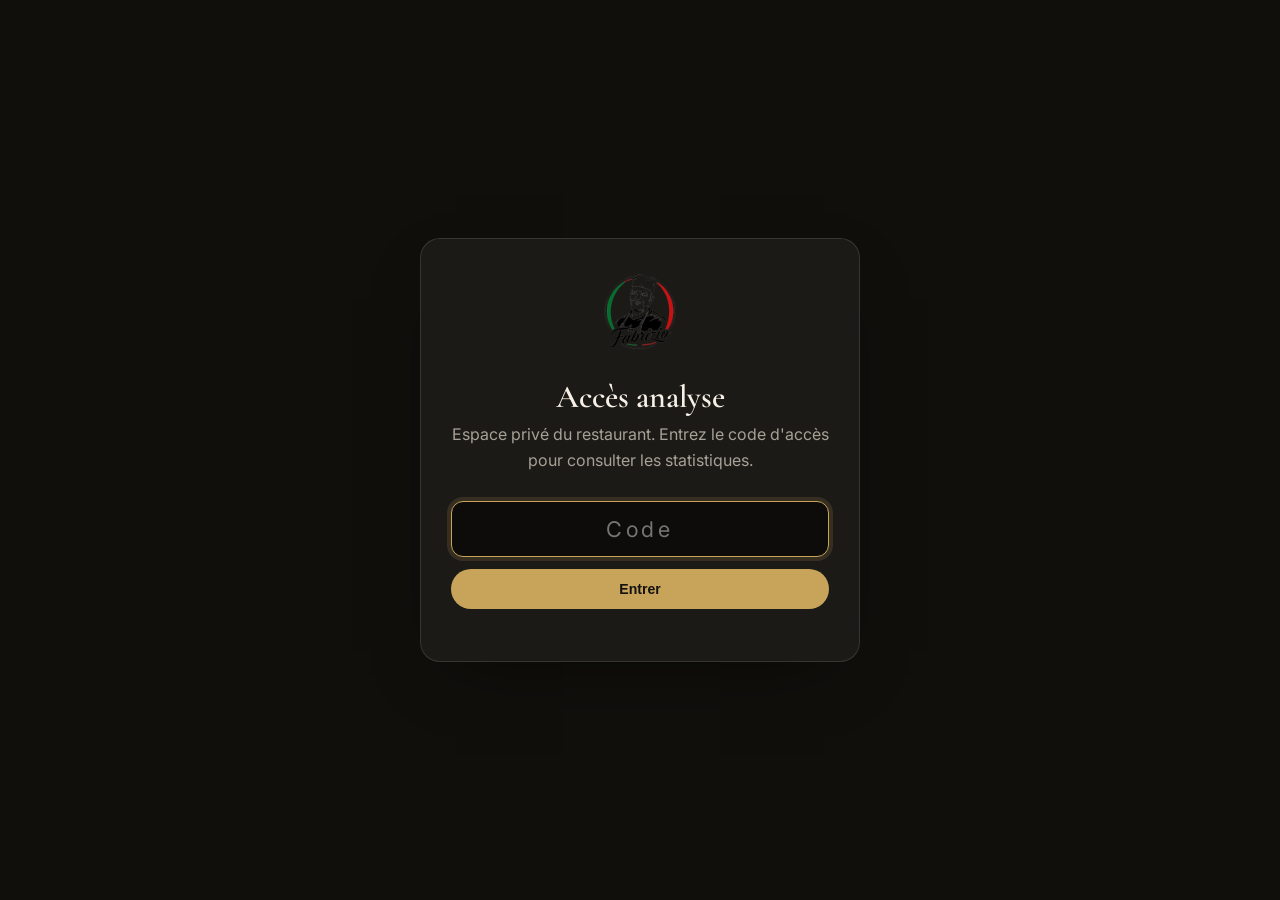
<file: analyse.html>
<!doctype html>
<html lang="fr">
<head>
<meta charset="utf-8" />
<meta name="viewport" content="width=device-width,initial-scale=1,viewport-fit=cover" />
<title>Analyse — Made in Italy Lourdes</title>
<meta name="robots" content="noindex,nofollow" />
<meta name="theme-color" content="#11100d" />
<link rel="icon" type="image/png" sizes="64x64" href="assets/favicon-64.png" />
<link rel="apple-touch-icon" href="assets/apple-touch-icon.png" />
<link rel="preconnect" href="https://fonts.googleapis.com" />
<link rel="preconnect" href="https://fonts.gstatic.com" crossorigin />
<link href="https://fonts.googleapis.com/css2?family=Cormorant+Garamond:wght@500;600;700&family=Inter:wght@400;500;600;700&display=swap" rel="stylesheet" />
<style>
:root {
  --bg:#11100d;
  --panel:#1c1a16;
  --panel-soft:#24211c;
  --paper:#f7f0e6;
  --muted:#a7a097;
  --line:rgba(247,240,230,.12);
  --line-strong:rgba(247,240,230,.2);
  --gold:#c8a45a;
  --red:#bf513a;
  --green:#2d8a58;
  --amber:#d99343;
  --cream:#f7f0e6;
  --shadow:0 24px 70px -36px rgba(0,0,0,.72);
}
* { box-sizing:border-box; }
html, body { margin:0; padding:0; background:var(--bg); color:var(--paper); font-family:Inter, system-ui, sans-serif; -webkit-font-smoothing:antialiased; }
body {
  background:
    radial-gradient(1100px 600px at 80% -200px, rgba(200,164,90,.10), transparent 60%),
    radial-gradient(900px 500px at -100px 30%, rgba(191,81,58,.08), transparent 60%),
    var(--bg);
  min-height:100vh;
}
a { color:inherit; text-decoration:none; }
.panel {
  background:var(--panel);
  border:1px solid var(--line);
  border-radius:20px;
  box-shadow:var(--shadow);
}
.serif { font-family:"Cormorant Garamond", Georgia, serif; font-weight:600; }
.muted { color:var(--muted); }
.kicker { font-size:.7rem; letter-spacing:.32em; text-transform:uppercase; color:var(--muted); }
.field {
  background:#0d0c0a; color:var(--paper); border:1px solid var(--line-strong);
  border-radius:12px; padding:.85rem 1rem; font-family:inherit; font-size:1rem;
}
.field:focus { outline:none; border-color:var(--gold); box-shadow:0 0 0 4px rgba(200,164,90,.15); }
.btn {
  display:inline-flex; align-items:center; gap:.5rem;
  padding:.7rem 1.2rem; border-radius:9999px; font-weight:600; font-size:.88rem;
  border:1px solid var(--line-strong); color:var(--paper); background:transparent;
  cursor:pointer; transition:all .25s ease;
}
.btn:hover { background:rgba(247,240,230,.06); border-color:var(--gold); }
.btn-primary { background:var(--gold); color:#14110e; border-color:transparent; }
.btn-primary:hover { background:#d6b56b; }

/* PIN lock */
.pin-lock {
  position:fixed; inset:0; z-index:100; display:none;
  align-items:center; justify-content:center; padding:24px;
  background:rgba(17,16,13,.92); backdrop-filter:blur(14px);
}
.pin-lock.active { display:flex; }
.pin-box { width:min(440px,100%); padding:30px; text-align:center; }
.pin-box img { width:86px; height:86px; object-fit:contain; margin-bottom:18px; }
.pin-box h2 { font-size:2rem; margin:0 0 6px; }
.pin-box p { color:var(--muted); line-height:1.6; margin:0 0 16px; }
.pin-box input { width:100%; text-align:center; font-size:1.35rem; letter-spacing:.18em; margin:12px 0; }
.pin-error { min-height:22px; color:#f1aa9e; font-size:.9rem; }

/* Layout */
.app { max-width:1400px; margin:0 auto; padding:24px 28px 80px; }
.topbar {
  display:flex; align-items:center; gap:18px; flex-wrap:wrap;
  padding:14px 0 22px;
  border-bottom:1px solid var(--line);
  margin-bottom:26px;
}
.logo { display:flex; align-items:center; gap:12px; font-family:"Cormorant Garamond", serif; font-size:1.4rem; }
.logo img { width:36px; height:36px; }
.top-nav { display:flex; gap:18px; margin-left:18px; }
.top-nav a { color:var(--muted); font-size:.92rem; padding:.45rem .85rem; border-radius:9999px; transition:all .25s ease; }
.top-nav a:hover { color:var(--paper); background:rgba(247,240,230,.05); }
.top-nav a.active { color:#14110e; background:var(--gold); }
.spacer { flex:1; }
.sync-pill { font-size:.78rem; color:var(--muted); padding:.35rem .8rem; border:1px solid var(--line); border-radius:9999px; }

/* Hero */
.hero {
  display:grid; grid-template-columns:minmax(0,1fr) auto; gap:24px;
  align-items:end; margin-bottom:26px;
}
.hero h1 { font-family:"Cormorant Garamond", serif; font-size:2.6rem; font-weight:600; margin:8px 0 4px; line-height:1.05; }
.hero h1 .accent { color:var(--gold); font-style:italic; }
.hero .lede { color:var(--muted); font-size:1rem; max-width:520px; }
.period-tabs { display:flex; gap:6px; padding:5px; background:var(--panel-soft); border:1px solid var(--line); border-radius:9999px; }
.period-tabs button {
  border:none; background:transparent; color:var(--muted); padding:.55rem 1.1rem;
  border-radius:9999px; cursor:pointer; font-family:inherit; font-size:.9rem; font-weight:500;
  transition:all .25s ease;
}
.period-tabs button.active { background:var(--gold); color:#14110e; }
.period-tabs button:not(.active):hover { color:var(--paper); }

/* KPI grid */
.kpis { display:grid; grid-template-columns:repeat(6, minmax(0,1fr)); gap:14px; margin-bottom:24px; }
.kpi { padding:18px 18px 16px; }
.kpi .kicker { display:block; margin-bottom:10px; }
.kpi .value { font-family:"Cormorant Garamond", serif; font-size:2.4rem; font-weight:600; line-height:1; letter-spacing:-.01em; }
.kpi .sub { display:flex; align-items:center; gap:8px; margin-top:8px; font-size:.8rem; }
.delta { display:inline-flex; align-items:center; gap:3px; padding:2px 8px; border-radius:9999px; font-weight:600; font-size:.74rem; }
.delta.up { background:rgba(45,138,88,.18); color:#7cd3a0; }
.delta.down { background:rgba(191,81,58,.18); color:#f1aa9e; }
.delta.flat { background:rgba(247,240,230,.08); color:var(--muted); }

/* Charts grid */
.grid-2 { display:grid; grid-template-columns:repeat(2, minmax(0,1fr)); gap:18px; margin-bottom:18px; }
.grid-3 { display:grid; grid-template-columns:repeat(3, minmax(0,1fr)); gap:18px; margin-bottom:18px; }
.chart-card { padding:22px 22px 18px; }
.chart-card h3 { font-family:"Cormorant Garamond", serif; font-size:1.4rem; font-weight:600; margin:0 0 4px; }
.chart-card .sub-title { color:var(--muted); font-size:.85rem; margin-bottom:18px; }
.chart-card svg { width:100%; height:auto; display:block; overflow:visible; }
.chart-legend { display:flex; flex-wrap:wrap; gap:14px; margin-top:14px; font-size:.82rem; color:var(--muted); }
.chart-legend .dot { display:inline-block; width:10px; height:10px; border-radius:50%; margin-right:6px; vertical-align:middle; }

/* Insights */
.insights { padding:24px; }
.insight {
  display:flex; gap:14px; align-items:flex-start; padding:14px 0;
  border-bottom:1px solid var(--line);
}
.insight:last-child { border-bottom:none; }
.insight .icon {
  flex-shrink:0; width:36px; height:36px; border-radius:10px;
  display:flex; align-items:center; justify-content:center; font-size:1rem;
}
.insight.warn .icon { background:rgba(191,81,58,.18); color:#f1aa9e; }
.insight.good .icon { background:rgba(45,138,88,.18); color:#7cd3a0; }
.insight.info .icon { background:rgba(200,164,90,.18); color:var(--gold); }
.insight .body { flex:1; }
.insight .body strong { display:block; font-weight:600; margin-bottom:3px; }
.insight .body span { color:var(--muted); font-size:.88rem; line-height:1.5; }

/* Misc */
.bar-row { display:flex; align-items:center; gap:12px; padding:9px 0; font-size:.9rem; }
.bar-row .label { flex:0 0 110px; color:var(--muted); }
.bar-row .bar { flex:1; height:10px; background:var(--panel-soft); border-radius:9999px; overflow:hidden; }
.bar-row .bar > span { display:block; height:100%; background:linear-gradient(90deg, var(--gold), #e0b96d); border-radius:9999px; transition:width .6s cubic-bezier(.2,.7,.2,1); }
.bar-row .v { flex:0 0 60px; text-align:right; font-weight:600; }

.data-status { font-size:.8rem; color:var(--muted); padding:14px 0; }

/* Responsive */
@media (max-width: 1100px) {
  .kpis { grid-template-columns:repeat(3, minmax(0,1fr)); }
  .grid-3 { grid-template-columns:1fr; }
}
@media (max-width: 720px) {
  .app { padding:16px 14px 100px; }
  .hero { grid-template-columns:1fr; align-items:start; }
  .kpis { grid-template-columns:repeat(2, minmax(0,1fr)); }
  .grid-2 { grid-template-columns:1fr; }
  .hero h1 { font-size:2rem; }
  .topbar { gap:10px; }
  .top-nav { margin-left:0; gap:8px; flex-wrap:wrap; }
  .top-nav a { padding:.4rem .7rem; font-size:.84rem; }
  .period-tabs button { padding:.45rem .8rem; font-size:.82rem; }
}
</style>
</head>
<body>

<!-- PIN LOCK -->
<div class="pin-lock active" id="pinLock">
  <form class="pin-box panel" id="pinForm">
    <img src="assets/logo-couleur-italie-web.png" alt="Made in Italy" onerror="this.style.display='none'">
    <h2 class="serif">Accès analyse</h2>
    <p>Espace privé du restaurant. Entrez le code d'accès pour consulter les statistiques.</p>
    <input class="field" id="pinInput" inputmode="numeric" autocomplete="one-time-code" placeholder="Code" maxlength="8" />
    <button class="btn btn-primary" type="submit" style="width:100%; justify-content:center;">Entrer</button>
    <div class="pin-error" id="pinError"></div>
  </form>
</div>

<main class="app" id="app" style="display:none;">

  <!-- TOPBAR -->
  <header class="topbar">
    <a class="logo" href="dashboard.html">
      <img src="assets/logo-couleur-italie-web.png" alt="" onerror="this.style.display='none'">
      <span>Made in Italy</span>
    </a>
    <nav class="top-nav" aria-label="Navigation">
      <a href="dashboard.html">Réservations</a>
      <a href="equipe.html">Équipe</a>
      <a class="active" href="analyse.html">Analyse</a>
    </nav>
    <div class="spacer"></div>
    <span class="sync-pill" id="lastSync">Chargement…</span>
    <button class="btn" id="refreshBtn" type="button">Actualiser</button>
  </header>

  <!-- HERO -->
  <section class="hero">
    <div>
      <span class="kicker">Pilotage</span>
      <h1>Analyse <span class="accent">stratégique</span></h1>
      <p class="lede" id="periodLabel">Vue d'ensemble des réservations, conversions et tendances.</p>
    </div>
    <div class="period-tabs" id="periodTabs" role="tablist" aria-label="Période d'analyse">
      <button data-period="week" type="button">Semaine</button>
      <button data-period="month" type="button" class="active">Mois</button>
      <button data-period="quarter" type="button">Trimestre</button>
      <button data-period="year" type="button">Année</button>
    </div>
  </section>

  <!-- KPIs -->
  <section class="kpis" id="kpis">
    <!-- 6 KPI cards injected by JS -->
  </section>

  <!-- CHART : volume over time (full width) -->
  <section class="chart-card panel" style="margin-bottom:18px;">
    <h3>Volume de réservations</h3>
    <p class="sub-title" id="volumeSubtitle">Évolution jour par jour sur la période.</p>
    <svg id="chartVolume" viewBox="0 0 1000 280" preserveAspectRatio="none"></svg>
    <div class="chart-legend">
      <span><span class="dot" style="background:var(--gold);"></span>Réservations</span>
      <span><span class="dot" style="background:#7cd3a0;"></span>Couverts confirmés</span>
      <span><span class="dot" style="background:#f1aa9e;"></span>Annulations</span>
    </div>
  </section>

  <!-- CHARTS : status donut + jour de semaine -->
  <section class="grid-2">
    <div class="chart-card panel">
      <h3>Répartition par statut</h3>
      <p class="sub-title">Distribution des réservations selon leur état final.</p>
      <div style="display:flex; align-items:center; gap:24px; flex-wrap:wrap;">
        <svg id="chartStatus" viewBox="0 0 200 200" style="width:200px; height:200px; flex-shrink:0;"></svg>
        <div id="statusLegend" style="flex:1; min-width:180px;"></div>
      </div>
    </div>

    <div class="chart-card panel">
      <h3>Par jour de semaine</h3>
      <p class="sub-title">Quels jours concentrent le plus de réservations.</p>
      <svg id="chartDow" viewBox="0 0 600 280" preserveAspectRatio="none"></svg>
    </div>
  </section>

  <!-- CHARTS : créneaux horaires + emplacement -->
  <section class="grid-2">
    <div class="chart-card panel">
      <h3>Par créneau horaire</h3>
      <p class="sub-title">Service du midi vs service du soir, par tranche d'heure.</p>
      <svg id="chartHour" viewBox="0 0 600 280" preserveAspectRatio="none"></svg>
    </div>

    <div class="chart-card panel">
      <h3>Salle vs Terrasse</h3>
      <p class="sub-title">Répartition entre les espaces, et part annulée.</p>
      <div id="areaSplit"></div>
    </div>
  </section>

  <!-- CHARTS : taille des groupes + meilleurs jours -->
  <section class="grid-2">
    <div class="chart-card panel">
      <h3>Taille des tables</h3>
      <p class="sub-title">Profil des groupes accueillis sur la période.</p>
      <div id="partySize"></div>
    </div>

    <div class="chart-card panel">
      <h3>Meilleurs jours</h3>
      <p class="sub-title">Top 5 des journées en nombre de couverts.</p>
      <div id="topDays"></div>
    </div>
  </section>

  <!-- INSIGHTS -->
  <section class="chart-card panel insights">
    <h3>Observations & pistes d'action</h3>
    <p class="sub-title">Recommandations générées automatiquement à partir de tes données.</p>
    <div id="insights"></div>
  </section>

  <p class="data-status" id="dataStatus">Initialisation…</p>
</main>

<script>
/* =========================================================
   CONFIG — mêmes valeurs que dashboard.html
   ========================================================= */
const DASHBOARD_PIN = '1130';
const DASHBOARD_FEED_URL = 'https://docs.google.com/spreadsheets/d/e/2PACX-1vQOuHuyjj9W-gBZ6vN7S7VDqPNRHbNbFLBCsO7gUnPSyibAXbfj5cneQ1Smixf0ztrUjW1Ixv5ss2CZ/pub?gid=1472754258&single=true&output=csv';
const SESSION_UNLOCK_KEY = 'madeItalyDashboardUnlocked';

/* =========================================================
   PIN LOCK
   ========================================================= */
function showApp() {
  document.getElementById('pinLock').classList.remove('active');
  document.getElementById('app').style.display = 'block';
  bootstrap();
}
function tryUnlock() {
  if (sessionStorage.getItem(SESSION_UNLOCK_KEY) === '1') {
    showApp();
    return true;
  }
  return false;
}
document.getElementById('pinForm').addEventListener('submit', (e) => {
  e.preventDefault();
  const input = document.getElementById('pinInput').value.trim();
  const err = document.getElementById('pinError');
  if (input === DASHBOARD_PIN) {
    sessionStorage.setItem(SESSION_UNLOCK_KEY, '1');
    err.textContent = '';
    showApp();
  } else {
    err.textContent = 'Code incorrect. Réessayez.';
    document.getElementById('pinInput').value = '';
    document.getElementById('pinInput').focus();
  }
});
if (!tryUnlock()) document.getElementById('pinInput').focus();

/* =========================================================
   STATE
   ========================================================= */
const state = {
  reservations: [],
  period: 'month',
  lastSync: null,
};

/* =========================================================
   HELPERS
   ========================================================= */
function clamp(v, a, b) { return Math.max(a, Math.min(b, v)); }
function todayOffset(days) {
  const d = new Date();
  d.setDate(d.getDate() + days);
  return d.toISOString().slice(0, 10);
}
function pad(n) { return String(n).padStart(2, '0'); }
function isoDate(d) { return `${d.getFullYear()}-${pad(d.getMonth()+1)}-${pad(d.getDate())}`; }
function frDate(s) {
  if (!s) return '';
  const [y, m, d] = s.split('-').map(Number);
  if (!y) return s;
  return `${pad(d)}/${pad(m)}/${y}`;
}
function periodDays() {
  return state.period === 'week' ? 7 : state.period === 'month' ? 30 : state.period === 'quarter' ? 90 : 365;
}
function periodLabel() {
  return state.period === 'week' ? '7 derniers jours' : state.period === 'month' ? '30 derniers jours' : state.period === 'quarter' ? '90 derniers jours' : '365 derniers jours';
}
function escapeHtml(s) {
  return String(s ?? '').replace(/[&<>"]/g, c => ({'&':'&amp;','<':'&lt;','>':'&gt;','"':'&quot;'}[c]));
}

/* =========================================================
   CSV PARSING (mêmes regex que dashboard, tolérant date/heure)
   ========================================================= */
function parseCsvLine(line) {
  const out = []; let cur = ''; let inQ = false;
  for (let i = 0; i < line.length; i++) {
    const ch = line[i];
    if (inQ) {
      if (ch === '"' && line[i+1] === '"') { cur += '"'; i++; }
      else if (ch === '"') inQ = false;
      else cur += ch;
    } else {
      if (ch === '"') inQ = true;
      else if (ch === ',') { out.push(cur); cur = ''; }
      else cur += ch;
    }
  }
  out.push(cur);
  return out;
}
function parseCsv(text) {
  const lines = text.split(/\r?\n/).filter(Boolean);
  if (lines.length < 2) return [];
  const headers = parseCsvLine(lines[0]).map(h => h.trim());
  return lines.slice(1).map(line => {
    const vals = parseCsvLine(line);
    return headers.reduce((row, h, i) => { row[h] = (vals[i] || '').trim(); return row; }, {});
  });
}
function toIsoDate(v) {
  if (!v) return '';
  const s = String(v).trim();
  let m = s.match(/^(\d{4})-(\d{2})-(\d{2})/);
  if (m) return `${m[1]}-${m[2]}-${m[3]}`;
  m = s.match(/^(\d{1,2})[\/\-\.](\d{1,2})[\/\-\.](\d{2,4})/);
  if (m) {
    const y = m[3].length === 2 ? '20' + m[3] : m[3];
    return `${y}-${m[2].padStart(2,'0')}-${m[1].padStart(2,'0')}`;
  }
  const d = new Date(s);
  return isNaN(d) ? '' : d.toISOString().slice(0, 10);
}
function toHhMm(v) {
  if (!v) return '';
  const s = String(v).trim();
  let m = s.match(/^(\d{1,2})[h:](\d{2})/i);
  if (m) return `${m[1].padStart(2,'0')}:${m[2]}`;
  m = s.match(/^(\d{1,2})\s*h$/i);
  if (m) return `${m[1].padStart(2,'0')}:00`;
  return s.slice(0, 5);
}
function normalize(item) {
  const summary = item.summary || item.title || item.name || '';
  const start = item.start?.dateTime || item.start || item.google_start || '';
  const dateFromStart = typeof start === 'string' ? start.slice(0, 10) : '';
  const timeFromStart = typeof start === 'string' && start.includes('T') ? start.slice(11, 16) : '';
  const rawStatus = String(item.status || '').trim().toLowerCase().replace(/[\s-]+/g, '_');
  return {
    name: item.name || summary || 'Client',
    date: toIsoDate(item.date) || toIsoDate(dateFromStart) || '',
    time: toHhMm(item.time) || toHhMm(timeFromStart) || '',
    people: Number(String(item.people || item.covers || item.personnes || 1).match(/\d+/)?.[0] || 1),
    area: item.area || item.space || item.emplacement || '',
    status: rawStatus || 'pending',
    message: item.message || item.description || '',
  };
}

/* =========================================================
   LOAD
   ========================================================= */
async function loadReservations() {
  const status = document.getElementById('dataStatus');
  const isLocalFile = location.protocol === 'file:';
  if (isLocalFile) {
    status.innerHTML = '⚠ Prévisualisation locale (<code>file://</code>) — le navigateur bloque la connexion à Google Sheets. <strong>Upload sur Vercel</strong> pour voir les vraies données, ou lance un mini-serveur local : <code>python3 -m http.server 8000</code>.';
    state.reservations = [];
    render();
    return;
  }
  status.textContent = 'Actualisation en cours…';
  try {
    const url = `${DASHBOARD_FEED_URL}${DASHBOARD_FEED_URL.includes('?') ? '&' : '?'}_=${Date.now()}`;
    const resp = await fetch(url, { cache: 'no-store' });
    if (!resp.ok) throw new Error('Flux indisponible (HTTP ' + resp.status + ')');
    const raw = await resp.text();
    const list = parseCsv(raw).map(normalize).filter(r => r.date);
    state.reservations = list;
    state.lastSync = new Date();
    status.textContent = `Données synchronisées avec Google Sheets · ${list.length} réservations chargées sur l'historique disponible.`;
    document.getElementById('lastSync').textContent = `Dernière synchro : ${state.lastSync.toLocaleTimeString('fr-FR', {hour:'2-digit', minute:'2-digit'})}`;
    render();
  } catch (e) {
    status.textContent = `Flux indisponible (${e.message}). Vérifie la publication du Sheet : Fichier → Partager → Publier sur le Web.`;
    state.reservations = [];
    render();
  }
}

/* =========================================================
   METRIC COMPUTATION
   ========================================================= */
function withinPeriod(list, daysBack, offset = 0) {
  const end = new Date(); end.setDate(end.getDate() - offset);
  const start = new Date(end); start.setDate(start.getDate() - daysBack);
  const startStr = isoDate(start), endStr = isoDate(end);
  return list.filter(r => r.date >= startStr && r.date <= endStr);
}
function summary(list) {
  const total = list.length;
  const confirmed = list.filter(r => r.status === 'confirmed' || r.status === 'arrived').length;
  const arrived = list.filter(r => r.status === 'arrived').length;
  const pending = list.filter(r => r.status === 'pending').length;
  const cancelled = list.filter(r => r.status === 'cancelled').length;
  const noShow = list.filter(r => r.status === 'no_show').length;
  const coversAll = list.reduce((a, r) => a + r.people, 0);
  const coversConfirmed = list.filter(r => r.status === 'confirmed' || r.status === 'arrived').reduce((a, r) => a + r.people, 0);
  const avg = total ? coversAll / total : 0;
  const cancelRate = total ? (cancelled / total) * 100 : 0;
  const noShowRate = total ? (noShow / total) * 100 : 0;
  return { total, confirmed, arrived, pending, cancelled, noShow, coversAll, coversConfirmed, avg, cancelRate, noShowRate };
}
function deltaText(curr, prev, suffix = '', precision = 0) {
  if (!prev) return curr > 0 ? { v: '+∞', cls: 'up' } : { v: '—', cls: 'flat' };
  const d = ((curr - prev) / prev) * 100;
  const sign = d > 0 ? '+' : '';
  const cls = Math.abs(d) < 1 ? 'flat' : d > 0 ? 'up' : 'down';
  return { v: `${sign}${d.toFixed(precision)}%${suffix}`, cls };
}

/* =========================================================
   CHART RENDERERS (SVG inline, dépendance zéro)
   ========================================================= */
function renderVolumeChart(daily) {
  const svg = document.getElementById('chartVolume');
  const W = 1000, H = 280, padL = 40, padR = 20, padT = 20, padB = 36;
  const innerW = W - padL - padR, innerH = H - padT - padB;
  const n = daily.length;
  if (!n) { svg.innerHTML = '<text x="500" y="140" text-anchor="middle" fill="#a7a097" font-size="14">Pas de données sur cette période.</text>'; return; }
  const maxY = Math.max(1, ...daily.map(d => Math.max(d.total, d.coversConfirmed)));
  const stepX = innerW / Math.max(n - 1, 1);
  const xy = (i, v) => [padL + i * stepX, padT + innerH - (v / maxY) * innerH];

  // Y grid
  const gridLines = [0, 0.25, 0.5, 0.75, 1].map(p => {
    const y = padT + innerH * (1 - p);
    const val = Math.round(maxY * p);
    return `<line x1="${padL}" y1="${y}" x2="${W-padR}" y2="${y}" stroke="rgba(247,240,230,.06)" />
            <text x="${padL-8}" y="${y+4}" fill="#a7a097" font-size="11" text-anchor="end">${val}</text>`;
  }).join('');

  // X labels (every ~6 days)
  const labelStep = Math.max(1, Math.floor(n / 8));
  const xLabels = daily.map((d, i) => {
    if (i % labelStep !== 0 && i !== n - 1) return '';
    const [x] = xy(i, 0);
    return `<text x="${x}" y="${H-12}" fill="#a7a097" font-size="10" text-anchor="middle">${frDate(d.date).slice(0,5)}</text>`;
  }).join('');

  // Lines
  function path(series, color, smooth = true) {
    return daily.map((d, i) => {
      const [x, y] = xy(i, d[series]);
      return `${i === 0 ? 'M' : 'L'}${x.toFixed(1)} ${y.toFixed(1)}`;
    }).join(' ');
  }
  function dots(series, color) {
    return daily.map((d, i) => {
      const [x, y] = xy(i, d[series]);
      return `<circle cx="${x.toFixed(1)}" cy="${y.toFixed(1)}" r="2.5" fill="${color}" />`;
    }).join('');
  }

  svg.innerHTML = `
    ${gridLines}
    ${xLabels}
    <path d="${path('total')}" fill="none" stroke="#c8a45a" stroke-width="2.5" stroke-linecap="round" stroke-linejoin="round"/>
    <path d="${path('coversConfirmed')}" fill="none" stroke="#7cd3a0" stroke-width="2" stroke-linecap="round" stroke-linejoin="round" stroke-dasharray="0"/>
    <path d="${path('cancelled')}" fill="none" stroke="#f1aa9e" stroke-width="1.5" stroke-linecap="round" stroke-linejoin="round" stroke-dasharray="4 4"/>
    ${dots('total', '#c8a45a')}
  `;
}

function renderStatusDonut(s) {
  const svg = document.getElementById('chartStatus');
  const legend = document.getElementById('statusLegend');
  const segments = [
    { label: 'Confirmées', value: s.confirmed - s.arrived, color: '#c8a45a' },
    { label: 'Arrivées', value: s.arrived, color: '#7cd3a0' },
    { label: 'À confirmer', value: s.pending, color: '#d99343' },
    { label: 'Annulées', value: s.cancelled, color: '#f1aa9e' },
    { label: 'No-show', value: s.noShow, color: '#a47326' },
  ].filter(seg => seg.value > 0);
  const total = segments.reduce((a, b) => a + b.value, 0);
  if (!total) {
    svg.innerHTML = '<circle cx="100" cy="100" r="75" fill="none" stroke="rgba(247,240,230,.08)" stroke-width="22"/><text x="100" y="106" text-anchor="middle" fill="#a7a097" font-size="14">Pas de données</text>';
    legend.innerHTML = '';
    return;
  }
  const cx = 100, cy = 100, r = 75, sw = 22;
  let cumul = 0;
  const arcs = segments.map(seg => {
    const frac = seg.value / total;
    const startAngle = cumul * 2 * Math.PI - Math.PI / 2;
    cumul += frac;
    const endAngle = cumul * 2 * Math.PI - Math.PI / 2;
    const x1 = cx + r * Math.cos(startAngle), y1 = cy + r * Math.sin(startAngle);
    const x2 = cx + r * Math.cos(endAngle), y2 = cy + r * Math.sin(endAngle);
    const large = frac > 0.5 ? 1 : 0;
    return `<path d="M ${x1} ${y1} A ${r} ${r} 0 ${large} 1 ${x2} ${y2}" fill="none" stroke="${seg.color}" stroke-width="${sw}" stroke-linecap="butt"/>`;
  }).join('');
  svg.innerHTML = `
    <circle cx="${cx}" cy="${cy}" r="${r}" fill="none" stroke="rgba(247,240,230,.06)" stroke-width="${sw}"/>
    ${arcs}
    <text x="${cx}" y="${cy-4}" text-anchor="middle" fill="#f7f0e6" font-family="Cormorant Garamond" font-size="34" font-weight="600">${total}</text>
    <text x="${cx}" y="${cy+18}" text-anchor="middle" fill="#a7a097" font-size="11">réservations</text>
  `;
  legend.innerHTML = segments.map(seg => `
    <div style="display:flex; align-items:center; justify-content:space-between; padding:7px 0; border-bottom:1px solid rgba(247,240,230,.06); font-size:.88rem;">
      <span><span class="dot" style="background:${seg.color};"></span>${seg.label}</span>
      <span><strong>${seg.value}</strong> <span class="muted">(${Math.round(seg.value/total*100)}%)</span></span>
    </div>
  `).join('');
}

function renderDowChart(list) {
  const svg = document.getElementById('chartDow');
  const days = ['Lun', 'Mar', 'Mer', 'Jeu', 'Ven', 'Sam', 'Dim'];
  const buckets = [0,0,0,0,0,0,0];
  const covers = [0,0,0,0,0,0,0];
  list.forEach(r => {
    if (!r.date) return;
    const d = new Date(r.date + 'T12:00:00');
    const idx = (d.getDay() + 6) % 7; // Lun = 0
    buckets[idx]++;
    if (r.status === 'confirmed' || r.status === 'arrived') covers[idx] += r.people;
  });
  const W = 600, H = 280, padL = 30, padR = 14, padT = 14, padB = 34;
  const innerW = W - padL - padR, innerH = H - padT - padB;
  const maxY = Math.max(1, ...covers, ...buckets);
  const groupW = innerW / 7;
  const barW = groupW * 0.32;
  const bars = days.map((d, i) => {
    const xCenter = padL + i * groupW + groupW / 2;
    const hRes = (buckets[i] / maxY) * innerH;
    const hCov = (covers[i] / maxY) * innerH;
    return `
      <rect x="${xCenter - barW - 2}" y="${padT + innerH - hRes}" width="${barW}" height="${hRes}" fill="#c8a45a" rx="3"/>
      <rect x="${xCenter + 2}" y="${padT + innerH - hCov}" width="${barW}" height="${hCov}" fill="#7cd3a0" opacity=".75" rx="3"/>
      <text x="${xCenter}" y="${H-10}" fill="#a7a097" font-size="11" text-anchor="middle">${d}</text>
      <text x="${xCenter}" y="${padT + innerH - hRes - 4}" fill="#c8a45a" font-size="10" text-anchor="middle" font-weight="600">${buckets[i] || ''}</text>
    `;
  }).join('');
  svg.innerHTML = `
    <line x1="${padL}" y1="${padT+innerH}" x2="${W-padR}" y2="${padT+innerH}" stroke="rgba(247,240,230,.1)"/>
    ${bars}
    <text x="${padL}" y="${padT-2}" fill="#a7a097" font-size="10">Réservations · Couverts confirmés</text>
  `;
}

function renderHourChart(list) {
  const svg = document.getElementById('chartHour');
  // Build buckets 11h -> 23h
  const hours = []; for (let h = 11; h <= 23; h++) hours.push(h);
  const counts = hours.map(h => list.filter(r => {
    const t = r.time || '00:00';
    return parseInt(t.slice(0, 2)) === h;
  }).reduce((a, r) => a + r.people, 0));
  const W = 600, H = 280, padL = 30, padR = 14, padT = 14, padB = 34;
  const innerW = W - padL - padR, innerH = H - padT - padB;
  const maxY = Math.max(1, ...counts);
  const groupW = innerW / hours.length;
  const barW = groupW * 0.7;
  const bars = hours.map((h, i) => {
    const xCenter = padL + i * groupW + groupW / 2;
    const hBar = (counts[i] / maxY) * innerH;
    const isLunch = h >= 11 && h < 15;
    const color = isLunch ? '#d99343' : '#c8a45a';
    return `
      <rect x="${xCenter - barW/2}" y="${padT + innerH - hBar}" width="${barW}" height="${hBar}" fill="${color}" rx="3"/>
      <text x="${xCenter}" y="${H-10}" fill="#a7a097" font-size="10" text-anchor="middle">${h}h</text>
      ${counts[i] > 0 ? `<text x="${xCenter}" y="${padT + innerH - hBar - 4}" fill="${color}" font-size="10" text-anchor="middle" font-weight="600">${counts[i]}</text>` : ''}
    `;
  }).join('');
  svg.innerHTML = `
    <line x1="${padL}" y1="${padT+innerH}" x2="${W-padR}" y2="${padT+innerH}" stroke="rgba(247,240,230,.1)"/>
    ${bars}
    <text x="${padL}" y="${padT-2}" fill="#a7a097" font-size="10"><tspan fill="#d99343">●</tspan> Déjeuner   <tspan fill="#c8a45a">●</tspan> Dîner   · Couverts totaux</text>
  `;
}

function renderAreaSplit(list) {
  const cont = document.getElementById('areaSplit');
  const buckets = {};
  list.forEach(r => {
    const a = r.area || 'Non précisé';
    if (!buckets[a]) buckets[a] = { total: 0, covers: 0, cancelled: 0 };
    buckets[a].total++;
    buckets[a].covers += r.people;
    if (r.status === 'cancelled') buckets[a].cancelled++;
  });
  const entries = Object.entries(buckets).sort((a, b) => b[1].total - a[1].total).slice(0, 6);
  const max = Math.max(1, ...entries.map(e => e[1].total));
  if (!entries.length) { cont.innerHTML = '<p class="muted" style="font-size:.9rem;">Pas de données sur cette période.</p>'; return; }
  cont.innerHTML = entries.map(([label, v]) => `
    <div class="bar-row">
      <span class="label">${escapeHtml(label)}</span>
      <span class="bar"><span style="width:${(v.total/max*100).toFixed(1)}%"></span></span>
      <span class="v">${v.total} <span class="muted" style="font-weight:400; font-size:.78rem;">(${v.covers} cv)</span></span>
    </div>
  `).join('');
}

function renderPartySize(list) {
  const cont = document.getElementById('partySize');
  const buckets = { 'Solo (1)': 0, 'Couple (2)': 0, 'Petits (3-4)': 0, 'Moyens (5-6)': 0, 'Groupes (7+)': 0 };
  list.forEach(r => {
    const p = r.people;
    if (p === 1) buckets['Solo (1)']++;
    else if (p === 2) buckets['Couple (2)']++;
    else if (p <= 4) buckets['Petits (3-4)']++;
    else if (p <= 6) buckets['Moyens (5-6)']++;
    else buckets['Groupes (7+)']++;
  });
  const max = Math.max(1, ...Object.values(buckets));
  cont.innerHTML = Object.entries(buckets).map(([label, v]) => `
    <div class="bar-row">
      <span class="label">${escapeHtml(label)}</span>
      <span class="bar"><span style="width:${(v/max*100).toFixed(1)}%"></span></span>
      <span class="v">${v}</span>
    </div>
  `).join('');
}

function renderTopDays(list) {
  const cont = document.getElementById('topDays');
  const byDay = {};
  list.forEach(r => {
    if (r.status === 'cancelled') return;
    if (!byDay[r.date]) byDay[r.date] = { reservations: 0, covers: 0 };
    byDay[r.date].reservations++;
    byDay[r.date].covers += r.people;
  });
  const top = Object.entries(byDay).sort((a, b) => b[1].covers - a[1].covers).slice(0, 5);
  const max = Math.max(1, ...top.map(t => t[1].covers));
  if (!top.length) { cont.innerHTML = '<p class="muted" style="font-size:.9rem;">Pas de données.</p>'; return; }
  cont.innerHTML = top.map(([date, v]) => {
    const dow = ['Dim','Lun','Mar','Mer','Jeu','Ven','Sam'][new Date(date+'T12:00:00').getDay()];
    return `
      <div class="bar-row">
        <span class="label"><strong style="color:var(--paper);">${dow}</strong> ${frDate(date).slice(0,5)}</span>
        <span class="bar"><span style="width:${(v.covers/max*100).toFixed(1)}%"></span></span>
        <span class="v">${v.covers} cv</span>
      </div>
    `;
  }).join('');
}

/* =========================================================
   INSIGHTS
   ========================================================= */
function renderInsights(s, sPrev, list) {
  const cont = document.getElementById('insights');
  const items = [];

  // Cancellation rate alert
  if (s.cancelRate >= 15) {
    items.push({ type: 'warn', icon: '⚠', title: `Taux d'annulation élevé : ${s.cancelRate.toFixed(1)}%`, body: 'Au-dessus de 15%, envisage une politique de garantie (acompte, carte bancaire en garantie, ou rappel SMS J-1).' });
  } else if (s.cancelRate < 5 && s.total > 5) {
    items.push({ type: 'good', icon: '✓', title: `Taux d'annulation maîtrisé (${s.cancelRate.toFixed(1)}%)`, body: 'Continue sur cette voie. Le client respecte ses engagements.' });
  }

  // No-show
  if (s.noShowRate >= 5) {
    items.push({ type: 'warn', icon: '!', title: `${s.noShow} no-show sur la période (${s.noShowRate.toFixed(1)}%)`, body: 'Les no-show représentent du CA perdu sans préavis. Considère un SMS de confirmation J-1 avec demande de réponse.' });
  }

  // Pending pile
  if (s.pending > Math.max(3, s.total * 0.2)) {
    items.push({ type: 'warn', icon: '⏱', title: `${s.pending} réservations en attente de confirmation`, body: 'Traite ces demandes avant qu\'elles ne deviennent annulations.' });
  }

  // Evolution
  const dRes = sPrev.total ? ((s.total - sPrev.total) / sPrev.total) * 100 : 0;
  if (sPrev.total > 0) {
    if (dRes >= 10) items.push({ type: 'good', icon: '↑', title: `+${dRes.toFixed(0)}% de réservations vs période précédente`, body: `Passé de ${sPrev.total} à ${s.total}. Bonne dynamique.` });
    else if (dRes <= -10) items.push({ type: 'warn', icon: '↓', title: `${dRes.toFixed(0)}% de réservations vs période précédente`, body: `Passé de ${sPrev.total} à ${s.total}. Vérifie ta visibilité (Google Business Profile, réseaux, fiches partenaires).` });
  }

  // Best day of week
  const dow = ['Dim','Lun','Mar','Mer','Jeu','Ven','Sam'];
  const dowCount = [0,0,0,0,0,0,0];
  list.forEach(r => { if (r.date) dowCount[new Date(r.date+'T12:00:00').getDay()]++; });
  const bestIdx = dowCount.indexOf(Math.max(...dowCount));
  const worstIdx = dowCount.indexOf(Math.min(...dowCount.filter(c => c > 0).length ? dowCount : [0]));
  if (dowCount[bestIdx] > 0) {
    items.push({ type: 'info', icon: '★', title: `Meilleur jour : ${dow[bestIdx]} (${dowCount[bestIdx]} résa)`, body: `Concentre tes efforts marketing pour amplifier ce pic, ou pour combler les jours creux.` });
  }

  // Average party size
  if (s.avg >= 4) {
    items.push({ type: 'info', icon: '👥', title: `Tables familiales : moyenne de ${s.avg.toFixed(1)} couverts`, body: 'Tu accueilles surtout des groupes. Pense à mettre en avant ton offre groupes/menus séminaire.' });
  } else if (s.avg < 2.5 && s.total > 10) {
    items.push({ type: 'info', icon: '💑', title: `Clientèle couples (${s.avg.toFixed(1)} couverts en moyenne)`, body: 'Adresse intime. Soigne les offres Saint-Valentin, anniversaires, dîners romantiques.' });
  }

  // Conversion rate
  const arrivedRate = s.total ? (s.arrived / s.total) * 100 : 0;
  if (s.arrived > 0 && arrivedRate >= 70) {
    items.push({ type: 'good', icon: '✓', title: `Taux d'arrivée effectif : ${arrivedRate.toFixed(0)}%`, body: 'Les clients qui réservent viennent vraiment. Pipeline sain.' });
  }

  if (!items.length) {
    items.push({ type: 'info', icon: '⊙', title: 'Pas encore assez de données pour des observations fines', body: 'Reviens dans quelques jours pour des recommandations contextualisées.' });
  }

  cont.innerHTML = items.map(it => `
    <div class="insight ${it.type}">
      <div class="icon">${it.icon}</div>
      <div class="body">
        <strong>${escapeHtml(it.title)}</strong>
        <span>${escapeHtml(it.body)}</span>
      </div>
    </div>
  `).join('');
}

/* =========================================================
   ORCHESTRATION
   ========================================================= */
function buildDaily(list, daysBack) {
  const end = new Date(); const start = new Date(); start.setDate(start.getDate() - daysBack);
  const out = [];
  for (let d = new Date(start); d <= end; d.setDate(d.getDate() + 1)) {
    const ds = isoDate(d);
    const dayList = list.filter(r => r.date === ds);
    out.push({
      date: ds,
      total: dayList.length,
      coversConfirmed: dayList.filter(r => r.status === 'confirmed' || r.status === 'arrived').reduce((a, r) => a + r.people, 0),
      cancelled: dayList.filter(r => r.status === 'cancelled').length,
    });
  }
  return out;
}

function render() {
  const d = periodDays();
  const list = withinPeriod(state.reservations, d, 0);
  const listPrev = withinPeriod(state.reservations, d, d);
  const s = summary(list);
  const sPrev = summary(listPrev);

  // Period label
  const startDate = new Date(); startDate.setDate(startDate.getDate() - d);
  document.getElementById('periodLabel').textContent = `Période analysée : ${frDate(isoDate(startDate))} → ${frDate(todayOffset(0))} (${periodLabel()})`;
  document.getElementById('volumeSubtitle').textContent = `Évolution jour par jour sur les ${d} derniers jours.`;

  // KPIs
  const dRes = deltaText(s.total, sPrev.total);
  const dCov = deltaText(s.coversConfirmed, sPrev.coversConfirmed);
  const dCanc = deltaText(s.cancelRate, sPrev.cancelRate, 'pt');
  const dNs = deltaText(s.noShowRate, sPrev.noShowRate, 'pt');
  // Invert color logic for cancel/no-show: up is bad
  if (dCanc.cls === 'up') dCanc.cls = 'down'; else if (dCanc.cls === 'down') dCanc.cls = 'up';
  if (dNs.cls === 'up') dNs.cls = 'down'; else if (dNs.cls === 'down') dNs.cls = 'up';
  const dAvg = deltaText(s.avg, sPrev.avg, '', 1);

  document.getElementById('kpis').innerHTML = `
    <div class="kpi panel">
      <span class="kicker">Réservations</span>
      <div class="value">${s.total}</div>
      <div class="sub"><span class="delta ${dRes.cls}">${dRes.v}</span> <span class="muted">vs période préc.</span></div>
    </div>
    <div class="kpi panel">
      <span class="kicker">Couverts confirmés</span>
      <div class="value">${s.coversConfirmed}</div>
      <div class="sub"><span class="delta ${dCov.cls}">${dCov.v}</span> <span class="muted">vs période préc.</span></div>
    </div>
    <div class="kpi panel">
      <span class="kicker">Taux d'annulation</span>
      <div class="value">${s.cancelRate.toFixed(1)}<span style="font-size:1rem; color:var(--muted);">%</span></div>
      <div class="sub"><span class="delta ${dCanc.cls}">${dCanc.v}</span> <span class="muted">vs préc.</span></div>
    </div>
    <div class="kpi panel">
      <span class="kicker">Taux de no-show</span>
      <div class="value">${s.noShowRate.toFixed(1)}<span style="font-size:1rem; color:var(--muted);">%</span></div>
      <div class="sub"><span class="delta ${dNs.cls}">${dNs.v}</span> <span class="muted">vs préc.</span></div>
    </div>
    <div class="kpi panel">
      <span class="kicker">Taille moyenne</span>
      <div class="value">${s.avg.toFixed(1)}</div>
      <div class="sub"><span class="delta ${dAvg.cls}">${dAvg.v}</span> <span class="muted">couverts / résa</span></div>
    </div>
    <div class="kpi panel">
      <span class="kicker">En attente</span>
      <div class="value">${s.pending}</div>
      <div class="sub muted">à confirmer</div>
    </div>
  `;

  // Charts
  const daily = buildDaily(state.reservations, d);
  renderVolumeChart(daily);
  renderStatusDonut(s);
  renderDowChart(list);
  renderHourChart(list);
  renderAreaSplit(list);
  renderPartySize(list);
  renderTopDays(list);
  renderInsights(s, sPrev, list);
}

/* =========================================================
   EVENTS
   ========================================================= */
function bindEvents() {
  document.getElementById('refreshBtn').addEventListener('click', loadReservations);
  document.querySelectorAll('#periodTabs button').forEach(btn => {
    btn.addEventListener('click', () => {
      document.querySelectorAll('#periodTabs button').forEach(b => b.classList.remove('active'));
      btn.classList.add('active');
      state.period = btn.dataset.period;
      render();
    });
  });
}

function bootstrap() {
  bindEvents();
  loadReservations();
}
</script>
</body>
</html>
</file>
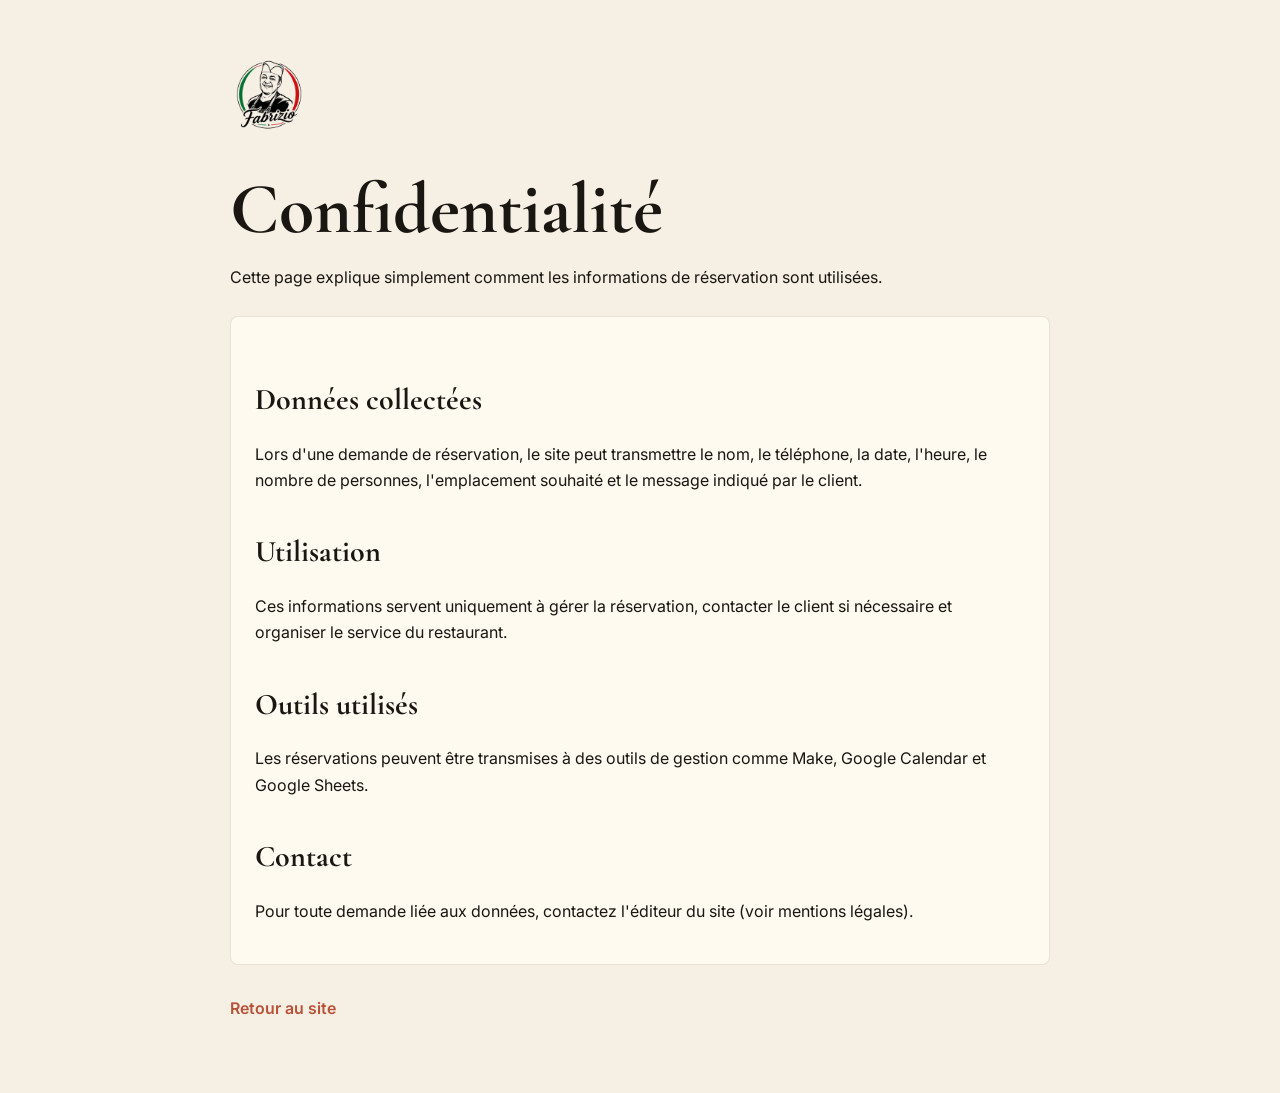
<file: confidentialite.html>
<!doctype html>
<html lang="fr">
<head>
<meta charset="utf-8">
<meta name="viewport" content="width=device-width,initial-scale=1">
<title>Confidentialité — Made in Italy Lourdes</title>
<meta name="robots" content="noindex">
<link rel="icon" type="image/png" sizes="64x64" href="assets/favicon-64.png">
<link rel="apple-touch-icon" href="assets/apple-touch-icon.png">
<link rel="preconnect" href="https://fonts.googleapis.com">
<link rel="preconnect" href="https://fonts.gstatic.com" crossorigin>
<link href="https://fonts.googleapis.com/css2?family=Cormorant+Garamond:wght@500;600&family=Inter:wght@400;500;600&display=swap" rel="stylesheet">
<style>
  body{margin:0;background:#f5efe4;color:#1a1612;font-family:Inter,system-ui,sans-serif;line-height:1.65}
  main{max-width:820px;margin:auto;padding:56px 22px 72px}
  img{height:78px;width:auto}
  h1{font-family:"Cormorant Garamond",Georgia,serif;font-size:clamp(42px,7vw,72px);line-height:.95;margin:34px 0 20px}
  h2{font-family:"Cormorant Garamond",Georgia,serif;font-size:30px;margin:34px 0 8px}
  a{color:#b8533a}
  .card{background:#fffaf0;border:1px solid rgba(26,22,18,.1);border-radius:8px;padding:24px;margin-top:26px}
  .back{display:inline-flex;margin-top:30px;text-decoration:none;font-weight:600}
</style>
</head>
<body>
<main>
  <a href="index.html#accueil"><img src="assets/logo-couleur-italie-web.png" alt="Made in Italy Lourdes"></a>
  <h1>Confidentialité</h1>
  <p>Cette page explique simplement comment les informations de réservation sont utilisées.</p>
  <div class="card">
    <h2>Données collectées</h2>
    <p>Lors d'une demande de réservation, le site peut transmettre le nom, le téléphone, la date, l'heure, le nombre de personnes, l'emplacement souhaité et le message indiqué par le client.</p>
    <h2>Utilisation</h2>
    <p>Ces informations servent uniquement à gérer la réservation, contacter le client si nécessaire et organiser le service du restaurant.</p>
    <h2>Outils utilisés</h2>
    <p>Les réservations peuvent être transmises à des outils de gestion comme Make, Google Calendar et Google Sheets.</p>
    <h2>Contact</h2>
    <p>Pour toute demande liée aux données, contactez l'éditeur du site (voir mentions légales).</p>
  </div>
  <a class="back" href="index.html#accueil">Retour au site</a>
</main>
</body>
</html>
</file>
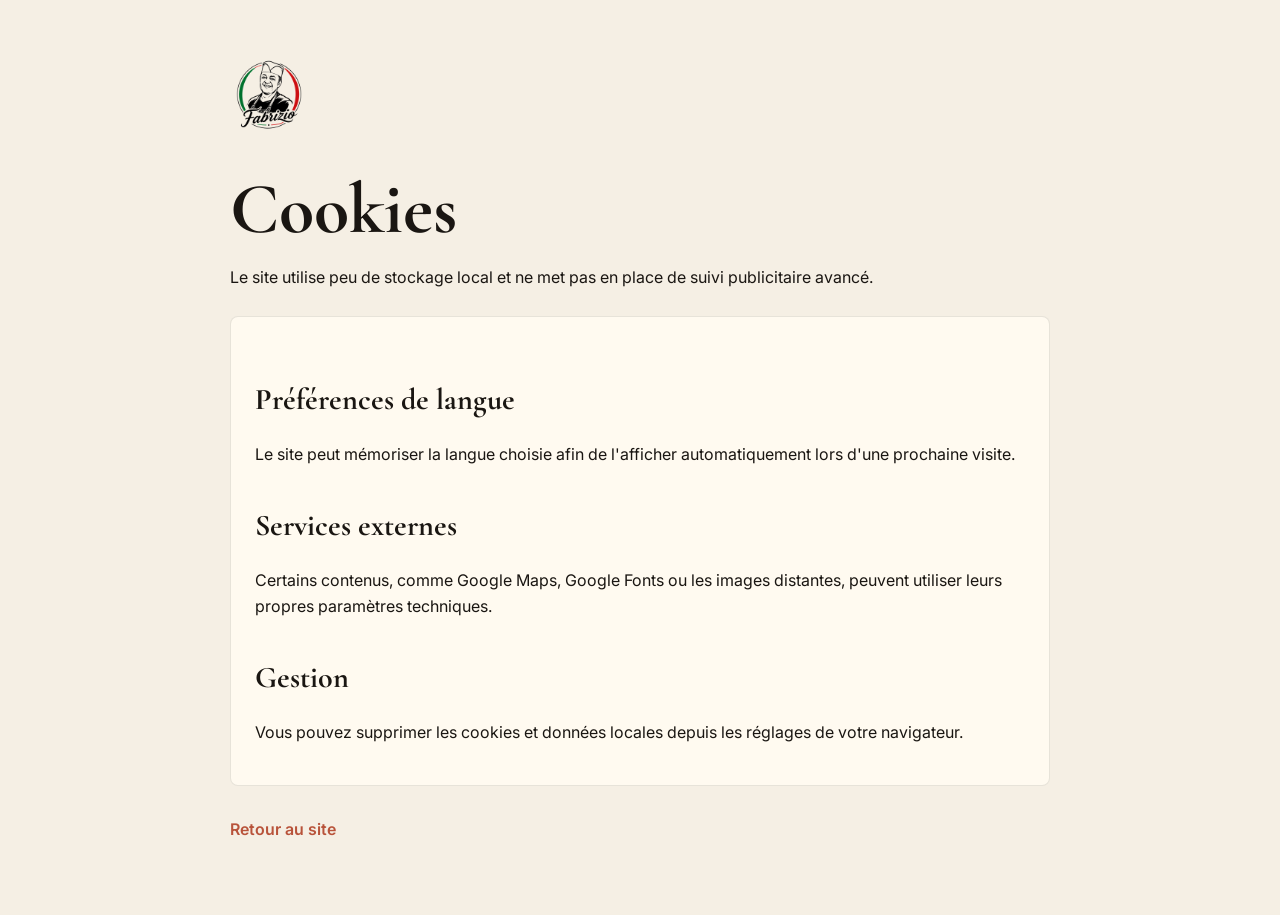
<file: cookies.html>
<!doctype html>
<html lang="fr">
<head>
<meta charset="utf-8">
<meta name="viewport" content="width=device-width,initial-scale=1">
<title>Cookies — Made in Italy Lourdes</title>
<meta name="robots" content="noindex">
<link rel="icon" type="image/png" sizes="64x64" href="assets/favicon-64.png">
<link rel="apple-touch-icon" href="assets/apple-touch-icon.png">
<link rel="preconnect" href="https://fonts.googleapis.com">
<link rel="preconnect" href="https://fonts.gstatic.com" crossorigin>
<link href="https://fonts.googleapis.com/css2?family=Cormorant+Garamond:wght@500;600&family=Inter:wght@400;500;600&display=swap" rel="stylesheet">
<style>
  body{margin:0;background:#f5efe4;color:#1a1612;font-family:Inter,system-ui,sans-serif;line-height:1.65}
  main{max-width:820px;margin:auto;padding:56px 22px 72px}
  img{height:78px;width:auto}
  h1{font-family:"Cormorant Garamond",Georgia,serif;font-size:clamp(42px,7vw,72px);line-height:.95;margin:34px 0 20px}
  h2{font-family:"Cormorant Garamond",Georgia,serif;font-size:30px;margin:34px 0 8px}
  a{color:#b8533a}
  .card{background:#fffaf0;border:1px solid rgba(26,22,18,.1);border-radius:8px;padding:24px;margin-top:26px}
  .back{display:inline-flex;margin-top:30px;text-decoration:none;font-weight:600}
</style>
</head>
<body>
<main>
  <a href="index.html#accueil"><img src="assets/logo-couleur-italie-web.png" alt="Made in Italy Lourdes"></a>
  <h1>Cookies</h1>
  <p>Le site utilise peu de stockage local et ne met pas en place de suivi publicitaire avancé.</p>
  <div class="card">
    <h2>Préférences de langue</h2>
    <p>Le site peut mémoriser la langue choisie afin de l'afficher automatiquement lors d'une prochaine visite.</p>
    <h2>Services externes</h2>
    <p>Certains contenus, comme Google Maps, Google Fonts ou les images distantes, peuvent utiliser leurs propres paramètres techniques.</p>
    <h2>Gestion</h2>
    <p>Vous pouvez supprimer les cookies et données locales depuis les réglages de votre navigateur.</p>
  </div>
  <a class="back" href="index.html#accueil">Retour au site</a>
</main>
</body>
</html>
</file>
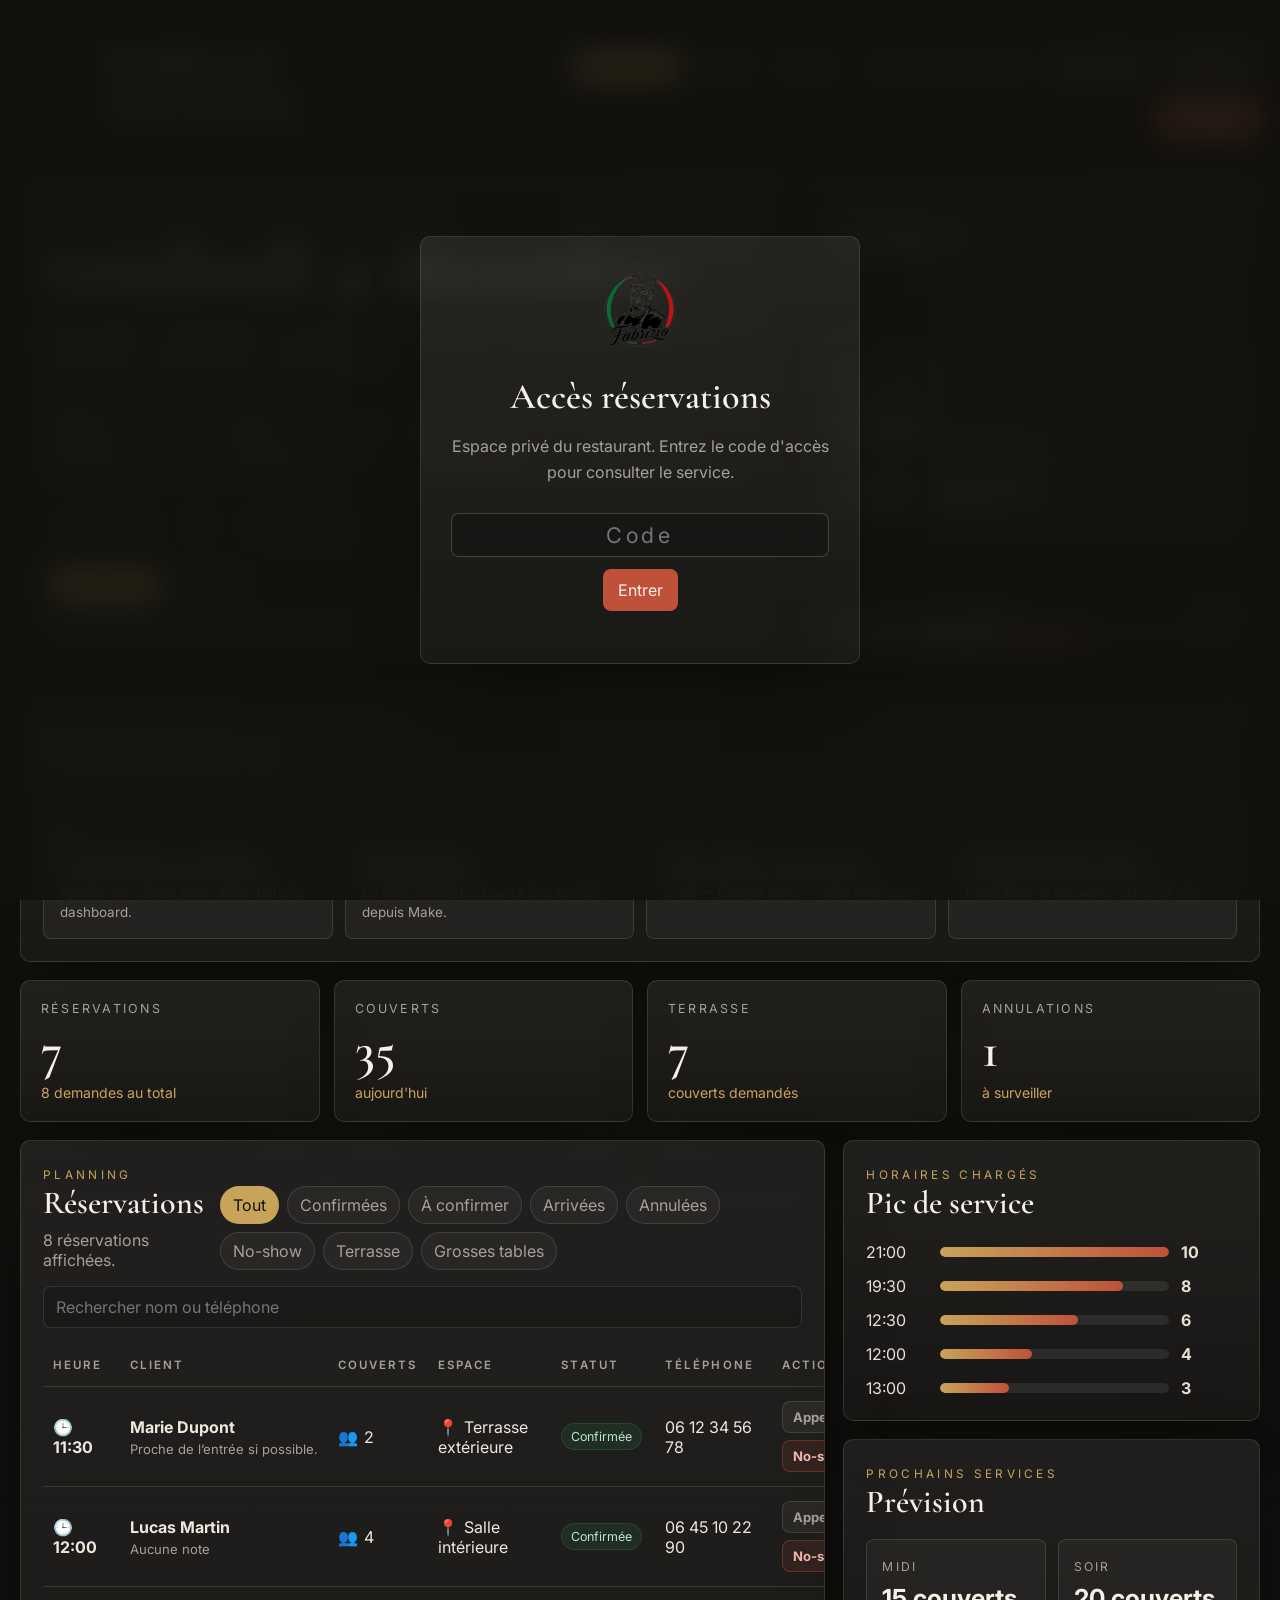
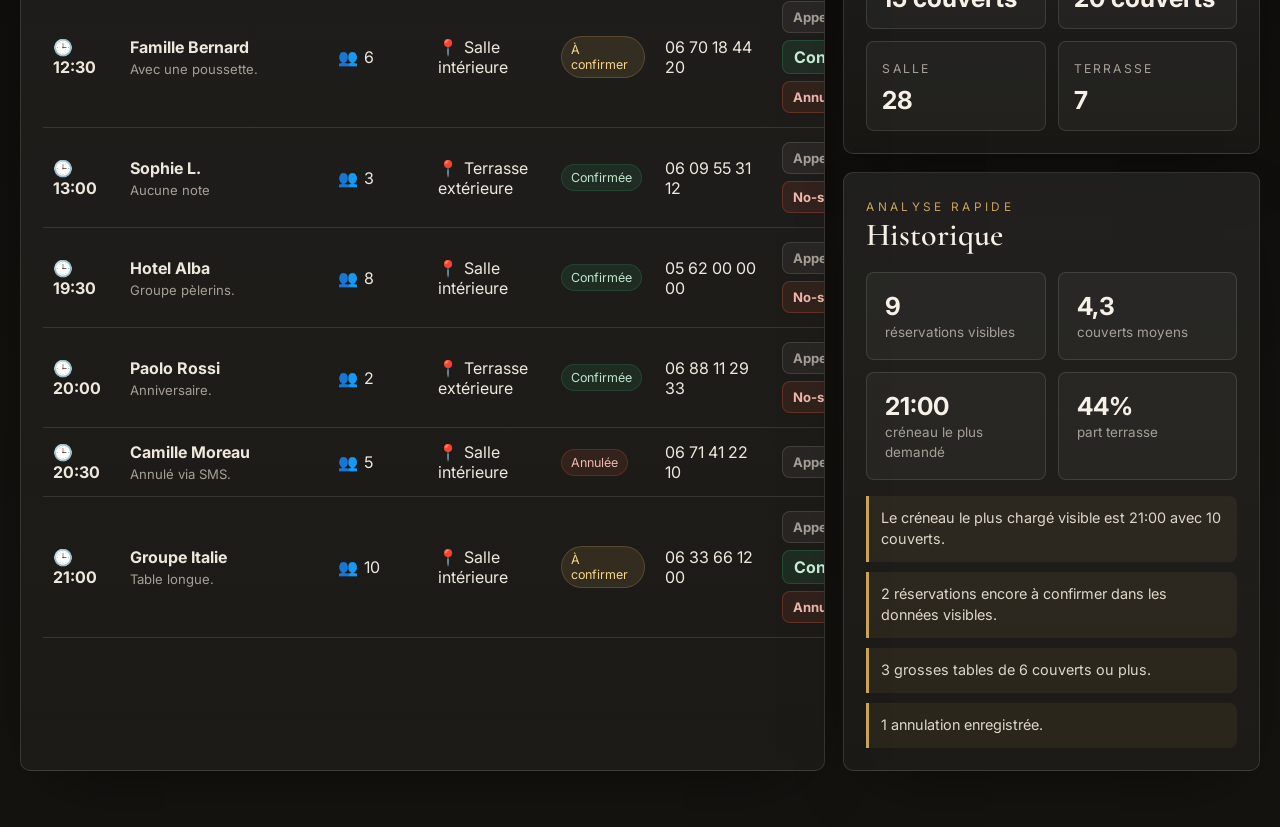
<file: dashboard.html>
<!doctype html>
<html lang="fr">
<head>
<meta charset="utf-8" />
<meta name="viewport" content="width=device-width,initial-scale=1,viewport-fit=cover" />
<title>Dashboard réservations — Made in Italy Lourdes</title>
<meta name="robots" content="noindex,nofollow" />
<meta name="theme-color" content="#11100d" />
<link rel="icon" type="image/png" sizes="64x64" href="assets/favicon-64.png" />
<link rel="apple-touch-icon" href="assets/apple-touch-icon.png" />
<link rel="preconnect" href="https://fonts.googleapis.com" />
<link rel="preconnect" href="https://fonts.gstatic.com" crossorigin />
<link href="https://fonts.googleapis.com/css2?family=Cormorant+Garamond:wght@500;600;700&family=Inter:wght@400;500;600;700&display=swap" rel="stylesheet" />
<style>
  :root {
    --bg:#11100d;
    --panel:#1c1a16;
    --panel-soft:#24211c;
    --paper:#f7f0e6;
    --muted:#a7a097;
    --line:rgba(247,240,230,.12);
    --line-strong:rgba(247,240,230,.2);
    --gold:#c8a45a;
    --red:#bf513a;
    --green:#2d8a58;
    --cream:#f7f0e6;
    --shadow:0 24px 70px -36px rgba(0,0,0,.72);
  }
  * { box-sizing:border-box; }
  html { min-height:100%; background:var(--bg); }
  body {
    margin:0;
    min-height:100%;
    color:var(--cream);
    font-family:Inter, system-ui, sans-serif;
    background:
      radial-gradient(1000px 460px at 10% -10%, rgba(200,164,90,.18), transparent 62%),
      radial-gradient(760px 380px at 100% 0%, rgba(191,81,58,.13), transparent 60%),
      linear-gradient(180deg, #15130f, #0f0e0c 62%, #15130f);
  }
  body::before {
    content:"";
    position:fixed;
    inset:0;
    pointer-events:none;
    opacity:.18;
    background-image:url("data:image/svg+xml,%3Csvg xmlns='http://www.w3.org/2000/svg' width='220' height='220'%3E%3Cfilter id='n'%3E%3CfeTurbulence type='fractalNoise' baseFrequency='.8' numOctaves='3' stitchTiles='stitch'/%3E%3C/filter%3E%3Crect width='100%25' height='100%25' filter='url(%23n)' opacity='.55'/%3E%3C/svg%3E");
    mix-blend-mode:soft-light;
  }
  button, input, select { font:inherit; }
  a { color:inherit; text-decoration:none; }
  .app { width:min(1240px, calc(100% - 32px)); margin:0 auto; padding:28px 0 56px; }
  .topbar {
    display:flex;
    align-items:center;
    justify-content:space-between;
    gap:20px;
    padding:16px 0 28px;
  }
  .brand { display:flex; align-items:center; gap:14px; min-width:0; }
  .brand img {
    width:72px;
    height:72px;
    object-fit:contain;
    filter:drop-shadow(0 10px 24px rgba(0,0,0,.45));
  }
  .brand-title { min-width:0; }
  .brand-title strong {
    display:block;
    font-family:"Cormorant Garamond", serif;
    font-size:clamp(1.65rem, 3vw, 2.45rem);
    line-height:1;
    letter-spacing:.01em;
  }
  .brand-title span {
    display:block;
    margin-top:6px;
    color:var(--muted);
    font-size:.82rem;
    letter-spacing:.28em;
    text-transform:uppercase;
  }
  .actions { display:flex; align-items:center; gap:10px; flex-wrap:wrap; justify-content:flex-end; }
  .top-nav {
    display:flex;
    align-items:center;
    gap:8px;
    flex-wrap:wrap;
  }
  .top-nav a {
    min-height:36px;
    display:inline-flex;
    align-items:center;
    padding:0 12px;
    border:1px solid var(--line);
    border-radius:999px;
    color:var(--muted);
    background:rgba(255,255,255,.04);
    font-size:.82rem;
    font-weight:700;
  }
  .top-nav a.active {
    color:#14110e;
    border-color:transparent;
    background:var(--gold);
  }
  .sync-pill {
    display:inline-flex;
    align-items:center;
    min-height:36px;
    padding:0 12px;
    border:1px solid var(--line);
    border-radius:999px;
    color:var(--muted);
    background:rgba(255,255,255,.04);
    font-size:.82rem;
  }
  .btn {
    display:inline-flex;
    align-items:center;
    justify-content:center;
    gap:8px;
    min-height:42px;
    padding:0 14px;
    border:1px solid var(--line-strong);
    border-radius:8px;
    color:var(--cream);
    background:rgba(255,255,255,.05);
    cursor:pointer;
    transition:.2s ease;
  }
  .btn:hover { border-color:rgba(247,240,230,.38); background:rgba(255,255,255,.08); }
  .btn-primary { border-color:transparent; background:var(--red); box-shadow:0 18px 34px -24px rgba(191,81,58,.9); }
  .btn-primary:hover { background:#ce5a42; }
  .btn[disabled] { opacity:.55; cursor:not-allowed; }
  .panel {
    background:linear-gradient(180deg, rgba(255,255,255,.075), rgba(255,255,255,.035));
    border:1px solid var(--line);
    border-radius:10px;
    box-shadow:var(--shadow);
  }
  .hero {
    display:grid;
    grid-template-columns:minmax(0, 1.25fr) minmax(280px, .75fr);
    gap:18px;
    align-items:stretch;
    margin-bottom:18px;
  }
  .hero-main { padding:28px; min-height:260px; position:relative; overflow:hidden; }
  .hero-main::after {
    content:"";
    position:absolute;
    right:-110px;
    top:-110px;
    width:320px;
    height:320px;
    border:1px solid rgba(200,164,90,.2);
    border-radius:999px;
    background:radial-gradient(circle, rgba(200,164,90,.1), transparent 64%);
  }
  .kicker { color:var(--gold); font-size:.74rem; letter-spacing:.28em; text-transform:uppercase; }
  h1, h2, h3 { margin:0; font-family:"Cormorant Garamond", serif; font-weight:600; }
  h1 { margin-top:12px; font-size:clamp(2.5rem, 6vw, 5rem); line-height:.9; max-width:780px; }
  .hero-copy { margin:18px 0 0; max-width:680px; color:#d5cec3; font-size:1.02rem; line-height:1.7; }
  .date-row { display:flex; gap:10px; flex-wrap:wrap; margin-top:26px; position:relative; z-index:1; }
  .field {
    min-height:44px;
    border:1px solid var(--line-strong);
    border-radius:8px;
    color:var(--cream);
    background:rgba(0,0,0,.18);
    padding:0 12px;
    color-scheme:dark;
  }
  .status {
    display:inline-flex;
    align-items:center;
    gap:8px;
    margin-top:18px;
    color:var(--muted);
    font-size:.86rem;
  }
  .status::before {
    content:"";
    width:8px;
    height:8px;
    border-radius:999px;
    background:var(--green);
    box-shadow:0 0 0 6px rgba(45,138,88,.16);
  }
  .quick-tabs {
    display:flex;
    gap:8px;
    flex-wrap:wrap;
    margin-top:18px;
    position:relative;
    z-index:1;
  }
  .quick-tab {
    min-height:36px;
    padding:0 12px;
    border:1px solid var(--line);
    border-radius:999px;
    color:var(--muted);
    background:rgba(255,255,255,.04);
    cursor:pointer;
  }
  .quick-tab.active { color:#14110e; background:var(--gold); border-color:transparent; }
  .ops-strip {
    display:grid;
    grid-template-columns:repeat(4, minmax(0,1fr));
    gap:10px;
    margin-top:24px;
    position:relative;
    z-index:1;
  }
  .ops-card {
    padding:13px 14px;
    border:1px solid var(--line);
    border-radius:8px;
    background:rgba(255,255,255,.045);
  }
  .ops-card strong {
    display:block;
    font-family:"Cormorant Garamond", serif;
    font-size:2rem;
    line-height:1;
  }
  .ops-card span {
    display:block;
    margin-top:6px;
    color:var(--muted);
    font-size:.75rem;
    letter-spacing:.12em;
    text-transform:uppercase;
  }
  .next-card { padding:24px; display:flex; flex-direction:column; justify-content:space-between; }
  .next-card h2 { font-size:2rem; }
  .next-reservation { margin-top:26px; padding:18px; border-radius:8px; background:rgba(255,255,255,.06); border:1px solid var(--line); }
  .next-reservation .time { color:var(--gold); font-family:"Cormorant Garamond", serif; font-size:2.8rem; line-height:1; }
  .next-reservation .name { margin-top:10px; font-weight:700; }
  .next-reservation .meta { margin-top:7px; color:var(--muted); font-size:.92rem; }
  .next-actions { display:flex; flex-wrap:wrap; gap:8px; margin-top:14px; }
  .mini-action {
    display:inline-flex;
    align-items:center;
    justify-content:center;
    min-height:32px;
    padding:0 10px;
    border:1px solid var(--line);
    border-radius:8px;
    color:var(--cream);
    background:rgba(255,255,255,.05);
    font-size:.82rem;
    font-weight:700;
    cursor:pointer;
  }
  .mini-action.ok { border-color:rgba(45,138,88,.34); background:rgba(45,138,88,.15); color:#c8efd5; }
  .mini-action.warn { border-color:rgba(200,164,90,.34); background:rgba(200,164,90,.13); color:#f5d58e; }
  .mini-action.danger { border-color:rgba(191,81,58,.34); background:rgba(191,81,58,.13); color:#efb9ad; }
  .mini-action.ghost { color:var(--muted); }
  .charge-box { margin-top:18px; }
  .charge-head { display:flex; justify-content:space-between; gap:12px; color:var(--muted); font-size:.86rem; }
  .load-meter { height:10px; margin-top:9px; border-radius:999px; background:rgba(255,255,255,.08); overflow:hidden; }
  .load-fill { height:100%; width:0%; border-radius:999px; background:linear-gradient(90deg, var(--green), var(--gold), var(--red)); transition:.25s ease; }
  .todo-panel { margin-bottom:18px; padding:22px; }
  .todo-panel .section-head { padding:0; }
  .todo-list { display:grid; grid-template-columns:repeat(4, minmax(0,1fr)); gap:12px; margin-top:18px; }
  .todo-item {
    padding:16px;
    border:1px solid var(--line);
    border-radius:8px;
    background:rgba(255,255,255,.045);
    min-height:104px;
  }
  .todo-item strong { display:block; margin-top:8px; font-size:1rem; }
  .todo-item span { display:block; margin-top:6px; color:var(--muted); font-size:.84rem; line-height:1.45; }
  .priority-dot {
    display:inline-flex;
    width:10px;
    height:10px;
    border-radius:999px;
    background:var(--green);
    box-shadow:0 0 0 5px rgba(45,138,88,.15);
  }
  .priority-dot.warn { background:var(--gold); box-shadow:0 0 0 5px rgba(200,164,90,.15); }
  .priority-dot.danger { background:var(--red); box-shadow:0 0 0 5px rgba(191,81,58,.15); }
  .grid-kpi { display:grid; grid-template-columns:repeat(4, minmax(0, 1fr)); gap:14px; margin-bottom:18px; }
  .kpi { padding:20px; min-height:142px; display:flex; flex-direction:column; justify-content:space-between; }
  .kpi span { color:var(--muted); font-size:.78rem; letter-spacing:.18em; text-transform:uppercase; }
  .kpi strong { display:block; font-family:"Cormorant Garamond", serif; font-size:3.15rem; line-height:.95; font-weight:600; }
  .kpi em { color:var(--gold); font-style:normal; font-size:.88rem; }
  .main-grid { display:grid; grid-template-columns:minmax(0, 1.45fr) minmax(300px, .75fr); gap:18px; }
  .section-head { display:flex; align-items:flex-end; justify-content:space-between; gap:16px; padding:22px 22px 0; }
  .section-head h2 { font-size:2rem; }
  .section-head p { margin:8px 0 0; color:var(--muted); }
  .filters { display:flex; gap:8px; flex-wrap:wrap; }
  .filter {
    border:1px solid var(--line);
    background:rgba(255,255,255,.04);
    color:var(--muted);
    border-radius:999px;
    padding:8px 12px;
    cursor:pointer;
  }
  .filter.active { color:#14110e; background:var(--gold); border-color:transparent; }
  .table-tools {
    display:flex;
    gap:10px;
    align-items:center;
    flex-wrap:wrap;
    padding:16px 22px 0;
  }
  .search-field {
    flex:1 1 240px;
    min-height:42px;
    border:1px solid var(--line);
    border-radius:8px;
    color:var(--cream);
    background:rgba(0,0,0,.16);
    padding:0 12px;
  }
  .table-wrap { overflow:auto; padding:16px 22px 22px; }
  table { width:100%; border-collapse:collapse; min-width:900px; }
  th, td { padding:14px 10px; border-bottom:1px solid var(--line); text-align:left; vertical-align:middle; }
  th { color:var(--muted); font-size:.72rem; letter-spacing:.18em; text-transform:uppercase; font-weight:600; }
  td { color:#eee8dc; }
  .reservation-name { font-weight:700; }
  .reservation-note { display:block; margin-top:4px; color:var(--muted); font-size:.82rem; max-width:260px; white-space:nowrap; overflow:hidden; text-overflow:ellipsis; }
  .badge { display:inline-flex; align-items:center; gap:6px; border-radius:999px; padding:5px 9px; font-size:.78rem; border:1px solid var(--line); color:var(--muted); }
  .badge.confirmed { color:#bfe5cc; background:rgba(45,138,88,.15); border-color:rgba(45,138,88,.25); }
  .badge.pending { color:#f5d58e; background:rgba(200,164,90,.13); border-color:rgba(200,164,90,.25); }
  .badge.cancelled { color:#efb9ad; background:rgba(191,81,58,.14); border-color:rgba(191,81,58,.26); }
  .badge.arrived { color:#c8efd5; background:rgba(45,138,88,.2); border-color:rgba(45,138,88,.34); }
  .badge.no_show { color:#efb9ad; background:rgba(191,81,58,.18); border-color:rgba(191,81,58,.34); }
  .badge.syncing { box-shadow:0 0 0 1px rgba(200,164,90,.22) inset; }
  .action-btn {
    min-height:34px;
    border:1px solid rgba(45,138,88,.34);
    background:rgba(45,138,88,.16);
    color:#c8efd5;
    border-radius:8px;
    padding:0 11px;
    cursor:pointer;
    font-weight:700;
    transition:.2s ease;
  }
  .action-btn:hover { background:rgba(45,138,88,.26); border-color:rgba(45,138,88,.55); }
  .action-btn[disabled] { opacity:.5; cursor:not-allowed; }
  .mini-action[disabled] { opacity:.55; cursor:wait; }
  .action-muted { color:var(--muted); font-size:.85rem; }
  .row-actions { display:flex; gap:7px; flex-wrap:wrap; }
  .icon-hint { color:var(--gold); margin-right:6px; }
  .aside { display:grid; gap:18px; align-content:start; }
  .side-card { padding:22px; }
  .side-card h2 { font-size:2rem; }
  .bars { margin-top:20px; display:grid; gap:14px; }
  .bar-row { display:grid; grid-template-columns:62px minmax(0,1fr) 56px; align-items:center; gap:12px; color:#e8e0d4; }
  .bar-track { height:10px; border-radius:999px; background:rgba(255,255,255,.08); overflow:hidden; }
  .bar { height:100%; border-radius:999px; background:linear-gradient(90deg, var(--gold), var(--red)); min-width:4px; }
  .service-grid { display:grid; grid-template-columns:repeat(2, minmax(0, 1fr)); gap:12px; margin-top:18px; }
  .service { padding:15px; border:1px solid var(--line); border-radius:8px; background:rgba(255,255,255,.04); }
  .service span { color:var(--muted); font-size:.76rem; letter-spacing:.18em; text-transform:uppercase; }
  .service strong { display:block; margin-top:8px; font-size:1.55rem; }
  .analysis-card { padding:18px; border:1px solid var(--line); border-radius:8px; background:rgba(255,255,255,.04); }
  .analysis-card strong { display:block; font-size:1.55rem; }
  .analysis-card span { color:var(--muted); font-size:.84rem; }
  .insights { display:grid; gap:10px; margin-top:16px; color:#ded6ca; }
  .insight { padding:12px; border-left:3px solid var(--gold); background:rgba(200,164,90,.08); border-radius:0 8px 8px 0; font-size:.9rem; line-height:1.45; }
  .empty { padding:28px 22px; color:var(--muted); }
  .pin-lock {
    position:fixed;
    inset:0;
    z-index:20;
    display:none;
    align-items:center;
    justify-content:center;
    padding:24px;
    background:rgba(17,16,13,.88);
    backdrop-filter:blur(14px);
  }
  .pin-lock.active { display:flex; }
  .pin-box { width:min(440px, 100%); padding:30px; text-align:center; }
  .pin-box img { width:86px; height:86px; object-fit:contain; margin-bottom:18px; }
  .pin-box h2 { font-size:2.25rem; }
  .pin-box p { color:var(--muted); line-height:1.6; }
  .pin-box input { width:100%; text-align:center; font-size:1.35rem; letter-spacing:.18em; margin:12px 0; }
  .pin-error { min-height:22px; color:#f1aa9e; font-size:.9rem; }
  @media (max-width: 960px) {
    .hero, .main-grid { grid-template-columns:1fr; }
    .grid-kpi { grid-template-columns:repeat(2, minmax(0,1fr)); }
    .ops-strip, .todo-list { grid-template-columns:repeat(2, minmax(0,1fr)); }
  }
  @media (max-width: 640px) {
    .app { width:min(100% - 24px, 1240px); padding-top:14px; }
    .topbar { align-items:flex-start; }
    .brand img { width:58px; height:58px; }
    .actions { width:100%; justify-content:flex-start; }
    .hero-main, .next-card, .side-card { padding:20px; }
    .grid-kpi { grid-template-columns:1fr; }
    .section-head { display:block; padding:20px 18px 0; }
    .filters { margin-top:14px; }
    .table-wrap { padding:12px 18px 18px; }
    .service-grid { grid-template-columns:1fr; }
    .ops-strip, .todo-list { grid-template-columns:1fr; }
    table { min-width:0; }
    thead { display:none; }
    tbody, tr, td { display:block; width:100%; }
    tr {
      margin-bottom:12px;
      padding:14px;
      border:1px solid var(--line);
      border-radius:10px;
      background:rgba(255,255,255,.04);
    }
    td {
      display:flex;
      justify-content:space-between;
      gap:14px;
      padding:7px 0;
      border:0;
    }
    td::before {
      content:attr(data-label);
      color:var(--muted);
      font-size:.72rem;
      letter-spacing:.14em;
      text-transform:uppercase;
      flex:0 0 92px;
    }
    td[data-label="Client"] {
      display:block;
      padding-top:0;
    }
    td[data-label="Client"]::before { display:none; }
    .reservation-note { max-width:none; white-space:normal; }
    .row-actions { justify-content:flex-end; }
  }
</style>
</head>
<body>
<div class="pin-lock active" id="pinLock">
  <form class="pin-box panel" id="pinForm">
    <img src="assets/logo-couleur-italie-web.png" alt="Fabrizio">
    <h2>Accès réservations</h2>
    <p>Espace privé du restaurant. Entrez le code d'accès pour consulter le service.</p>
    <input class="field" id="pinInput" inputmode="numeric" autocomplete="one-time-code" placeholder="Code" maxlength="8" />
    <button class="btn btn-primary" type="submit">Entrer</button>
    <div class="pin-error" id="pinError"></div>
  </form>
</div>

<main class="app" id="dashboardApp" aria-live="polite">
  <header class="topbar">
    <a class="brand" href="index.html#accueil">
      <img src="assets/logo-couleur-italie-web.png" alt="Fabrizio">
      <div class="brand-title">
        <strong>Dashboard réservations</strong>
        <span>Made in Italy Lourdes</span>
      </div>
    </a>
    <div class="actions">
      <nav class="top-nav" aria-label="Navigation dashboard">
        <a class="active" href="dashboard.html">Réservations</a>
        <a href="equipe.html">Équipe</a>
        <a href="analyse.html">Analyse</a>
      </nav>
      <span class="sync-pill" id="lastSync">Dernière synchro : jamais</span>
      <button class="btn" id="lockBtn" type="button">Verrouiller</button>
      <button class="btn" id="printBtn" type="button">Imprimer</button>
      <button class="btn btn-primary" id="refreshBtn" type="button">Actualiser</button>
    </div>
  </header>

  <section class="hero">
    <div class="hero-main panel">
      <span class="kicker">Service du jour</span>
      <h1 id="serviceTitle">Aujourd'hui</h1>
      <p class="hero-copy" id="serviceSummary">Lecture rapide du service, des confirmations et des tables à préparer.</p>
      <div class="ops-strip" aria-label="Synthèse opérationnelle">
        <div class="ops-card">
          <strong id="summaryCovers">0</strong>
          <span>Couverts</span>
        </div>
        <div class="ops-card">
          <strong id="summaryBookings">0</strong>
          <span>Réservations</span>
        </div>
        <div class="ops-card">
          <strong id="summaryPending">0</strong>
          <span>À confirmer</span>
        </div>
        <div class="ops-card">
          <strong id="summaryCancelled">0</strong>
          <span>Annulations</span>
        </div>
      </div>
      <div class="date-row">
        <input class="field" type="date" id="datePicker" />
        <select class="field" id="serviceSelect" aria-label="Service">
          <option value="all">Toute la journée</option>
          <option value="lunch">Midi</option>
          <option value="dinner">Soir</option>
        </select>
      </div>
      <div class="quick-tabs" aria-label="Accès rapide">
        <button class="quick-tab active" type="button" data-date-mode="today">Aujourd'hui</button>
        <button class="quick-tab" type="button" data-date-mode="tomorrow">Demain</button>
      </div>
      <div class="status" id="dataStatus">Mode démonstration prêt</div>
    </div>
    <aside class="next-card panel">
      <div>
        <span class="kicker">Prochaine table</span>
        <h2>À préparer</h2>
      </div>
      <div class="next-reservation" id="nextReservation"></div>
      <div class="charge-box">
        <div class="charge-head">
          <span id="chargeLabel">Charge du service : calme</span>
          <strong id="chargePercent">0%</strong>
        </div>
        <div class="load-meter"><div class="load-fill" id="chargeFill"></div></div>
      </div>
    </aside>
  </section>

  <section class="todo-panel panel" aria-label="À traiter maintenant">
    <div class="section-head">
      <div>
        <span class="kicker">À faire maintenant</span>
        <h2>Priorités du service</h2>
        <p>Les points qui demandent une action rapide avant ou pendant le service.</p>
      </div>
    </div>
    <div class="todo-list" id="todoList"></div>
  </section>

  <section class="grid-kpi" aria-label="Indicateurs clés">
    <article class="kpi panel">
      <span>Réservations</span>
      <strong id="kpiBookings">0</strong>
      <em id="kpiBookingsMeta">confirmées et en attente</em>
    </article>
    <article class="kpi panel">
      <span>Couverts</span>
      <strong id="kpiCovers">0</strong>
      <em id="kpiCoversMeta">sur la journée</em>
    </article>
    <article class="kpi panel">
      <span>Terrasse</span>
      <strong id="kpiTerrace">0</strong>
      <em>couverts demandés</em>
    </article>
    <article class="kpi panel">
      <span>Annulations</span>
      <strong id="kpiCancelled">0</strong>
      <em>à surveiller</em>
    </article>
  </section>

  <section class="main-grid">
    <div class="panel">
      <div class="section-head">
        <div>
          <span class="kicker">Planning</span>
          <h2>Réservations</h2>
          <p id="tableSubtitle">Toutes les réservations du jour sélectionné.</p>
        </div>
        <div class="filters" role="tablist" aria-label="Filtrer les réservations">
          <button class="filter active" type="button" data-filter="all">Tout</button>
          <button class="filter" type="button" data-filter="confirmed">Confirmées</button>
          <button class="filter" type="button" data-filter="pending">À confirmer</button>
          <button class="filter" type="button" data-filter="arrived">Arrivées</button>
          <button class="filter" type="button" data-filter="cancelled">Annulées</button>
          <button class="filter" type="button" data-filter="no_show">No-show</button>
          <button class="filter" type="button" data-filter="terrace">Terrasse</button>
          <button class="filter" type="button" data-filter="large">Grosses tables</button>
        </div>
      </div>
      <div class="table-tools">
        <input class="search-field" id="searchInput" type="search" placeholder="Rechercher nom ou téléphone" autocomplete="off" />
      </div>
      <div class="table-wrap">
        <table>
          <thead>
            <tr>
              <th>Heure</th>
              <th>Client</th>
              <th>Couverts</th>
              <th>Espace</th>
              <th>Statut</th>
              <th>Téléphone</th>
              <th>Action</th>
            </tr>
          </thead>
          <tbody id="reservationsBody"></tbody>
        </table>
        <div class="empty" id="emptyState" hidden>Aucune réservation pour cette sélection.</div>
      </div>
    </div>

    <aside class="aside">
      <section class="side-card panel">
        <span class="kicker">Horaires chargés</span>
        <h2>Pic de service</h2>
        <div class="bars" id="busyBars"></div>
      </section>
      <section class="side-card panel">
        <span class="kicker">Prochains services</span>
        <h2>Prévision</h2>
        <div class="service-grid">
          <div class="service">
            <span>Midi</span>
            <strong id="lunchCovers">0 couverts</strong>
          </div>
          <div class="service">
            <span>Soir</span>
            <strong id="dinnerCovers">0 couverts</strong>
          </div>
          <div class="service">
            <span>Salle</span>
            <strong id="insideCovers">0</strong>
          </div>
          <div class="service">
            <span>Terrasse</span>
            <strong id="outsideCovers">0</strong>
          </div>
        </div>
      </section>
      <section class="side-card panel">
        <span class="kicker">Analyse rapide</span>
        <h2>Historique</h2>
        <div class="service-grid">
          <div class="analysis-card">
            <strong id="analysisBookings">0</strong>
            <span>réservations visibles</span>
          </div>
          <div class="analysis-card">
            <strong id="analysisAvg">0</strong>
            <span>couverts moyens</span>
          </div>
          <div class="analysis-card">
            <strong id="analysisPeak">--:--</strong>
            <span>créneau le plus demandé</span>
          </div>
          <div class="analysis-card">
            <strong id="analysisTerrace">0%</strong>
            <span>part terrasse</span>
          </div>
        </div>
        <div class="insights" id="insightsList"></div>
      </section>
    </aside>
  </section>
</main>

<script>
const DASHBOARD_PIN = '1130';
const DASHBOARD_FEED_URL = 'https://docs.google.com/spreadsheets/d/e/2PACX-1vQOuHuyjj9W-gBZ6vN7S7VDqPNRHbNbFLBCsO7gUnPSyibAXbfj5cneQ1Smixf0ztrUjW1Ixv5ss2CZ/pub?gid=1472754258&single=true&output=csv';
const DASHBOARD_CONFIRM_WEBHOOK_URL = 'https://hook.eu1.make.com/kkrqvegxv274wfdduhsqbvqvafa3h40o';
const DASHBOARD_STATUS_WEBHOOK_URL = DASHBOARD_CONFIRM_WEBHOOK_URL;
const STATUS_OVERRIDE_STORAGE_KEY = 'madeItalyDashboardStatusOverrides';
const STATUS_OVERRIDE_TTL_MS = 2 * 60 * 1000;

const sampleReservations = [
  { id:'r1', name:'Marie Dupont', phone:'06 12 34 56 78', date:todayOffset(0), time:'11:30', people:2, area:'Terrasse extérieure', status:'confirmed', message:'Proche de l’entrée si possible.' },
  { id:'r2', name:'Lucas Martin', phone:'06 45 10 22 90', date:todayOffset(0), time:'12:00', people:4, area:'Salle intérieure', status:'confirmed', message:'' },
  { id:'r3', name:'Famille Bernard', phone:'06 70 18 44 20', date:todayOffset(0), time:'12:30', people:6, area:'Salle intérieure', status:'pending', message:'Avec une poussette.' },
  { id:'r4', name:'Sophie L.', phone:'06 09 55 31 12', date:todayOffset(0), time:'13:00', people:3, area:'Terrasse extérieure', status:'confirmed', message:'' },
  { id:'r5', name:'Hotel Alba', phone:'05 62 00 00 00', date:todayOffset(0), time:'19:30', people:8, area:'Salle intérieure', status:'confirmed', message:'Groupe pèlerins.' },
  { id:'r6', name:'Paolo Rossi', phone:'06 88 11 29 33', date:todayOffset(0), time:'20:00', people:2, area:'Terrasse extérieure', status:'confirmed', message:'Anniversaire.' },
  { id:'r7', name:'Camille Moreau', phone:'06 71 41 22 10', date:todayOffset(0), time:'20:30', people:5, area:'Salle intérieure', status:'cancelled', message:'Annulé via SMS.' },
  { id:'r8', name:'Groupe Italie', phone:'06 33 66 12 00', date:todayOffset(0), time:'21:00', people:10, area:'Salle intérieure', status:'pending', message:'Table longue.' },
  { id:'r9', name:'Nadia Karim', phone:'06 49 88 73 22', date:todayOffset(1), time:'12:00', people:2, area:'Terrasse extérieure', status:'confirmed', message:'' },
  { id:'r10', name:'Thomas & Clara', phone:'06 29 85 78 11', date:todayOffset(1), time:'20:00', people:2, area:'Salle intérieure', status:'confirmed', message:'' }
];

const state = {
  reservations: [],
  filter: 'all',
  service: 'all',
  date: todayOffset(0),
  search: '',
  lastSync: null,
  statusOverrides: loadStatusOverrides()
};

function todayOffset(days) {
  const date = new Date();
  date.setDate(date.getDate() + days);
  return date.toISOString().slice(0, 10);
}

function byId(id) {
  return document.getElementById(id);
}

function loadStatusOverrides() {
  try {
    const stored = JSON.parse(sessionStorage.getItem(STATUS_OVERRIDE_STORAGE_KEY) || '{}');
    const now = Date.now();
    return Object.fromEntries(
      Object.entries(stored).filter(([, value]) => value?.expiresAt > now)
    );
  } catch (error) {
    return {};
  }
}

function saveStatusOverrides() {
  try {
    sessionStorage.setItem(STATUS_OVERRIDE_STORAGE_KEY, JSON.stringify(state.statusOverrides));
  } catch (error) {
    // Session storage can be unavailable in some private browser contexts.
  }
}

function reservationKey(item) {
  return String(item.eventId || item.id || '').trim();
}

function setStatusOverride(reservation, status) {
  const key = reservationKey(reservation);
  if (!key) return;
  state.statusOverrides[key] = {
    status,
    expiresAt: Date.now() + STATUS_OVERRIDE_TTL_MS
  };
  saveStatusOverrides();
}

function applyStatusOverrides(reservations) {
  const now = Date.now();
  let changed = false;
  const merged = reservations.map(item => {
    const key = reservationKey(item);
    const override = key ? state.statusOverrides[key] : null;
    if (!override) return item;
    if (override.expiresAt <= now || item.status === override.status) {
      delete state.statusOverrides[key];
      changed = true;
      return item;
    }
    return { ...item, status: override.status, syncing: true };
  });
  if (changed) saveStatusOverrides();
  return merged;
}

function normalizeReservation(item) {
  const summary = item.summary || item.title || item.name || '';
  const start = item.start?.dateTime || item.start || item.google_start || '';

  function toIsoDate(v) {
    if (!v) return '';
    const s = String(v).trim();
    let m = s.match(/^(\d{4})-(\d{2})-(\d{2})/);
    if (m) return `${m[1]}-${m[2]}-${m[3]}`;
    m = s.match(/^(\d{1,2})[\/\-\.](\d{1,2})[\/\-\.](\d{2,4})/);
    if (m) {
      const y = m[3].length === 2 ? '20' + m[3] : m[3];
      return `${y}-${m[2].padStart(2,'0')}-${m[1].padStart(2,'0')}`;
    }
    const d = new Date(s);
    return isNaN(d) ? '' : d.toISOString().slice(0, 10);
  }
  function toHhMm(v) {
    if (!v) return '';
    const s = String(v).trim();
    let m = s.match(/^(\d{1,2})[h:](\d{2})/i);
    if (m) return `${m[1].padStart(2,'0')}:${m[2]}`;
    m = s.match(/^(\d{1,2})\s*h$/i);
    if (m) return `${m[1].padStart(2,'0')}:00`;
    return s.slice(0, 5);
  }

  const dateFromStart = typeof start === 'string' ? start.slice(0, 10) : '';
  const timeFromStart = typeof start === 'string' && start.includes('T') ? start.slice(11, 16) : '';
  const rawStatus = String(item.status || '').trim().toLowerCase().replace(/[\s-]+/g, '_');

  return {
    id: item.id || item.eventId || crypto.randomUUID?.() || `${summary}-${Math.random()}`,
    eventId: item.eventId || item.id || '',
    name: item.name || summary.replace(/^Réservation\s*-\s*/i, '').split(' - ')[0] || 'Client',
    phone: item.phone || item.telephone || '',
    date: toIsoDate(item.date) || toIsoDate(dateFromStart) || todayOffset(0),
    time: toHhMm(item.time) || toHhMm(timeFromStart) || '12:00',
    people: Number(String(item.people || item.covers || item.personnes || 1).match(/\d+/)?.[0] || 1),
    area: item.area || item.space || item.emplacement || 'Salle intérieure',
    status: rawStatus || (summary.toLowerCase().includes('annul') ? 'cancelled' : 'pending'),
    message: item.message || item.description || '',
    smsConfirmation: String(item.sms_confirmation_envoye || item.smsConfirmation || '').toLowerCase(),
    smsReminder: String(item.sms_rappel_envoye || item.smsReminder || '').toLowerCase()
  };
}

function parseCsvLine(line) {
  const cells = [];
  let current = '';
  let quoted = false;
  for (let i = 0; i < line.length; i += 1) {
    const char = line[i];
    const next = line[i + 1];
    if (char === '"' && quoted && next === '"') {
      current += '"';
      i += 1;
    } else if (char === '"') {
      quoted = !quoted;
    } else if (char === ',' && !quoted) {
      cells.push(current);
      current = '';
    } else {
      current += char;
    }
  }
  cells.push(current);
  return cells;
}

function parseCsv(text) {
  const lines = text.trim().split(/\r?\n/).filter(Boolean);
  if (lines.length < 2) return [];
  const headers = parseCsvLine(lines[0]).map(header => header.trim());
  return lines.slice(1).map(line => {
    const values = parseCsvLine(line);
    return headers.reduce((row, header, index) => {
      row[header] = values[index] || '';
      return row;
    }, {});
  });
}

function feedUrlWithCacheBust() {
  if (!DASHBOARD_FEED_URL) return '';
  const separator = DASHBOARD_FEED_URL.includes('?') ? '&' : '?';
  return `${DASHBOARD_FEED_URL}${separator}_=${Date.now()}`;
}

async function loadReservations() {
  const status = byId('dataStatus');
  if (!DASHBOARD_FEED_URL) {
    state.reservations = sampleReservations;
    state.lastSync = new Date();
    status.textContent = 'Mode démonstration. Prêt à connecter à Make.';
    render();
    return;
  }
  status.textContent = 'Actualisation en cours...';
  try {
    const response = await fetch(feedUrlWithCacheBust(), { cache:'no-store' });
    if (!response.ok) throw new Error('Flux indisponible');
    const raw = await response.text();
    const isCsv = DASHBOARD_FEED_URL.includes('output=csv') || DASHBOARD_FEED_URL.includes('/pub?') || raw.trim().startsWith('id,') || raw.trim().startsWith('eventId,');
    const payload = isCsv ? parseCsv(raw) : JSON.parse(raw);
    const list = Array.isArray(payload) ? payload : payload.reservations || payload.events || [];
    state.reservations = applyStatusOverrides(list.map(normalizeReservation));
    state.lastSync = new Date();
    status.textContent = isCsv ? 'Données synchronisées avec Google Sheets.' : 'Données synchronisées avec Make.';
  } catch (error) {
    state.reservations = sampleReservations;
    state.lastSync = new Date();
    status.textContent = 'Flux Make indisponible. Affichage du mode démonstration.';
  }
  render();
}

function scheduleSheetRefresh() {
  byId('dataStatus').textContent = 'Confirmation envoyée. Actualisation Google Sheets en cours...';
  [1200, 3500, 7000, 12000].forEach(delay => {
    window.setTimeout(loadReservations, delay);
  });
}

function filteredReservations() {
  return state.reservations
    .filter(item => item.date === state.date)
    .filter(item => matchesService(item))
    .filter(item => matchesSearch(item))
    .filter(item => {
      if (state.filter === 'all') return true;
      if (state.filter === 'terrace') return item.area.toLowerCase().includes('terrasse');
      if (state.filter === 'large') return Number(item.people || 0) >= 6;
      return item.status === state.filter;
    })
    .sort((a, b) => a.time.localeCompare(b.time));
}

function activeReservations() {
  return state.reservations
    .filter(item => item.date === state.date)
    .filter(item => matchesService(item))
    .filter(item => isActiveStatus(item.status));
}

function isActiveStatus(status) {
  return !['cancelled', 'no_show'].includes(status);
}

function matchesService(item) {
  if (state.service === 'lunch') return item.time >= '11:00' && item.time < '15:00';
  if (state.service === 'dinner') return item.time >= '18:00' || item.time <= '00:30';
  return true;
}

function matchesSearch(item) {
  if (!state.search) return true;
  const haystack = `${item.name} ${item.phone} ${item.message}`.toLowerCase();
  return haystack.includes(state.search.toLowerCase());
}

function countPeople(list) {
  return list.reduce((sum, item) => sum + Number(item.people || 0), 0);
}

function statusLabel(status) {
  if (status === 'cancelled') return 'Annulée';
  if (status === 'pending') return 'À confirmer';
  if (status === 'arrived') return 'Arrivée';
  if (status === 'no_show') return 'No-show';
  return 'Confirmée';
}

function formatDisplayDate(dateString) {
  const date = new Date(`${dateString}T12:00:00`);
  return date.toLocaleDateString('fr-FR', { weekday:'long', day:'numeric', month:'long' });
}

function renderKpis() {
  const today = state.reservations.filter(item => item.date === state.date).filter(item => matchesService(item));
  const active = today.filter(item => isActiveStatus(item.status));
  const terrace = active.filter(item => item.area.toLowerCase().includes('terrasse'));
  const cancelled = today.filter(item => item.status === 'cancelled');
  byId('kpiBookings').textContent = active.length;
  byId('kpiCovers').textContent = countPeople(active);
  byId('kpiTerrace').textContent = countPeople(terrace);
  byId('kpiCancelled').textContent = cancelled.length;
  byId('kpiBookingsMeta').textContent = `${today.length} demandes au total`;
  byId('kpiCoversMeta').textContent = state.date === todayOffset(0) ? "aujourd'hui" : state.date;
}

function renderServiceSummary() {
  const all = state.reservations.filter(item => item.date === state.date).filter(item => matchesService(item));
  const active = all.filter(item => isActiveStatus(item.status));
  const pending = all.filter(item => item.status === 'pending');
  const cancelled = all.filter(item => item.status === 'cancelled');
  byId('serviceTitle').textContent = `${formatDisplayDate(state.date)}`;
  byId('summaryCovers').textContent = countPeople(active);
  byId('summaryBookings').textContent = active.length;
  byId('summaryPending').textContent = pending.length;
  byId('summaryCancelled').textContent = cancelled.length;
  const next = nextUpcomingReservation();
  const nextText = next ? `Prochaine table : ${next.time} — ${next.name} — ${next.people} personne${next.people > 1 ? 's' : ''} — ${next.area}` : 'Aucune table à venir sur cette sélection.';
  byId('serviceSummary').textContent = `${countPeople(active)} couverts · ${active.length} réservations · ${pending.length} à confirmer · ${cancelled.length} annulation${cancelled.length > 1 ? 's' : ''}. ${nextText}`;
}

function renderLastSync() {
  const text = state.lastSync
    ? state.lastSync.toLocaleTimeString('fr-FR', { hour:'2-digit', minute:'2-digit' })
    : 'jamais';
  byId('lastSync').textContent = `Dernière synchro : ${text}`;
}

function minutesUntilReservation(item) {
  if (!item || item.date !== todayOffset(0)) return null;
  const target = new Date(`${item.date}T${item.time}:00`);
  return Math.round((target - new Date()) / 60000);
}

function nextUpcomingReservation() {
  const now = new Date();
  const currentTime = `${String(now.getHours()).padStart(2, '0')}:${String(now.getMinutes()).padStart(2, '0')}`;
  return activeReservations()
    .filter(item => state.date !== todayOffset(0) || item.time >= currentTime)
    .sort((a, b) => a.time.localeCompare(b.time))[0];
}

function renderTodos() {
  const active = activeReservations();
  const pending = active.filter(item => item.status === 'pending');
  const large = active.filter(item => Number(item.people || 0) >= 6).sort((a, b) => b.people - a.people)[0];
  const next = nextUpcomingReservation();
  const nextMinutes = minutesUntilReservation(next);
  const smsMissing = active.filter(item => item.smsConfirmation && !['true', 'oui', 'yes', '1'].includes(item.smsConfirmation)).length;
  const todos = [
    {
      level: pending.length ? 'warn' : '',
      title: `${pending.length} réservation${pending.length > 1 ? 's' : ''} à confirmer`,
      text: pending.length ? 'Appeler les clients puis valider dans le dashboard.' : 'Toutes les réservations visibles sont traitées.'
    },
    {
      level: smsMissing ? 'warn' : '',
      title: smsMissing ? `${smsMissing} SMS/RCS à vérifier` : 'Rappels prêts',
      text: smsMissing ? 'Certaines confirmations ne sont pas marquées comme envoyées.' : 'Le suivi SMS/RCS pourra être enrichi depuis Make.'
    },
    {
      level: large ? 'danger' : '',
      title: large ? `Grosse table : ${large.people} couverts` : 'Aucune grosse table',
      text: large ? `${large.time} — ${large.name} — ${large.area}` : 'Pas de préparation spéciale détectée.'
    },
    {
      level: nextMinutes !== null && nextMinutes <= 30 ? 'danger' : '',
      title: next ? `Prochaine table à ${next.time}` : 'Service calme',
      text: next ? `${next.name} · ${next.people} couvert${next.people > 1 ? 's' : ''}${nextMinutes !== null ? ` · dans ${Math.max(0, nextMinutes)} min` : ''}` : 'Aucune arrivée prochaine.'
    }
  ];
  byId('todoList').innerHTML = todos.map(item => `
    <article class="todo-item">
      <i class="priority-dot ${item.level}" aria-hidden="true"></i>
      <strong>${escapeHtml(item.title)}</strong>
      <span>${escapeHtml(item.text)}</span>
    </article>
  `).join('');
}

function renderTable() {
  const list = filteredReservations();
  const body = byId('reservationsBody');
  const empty = byId('emptyState');
  body.innerHTML = list.map(item => `
    <tr>
      <td data-label="Heure"><strong><span class="icon-hint">🕒</span>${item.time}</strong></td>
      <td data-label="Client">
        <span class="reservation-name">${escapeHtml(item.name)}</span>
        <span class="reservation-note">${escapeHtml(item.message || 'Aucune note')}</span>
      </td>
      <td data-label="Couverts"><span class="icon-hint">👥</span>${item.people}</td>
      <td data-label="Espace"><span class="icon-hint">📍</span>${escapeHtml(item.area)}</td>
      <td data-label="Statut"><span class="badge ${item.status}${item.syncing ? ' syncing' : ''}">${statusLabel(item.status)}</span></td>
      <td data-label="Téléphone">${item.phone ? `<a href="tel:${escapeHtml(item.phone.replace(/\s/g, ''))}">${escapeHtml(item.phone)}</a>` : '-'}</td>
      <td data-label="Action">${renderReservationAction(item)}</td>
    </tr>
  `).join('');
  empty.hidden = list.length > 0;
  byId('tableSubtitle').textContent = `${list.length} réservation${list.length > 1 ? 's' : ''} affichée${list.length > 1 ? 's' : ''}.`;
}

function renderReservationAction(item) {
  const id = escapeHtml(item.eventId || item.id);
  const phone = item.phone ? `<a class="mini-action ghost" href="tel:${escapeHtml(item.phone.replace(/\s/g, ''))}">Appeler</a>` : '';
  if (item.status === 'pending') {
    return `<div class="row-actions">${phone}<button class="action-btn" type="button" data-confirm="${id}">Confirmer</button><button class="mini-action danger" type="button" data-status-id="${id}" data-next-status="cancelled">Annuler</button></div>`;
  }
  if (item.status === 'confirmed') {
    return `<div class="row-actions">${phone}<button class="mini-action ok" type="button" data-status-id="${id}" data-next-status="arrived">Arrivé</button><button class="mini-action danger" type="button" data-status-id="${id}" data-next-status="no_show">No-show</button></div>`;
  }
  if (item.status === 'arrived') return `<div class="row-actions">${phone}<span class="action-muted">Arrivée</span></div>`;
  if (item.status === 'no_show') return `<div class="row-actions">${phone}<span class="action-muted">No-show</span></div>`;
  return `<div class="row-actions">${phone}<span class="action-muted">Annulée</span></div>`;
}

function buildStatusPayload(reservation, status) {
  const formData = new FormData();
  formData.append('eventId', reservation.eventId || reservation.id);
  formData.append('status', status);
  formData.append('updated_at', new Date().toISOString());
  return formData;
}

async function sendStatusUpdate(reservation, status) {
  if (!DASHBOARD_STATUS_WEBHOOK_URL) {
    alert("Le webhook Make de mise à jour n'est pas encore branché.");
    return false;
  }
  await fetch(DASHBOARD_STATUS_WEBHOOK_URL, {
    method: 'POST',
    mode: 'no-cors',
    body: buildStatusPayload(reservation, status)
  });
  return true;
}

async function confirmReservation(eventId) {
  if (!eventId) return;
  if (!DASHBOARD_CONFIRM_WEBHOOK_URL) {
    alert("Le webhook de confirmation Make n'est pas encore branché.");
    return;
  }
  const reservation = state.reservations.find(item => item.eventId === eventId || item.id === eventId);
  if (!reservation) return;
  try {
    await sendStatusUpdate(reservation, 'confirmed');
    setStatusOverride(reservation, 'confirmed');
    reservation.status = 'confirmed';
    reservation.syncing = true;
    render();
    scheduleSheetRefresh();
  } catch (error) {
    alert("La confirmation n'a pas pu être envoyée à Make.");
  }
}

function renderNext() {
  const upcoming = nextUpcomingReservation();
  const el = byId('nextReservation');
  if (!upcoming) {
    el.innerHTML = '<div class="time">--:--</div><div class="name">Aucune table à venir</div><div class="meta">Le service sélectionné est calme.</div>';
    return;
  }
  el.innerHTML = `
    <div class="time">${upcoming.time}</div>
    <div class="name">${escapeHtml(upcoming.name)}</div>
    <div class="meta">${upcoming.people} couvert${upcoming.people > 1 ? 's' : ''} · ${escapeHtml(upcoming.area)}</div>
    <div class="next-actions">
      ${upcoming.phone ? `<a class="mini-action ghost" href="tel:${escapeHtml(upcoming.phone.replace(/\s/g, ''))}">Appeler</a>` : ''}
      ${upcoming.status === 'pending' ? `<button class="mini-action warn" type="button" data-confirm="${escapeHtml(upcoming.eventId || upcoming.id)}">Confirmer</button>` : ''}
      ${upcoming.status === 'confirmed' ? `<button class="mini-action ok" type="button" data-status-id="${escapeHtml(upcoming.eventId || upcoming.id)}" data-next-status="arrived">Marquer arrivé</button>` : ''}
    </div>
  `;
}

function renderCharge() {
  const active = activeReservations();
  const covers = countPeople(active);
  const percent = Math.min(100, Math.round((covers / 55) * 100));
  let label = 'calme';
  if (percent >= 75) label = 'élevée';
  else if (percent >= 45) label = 'normale';
  byId('chargeLabel').textContent = `Charge du service : ${label}`;
  byId('chargePercent').textContent = `${percent}%`;
  byId('chargeFill').style.width = `${percent}%`;
}

function renderBusyBars() {
  const slots = new Map();
  activeReservations().forEach(item => {
    slots.set(item.time, (slots.get(item.time) || 0) + Number(item.people || 0));
  });
  const rows = [...slots.entries()].sort((a, b) => b[1] - a[1]).slice(0, 5);
  const max = Math.max(...rows.map(row => row[1]), 1);
  byId('busyBars').innerHTML = rows.length ? rows.map(([time, covers]) => `
    <div class="bar-row">
      <span>${time}</span>
      <div class="bar-track"><div class="bar" style="width:${Math.max(8, (covers / max) * 100)}%"></div></div>
      <strong>${covers}</strong>
    </div>
  `).join('') : '<p style="color:var(--muted);margin:0;">Aucun pic détecté.</p>';
}

function renderServices() {
  const active = activeReservations();
  const lunch = active.filter(item => item.time >= '11:00' && item.time < '15:00');
  const dinner = active.filter(item => item.time >= '18:00' || item.time <= '00:30');
  const inside = active.filter(item => !item.area.toLowerCase().includes('terrasse'));
  const outside = active.filter(item => item.area.toLowerCase().includes('terrasse'));
  byId('lunchCovers').textContent = `${countPeople(lunch)} couverts`;
  byId('dinnerCovers').textContent = `${countPeople(dinner)} couverts`;
  byId('insideCovers').textContent = countPeople(inside);
  byId('outsideCovers').textContent = countPeople(outside);
}

function renderAnalysis() {
  const list = state.reservations.filter(item => isActiveStatus(item.status));
  const total = list.length;
  const covers = countPeople(list);
  const terrace = list.filter(item => item.area.toLowerCase().includes('terrasse'));
  const slots = new Map();
  list.forEach(item => slots.set(item.time, (slots.get(item.time) || 0) + Number(item.people || 0)));
  const peak = [...slots.entries()].sort((a, b) => b[1] - a[1])[0];
  byId('analysisBookings').textContent = total;
  byId('analysisAvg').textContent = total ? (covers / total).toFixed(1).replace('.', ',') : '0';
  byId('analysisPeak').textContent = peak ? peak[0] : '--:--';
  byId('analysisTerrace').textContent = total ? `${Math.round((terrace.length / total) * 100)}%` : '0%';
  const pending = state.reservations.filter(item => item.status === 'pending').length;
  const cancelled = state.reservations.filter(item => item.status === 'cancelled').length;
  const large = list.filter(item => Number(item.people || 0) >= 6).length;
  byId('insightsList').innerHTML = [
    peak ? `Le créneau le plus chargé visible est ${peak[0]} avec ${peak[1]} couverts.` : 'Pas encore assez de données pour détecter un pic horaire.',
    `${pending} réservation${pending > 1 ? 's' : ''} encore à confirmer dans les données visibles.`,
    `${large} grosse${large > 1 ? 's' : ''} table${large > 1 ? 's' : ''} de 6 couverts ou plus.`,
    `${cancelled} annulation${cancelled > 1 ? 's' : ''} enregistrée${cancelled > 1 ? 's' : ''}.`
  ].map(text => `<div class="insight">${escapeHtml(text)}</div>`).join('');
}

function render() {
  renderLastSync();
  updateQuickTabs();
  renderServiceSummary();
  renderKpis();
  renderTodos();
  renderTable();
  renderNext();
  renderCharge();
  renderBusyBars();
  renderServices();
  renderAnalysis();
}

function updateQuickTabs() {
  document.querySelectorAll('[data-date-mode]').forEach(button => {
    const expected = button.dataset.dateMode === 'tomorrow' ? todayOffset(1) : todayOffset(0);
    button.classList.toggle('active', state.date === expected);
  });
}

async function updateLocalStatus(id, status) {
  const reservation = state.reservations.find(item => item.eventId === id || item.id === id);
  if (!reservation) return;
  try {
    await sendStatusUpdate(reservation, status);
  } catch (error) {
    alert("La mise à jour n'a pas pu être envoyée à Make.");
    return;
  }
  setStatusOverride(reservation, status);
  reservation.status = status;
  reservation.syncing = true;
  render();
  scheduleSheetRefresh();
}

function escapeHtml(value) {
  return String(value).replace(/[&<>"']/g, char => ({
    '&':'&amp;', '<':'&lt;', '>':'&gt;', '"':'&quot;', "'":'&#039;'
  }[char]));
}

function unlock() {
  sessionStorage.setItem('madeItalyDashboardUnlocked', 'true');
  byId('pinLock').classList.remove('active');
}

function cleanPin(value) {
  return String(value || '').replace(/\D/g, '');
}

function checkPin() {
  const pin = cleanPin(byId('pinInput').value);
  byId('pinInput').value = pin;
  byId('pinError').textContent = '';
  if (pin === DASHBOARD_PIN) {
    unlock();
    return true;
  }
  return false;
}

byId('datePicker').value = state.date;
byId('datePicker').addEventListener('change', event => {
  state.date = event.target.value || todayOffset(0);
  render();
});
byId('serviceSelect').addEventListener('change', event => {
  state.service = event.target.value;
  render();
});
byId('searchInput').addEventListener('input', event => {
  state.search = event.target.value.trim();
  render();
});
document.querySelectorAll('[data-date-mode]').forEach(button => {
  button.addEventListener('click', () => {
    state.date = button.dataset.dateMode === 'tomorrow' ? todayOffset(1) : todayOffset(0);
    byId('datePicker').value = state.date;
    render();
  });
});
document.querySelectorAll('.filter').forEach(button => {
  button.addEventListener('click', () => {
    state.filter = button.dataset.filter;
    document.querySelectorAll('.filter').forEach(item => item.classList.toggle('active', item === button));
    render();
  });
});
byId('reservationsBody').addEventListener('click', event => {
  const confirmButton = event.target.closest('[data-confirm]');
  if (confirmButton) {
    confirmButton.disabled = true;
    confirmButton.textContent = 'Confirmation...';
    confirmReservation(confirmButton.dataset.confirm);
    return;
  }
  const statusButton = event.target.closest('[data-status-id]');
  if (statusButton) {
    statusButton.disabled = true;
    statusButton.textContent = 'Mise à jour...';
    updateLocalStatus(statusButton.dataset.statusId, statusButton.dataset.nextStatus);
  }
});
byId('nextReservation').addEventListener('click', event => {
  const confirmButton = event.target.closest('[data-confirm]');
  if (confirmButton) {
    confirmButton.disabled = true;
    confirmButton.textContent = 'Confirmation...';
    confirmReservation(confirmButton.dataset.confirm);
    return;
  }
  const statusButton = event.target.closest('[data-status-id]');
  if (statusButton) {
    statusButton.disabled = true;
    statusButton.textContent = 'Mise à jour...';
    updateLocalStatus(statusButton.dataset.statusId, statusButton.dataset.nextStatus);
  }
});
byId('refreshBtn').addEventListener('click', loadReservations);
byId('printBtn').addEventListener('click', () => window.print());
byId('lockBtn').addEventListener('click', () => {
  sessionStorage.removeItem('madeItalyDashboardUnlocked');
  byId('pinInput').value = '';
  byId('pinLock').classList.add('active');
});
byId('pinForm').addEventListener('submit', event => {
  event.preventDefault();
  if (checkPin()) return;
  byId('pinError').textContent = 'Code incorrect.';
});
byId('pinInput').addEventListener('input', () => {
  const pin = cleanPin(byId('pinInput').value);
  byId('pinInput').value = pin;
  byId('pinError').textContent = '';
  if (pin.length >= DASHBOARD_PIN.length) checkPin();
});
if (sessionStorage.getItem('madeItalyDashboardUnlocked') === 'true') unlock();
loadReservations();
</script>
</body>
</html>
</file>
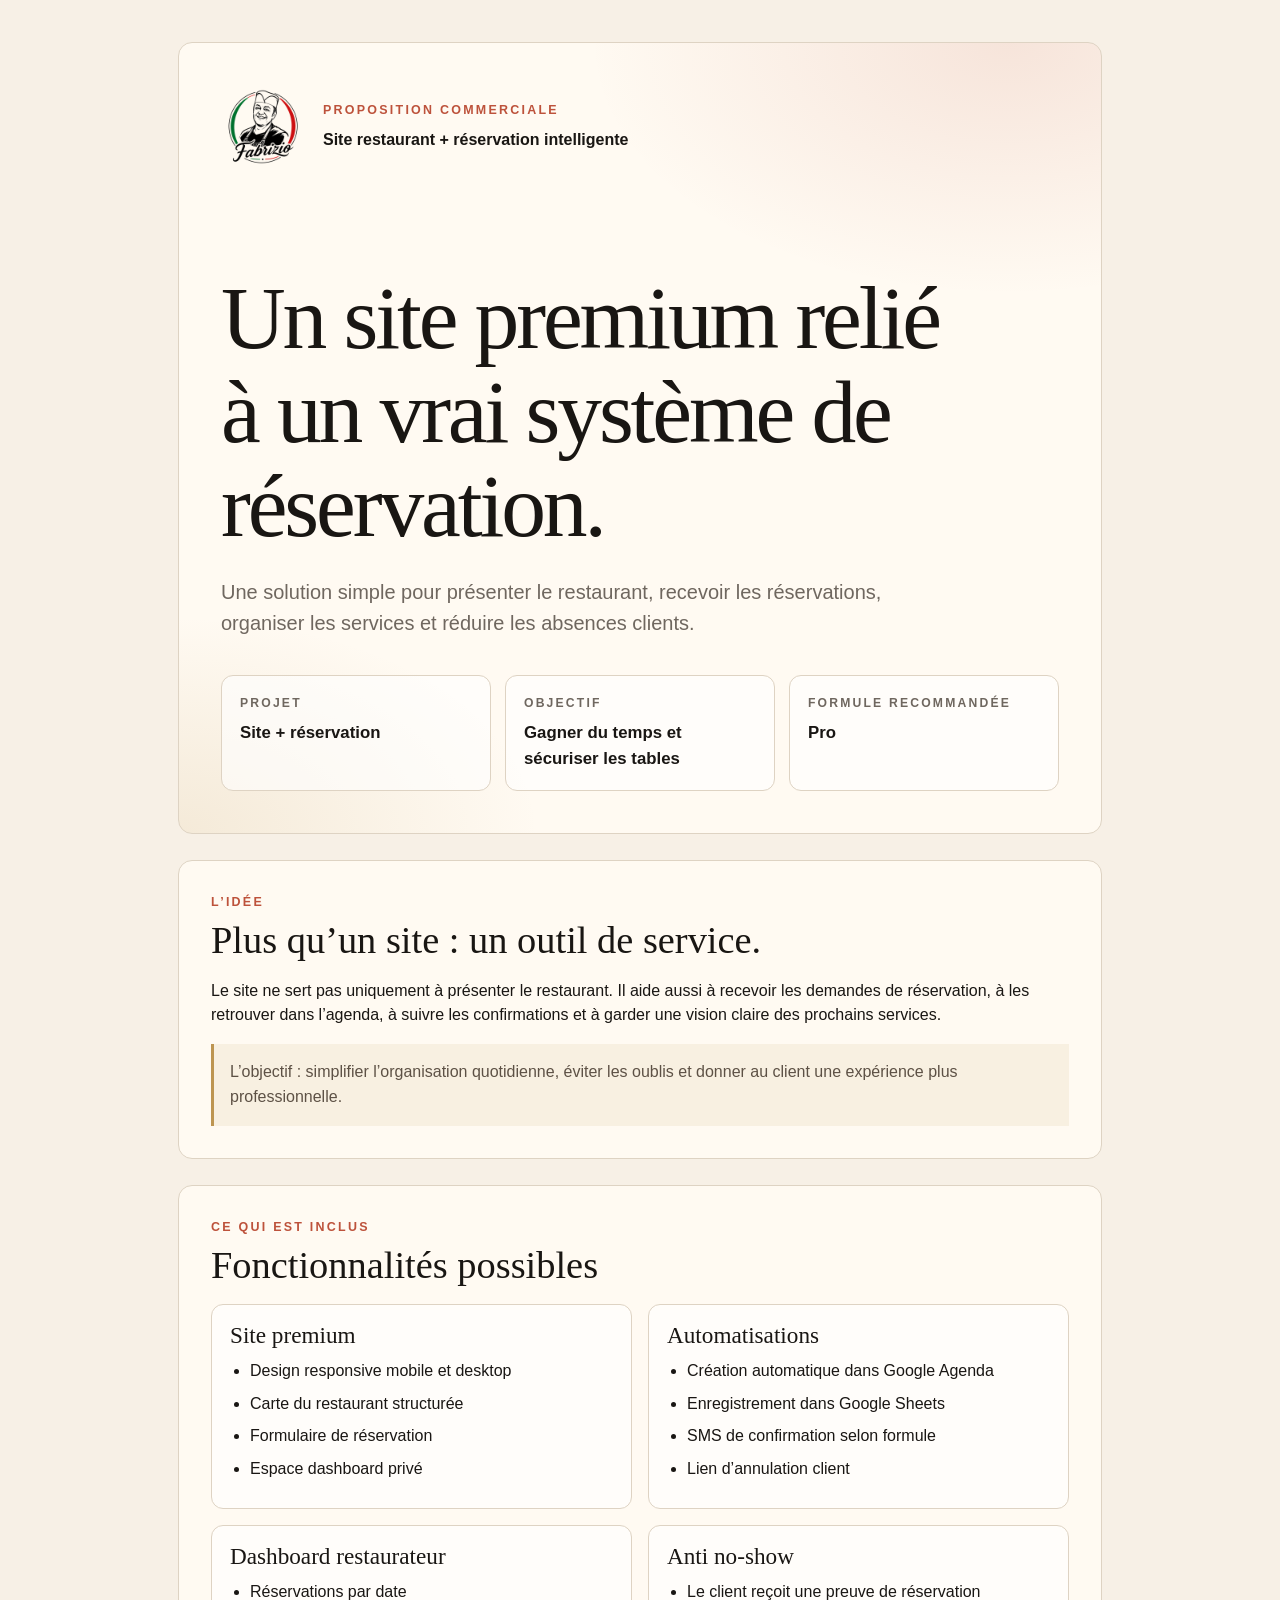
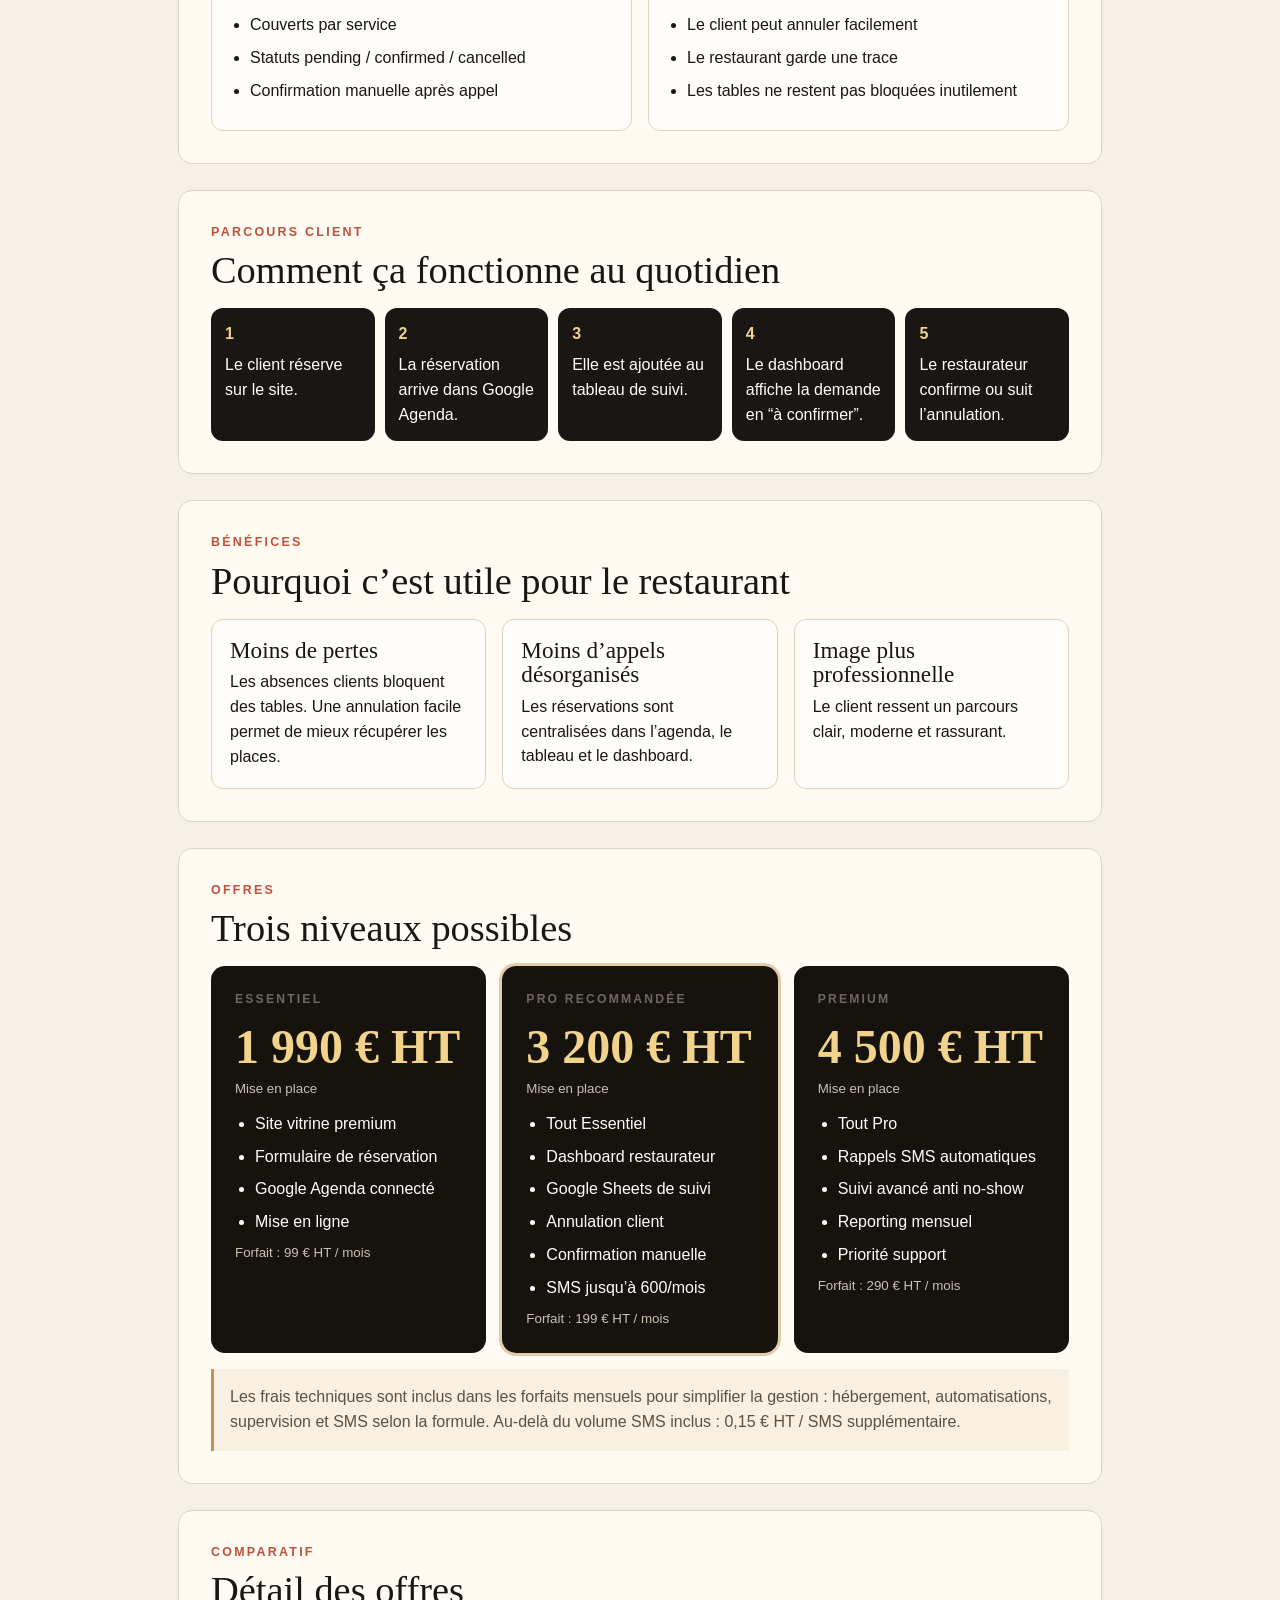
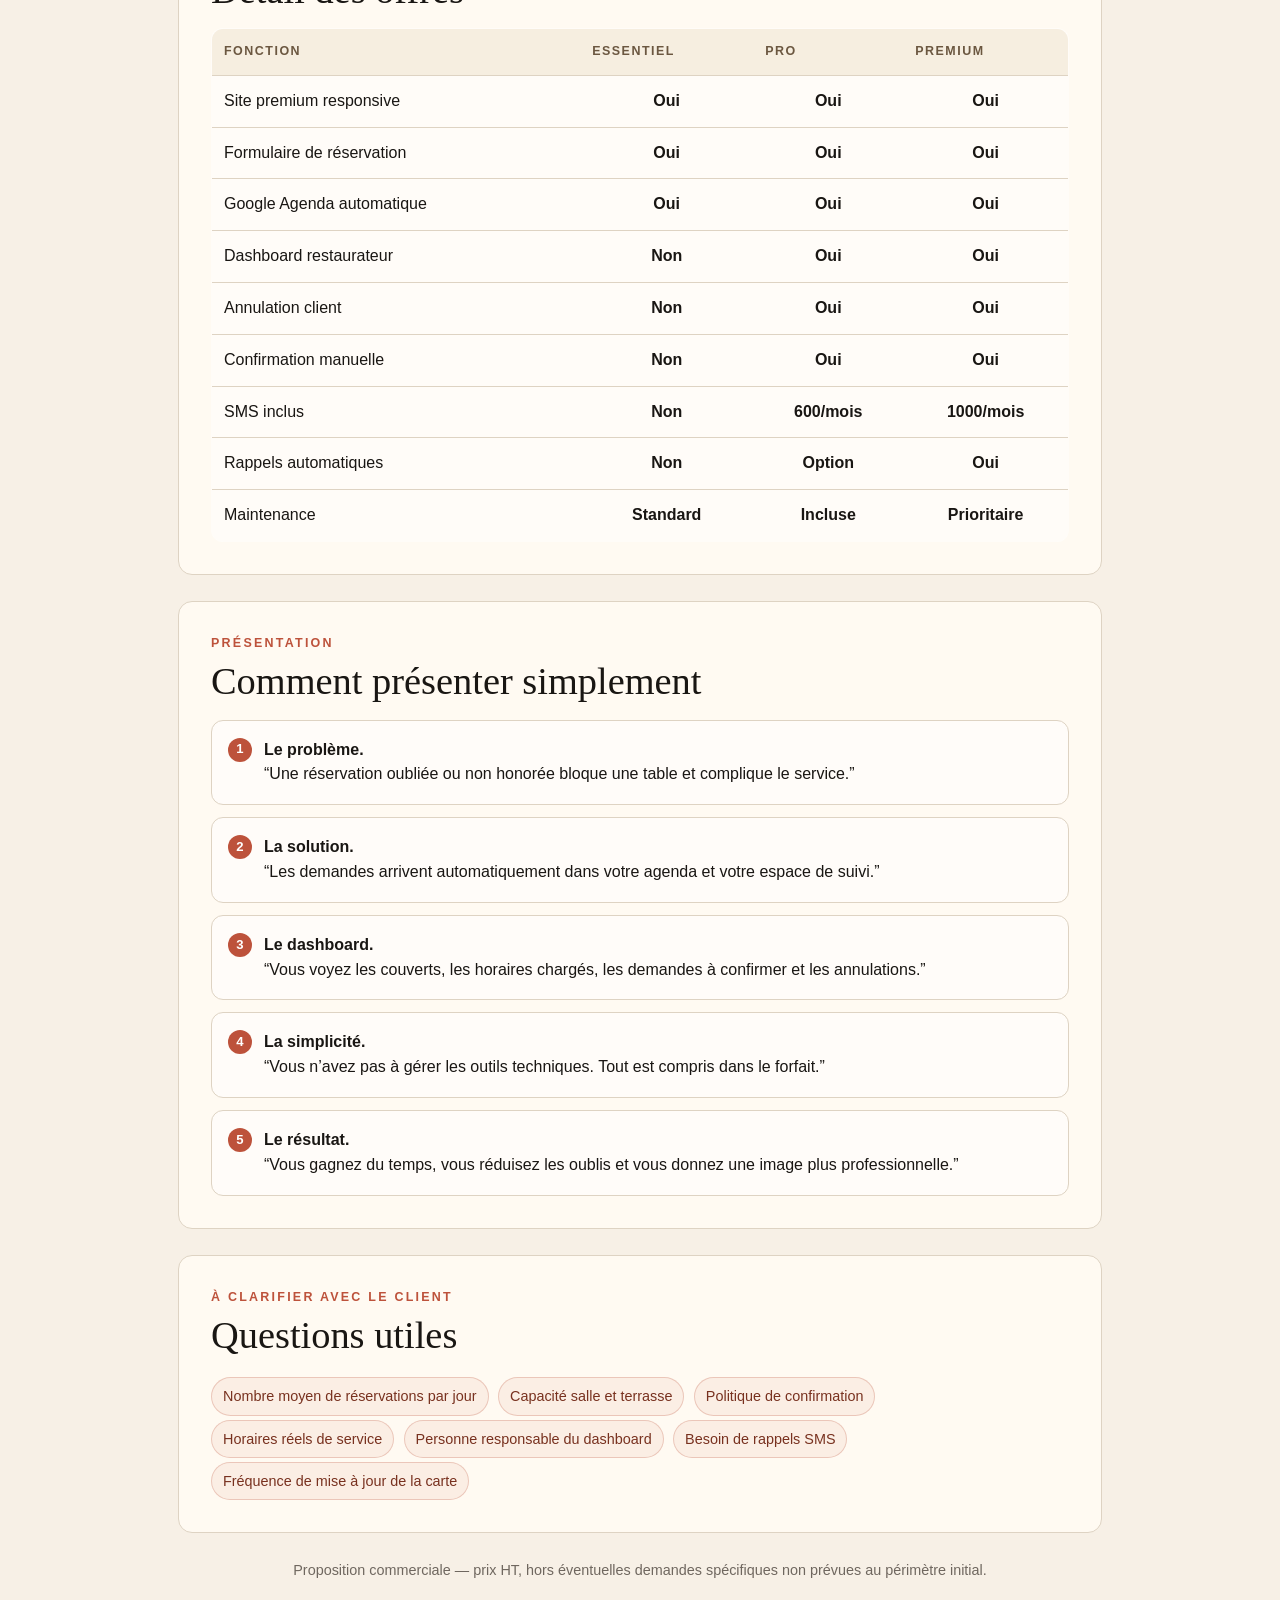
<file: dossier-rdv-made-in-italy.html>
<!doctype html>
<html lang="fr">
<head>
<meta charset="utf-8">
<meta name="viewport" content="width=device-width,initial-scale=1">
  <title>Proposition commerciale — Site & réservations restaurant</title>
<link rel="icon" type="image/png" sizes="64x64" href="assets/favicon-64.png">
<link rel="apple-touch-icon" href="assets/apple-touch-icon.png">
<style>
  :root {
    --ink:#191613;
    --muted:#6f675f;
    --paper:#f7f0e6;
    --white:#fffaf2;
    --line:#ded3c3;
    --red:#bd523b;
    --gold:#bd9551;
    --green:#237746;
  }
  * { box-sizing:border-box; }
  body {
    margin:0;
    color:var(--ink);
    background:var(--paper);
    font-family:Inter, -apple-system, BlinkMacSystemFont, "Segoe UI", sans-serif;
    line-height:1.55;
  }
  .page {
    width:min(100%, 980px);
    margin:0 auto;
    padding:42px 28px 64px;
  }
  .cover {
    min-height:88vh;
    display:flex;
    flex-direction:column;
    justify-content:space-between;
    padding:42px;
    border:1px solid var(--line);
    border-radius:14px;
    background:
      radial-gradient(700px 420px at 90% 0%, rgba(189,82,59,.13), transparent 60%),
      radial-gradient(600px 360px at 0% 100%, rgba(189,149,81,.16), transparent 60%),
      var(--white);
  }
  .brand { display:flex; align-items:center; gap:18px; }
  .brand img { width:84px; height:84px; object-fit:contain; }
  .eyebrow {
    margin:0 0 8px;
    color:var(--red);
    letter-spacing:.18em;
    text-transform:uppercase;
    font-size:.78rem;
    font-weight:700;
  }
  h1, h2, h3 { margin:0; line-height:1.05; font-family:Georgia, "Times New Roman", serif; font-weight:500; }
  h1 { max-width:760px; font-size:clamp(3rem, 7vw, 5.6rem); letter-spacing:-.035em; }
  h2 { font-size:2.4rem; margin-bottom:18px; }
  h3 { font-size:1.45rem; margin-bottom:8px; }
  p { margin:0; }
  .lead {
    max-width:680px;
    margin-top:24px;
    font-size:1.25rem;
    color:var(--muted);
  }
  .meta {
    display:grid;
    grid-template-columns:repeat(3, minmax(0,1fr));
    gap:14px;
    margin-top:36px;
  }
  .meta div, .card {
    background:rgba(255,255,255,.62);
    border:1px solid var(--line);
    border-radius:12px;
    padding:18px;
  }
  .meta span, .label {
    display:block;
    color:var(--muted);
    font-size:.76rem;
    letter-spacing:.18em;
    text-transform:uppercase;
    font-weight:700;
  }
  .meta strong { display:block; margin-top:7px; font-size:1.05rem; }
  section {
    margin-top:26px;
    padding:32px;
    border:1px solid var(--line);
    border-radius:14px;
    background:var(--white);
  }
  .grid-2 { display:grid; grid-template-columns:repeat(2, minmax(0,1fr)); gap:16px; }
  .grid-3 { display:grid; grid-template-columns:repeat(3, minmax(0,1fr)); gap:16px; }
  ul { margin:12px 0 0; padding-left:20px; }
  li { margin:8px 0; }
  .pill {
    display:inline-flex;
    align-items:center;
    border:1px solid rgba(189,82,59,.25);
    border-radius:999px;
    padding:7px 11px;
    margin:4px 5px 0 0;
    color:#78311f;
    background:rgba(189,82,59,.07);
    font-size:.9rem;
  }
  .flow {
    display:grid;
    grid-template-columns:repeat(5, minmax(0,1fr));
    gap:10px;
    margin-top:16px;
  }
  .flow div {
    min-height:92px;
    padding:14px;
    border-radius:12px;
    color:white;
    background:var(--ink);
  }
  .flow strong { display:block; margin-bottom:6px; color:#f1d38c; }
  .pricing {
    display:grid;
    grid-template-columns:1fr 1fr;
    gap:18px;
    align-items:stretch;
  }
  .price {
    padding:24px;
    border-radius:14px;
    background:#16130f;
    color:white;
  }
  .price strong {
    display:block;
    margin-top:14px;
    font-family:Georgia, "Times New Roman", serif;
    font-size:3rem;
    line-height:1;
    color:#f1d38c;
  }
  .price small { display:block; margin-top:8px; color:#c9c0b2; }
  .note {
    margin-top:16px;
    padding:16px;
    border-left:3px solid var(--gold);
    background:rgba(189,149,81,.1);
    color:#5d5145;
  }
  .talk-track {
    counter-reset:item;
    display:grid;
    gap:12px;
  }
  .talk-track div {
    position:relative;
    padding:17px 17px 17px 52px;
    border:1px solid var(--line);
    border-radius:12px;
    background:rgba(255,255,255,.56);
  }
  .talk-track div::before {
    counter-increment:item;
    content:counter(item);
    position:absolute;
    left:16px;
    top:17px;
    width:24px;
    height:24px;
    border-radius:999px;
    display:grid;
    place-items:center;
    background:var(--red);
    color:white;
    font-weight:700;
    font-size:.82rem;
  }
  .compare {
    width:100%;
    border-collapse:collapse;
    overflow:hidden;
    border:1px solid var(--line);
    border-radius:12px;
    background:rgba(255,255,255,.5);
  }
  .compare th, .compare td {
    padding:13px 12px;
    border-bottom:1px solid var(--line);
    text-align:left;
  }
  .compare th {
    color:#6b5740;
    background:rgba(189,149,81,.14);
    font-size:.78rem;
    letter-spacing:.12em;
    text-transform:uppercase;
  }
  .compare td:not(:first-child) {
    text-align:center;
    font-weight:700;
  }
  .footer {
    margin-top:26px;
    color:var(--muted);
    font-size:.9rem;
    text-align:center;
  }
  @media (max-width: 760px) {
    .cover, section { padding:24px; }
    .meta, .grid-2, .grid-3, .pricing, .flow { grid-template-columns:1fr; }
  }
  @media print {
    body { background:white; }
    .page { width:100%; padding:0; }
    .cover, section { break-inside:avoid; border-radius:0; border-color:#ddd; }
    section { page-break-inside:avoid; }
  }
</style>
</head>
<body>
<main class="page">
  <article class="cover">
    <div class="brand">
      <img src="assets/logo-couleur-italie-web.png" alt="Fabrizio">
      <div>
        <p class="eyebrow">Proposition commerciale</p>
        <strong>Site restaurant + réservation intelligente</strong>
      </div>
    </div>
    <div>
      <h1>Un site premium relié à un vrai système de réservation.</h1>
      <p class="lead">Une solution simple pour présenter le restaurant, recevoir les réservations, organiser les services et réduire les absences clients.</p>
      <div class="meta">
        <div><span>Projet</span><strong>Site + réservation</strong></div>
        <div><span>Objectif</span><strong>Gagner du temps et sécuriser les tables</strong></div>
        <div><span>Formule recommandée</span><strong>Pro</strong></div>
      </div>
    </div>
  </article>

  <section>
    <p class="eyebrow">L’idée</p>
    <h2>Plus qu’un site : un outil de service.</h2>
    <p>Le site ne sert pas uniquement à présenter le restaurant. Il aide aussi à recevoir les demandes de réservation, à les retrouver dans l’agenda, à suivre les confirmations et à garder une vision claire des prochains services.</p>
    <div class="note">L’objectif : simplifier l’organisation quotidienne, éviter les oublis et donner au client une expérience plus professionnelle.</div>
  </section>

  <section>
    <p class="eyebrow">Ce qui est inclus</p>
    <h2>Fonctionnalités possibles</h2>
    <div class="grid-2">
      <div class="card">
        <h3>Site premium</h3>
        <ul>
          <li>Design responsive mobile et desktop</li>
          <li>Carte du restaurant structurée</li>
          <li>Formulaire de réservation</li>
          <li>Espace dashboard privé</li>
        </ul>
      </div>
      <div class="card">
        <h3>Automatisations</h3>
        <ul>
          <li>Création automatique dans Google Agenda</li>
          <li>Enregistrement dans Google Sheets</li>
          <li>SMS de confirmation selon formule</li>
          <li>Lien d’annulation client</li>
        </ul>
      </div>
      <div class="card">
        <h3>Dashboard restaurateur</h3>
        <ul>
          <li>Réservations par date</li>
          <li>Couverts par service</li>
          <li>Statuts pending / confirmed / cancelled</li>
          <li>Confirmation manuelle après appel</li>
        </ul>
      </div>
      <div class="card">
        <h3>Anti no-show</h3>
        <ul>
          <li>Le client reçoit une preuve de réservation</li>
          <li>Le client peut annuler facilement</li>
          <li>Le restaurant garde une trace</li>
          <li>Les tables ne restent pas bloquées inutilement</li>
        </ul>
      </div>
    </div>
  </section>

  <section>
    <p class="eyebrow">Parcours client</p>
    <h2>Comment ça fonctionne au quotidien</h2>
    <div class="flow">
      <div><strong>1</strong>Le client réserve sur le site.</div>
      <div><strong>2</strong>La réservation arrive dans Google Agenda.</div>
      <div><strong>3</strong>Elle est ajoutée au tableau de suivi.</div>
      <div><strong>4</strong>Le dashboard affiche la demande en “à confirmer”.</div>
      <div><strong>5</strong>Le restaurateur confirme ou suit l’annulation.</div>
    </div>
  </section>

  <section>
    <p class="eyebrow">Bénéfices</p>
    <h2>Pourquoi c’est utile pour le restaurant</h2>
    <div class="grid-3">
      <div class="card"><h3>Moins de pertes</h3><p>Les absences clients bloquent des tables. Une annulation facile permet de mieux récupérer les places.</p></div>
      <div class="card"><h3>Moins d’appels désorganisés</h3><p>Les réservations sont centralisées dans l’agenda, le tableau et le dashboard.</p></div>
      <div class="card"><h3>Image plus professionnelle</h3><p>Le client ressent un parcours clair, moderne et rassurant.</p></div>
    </div>
  </section>

  <section>
    <p class="eyebrow">Offres</p>
    <h2>Trois niveaux possibles</h2>
    <div class="grid-3">
      <div class="price">
        <span class="label">Essentiel</span>
        <strong>1 990 € HT</strong>
        <small>Mise en place</small>
        <ul>
          <li>Site vitrine premium</li>
          <li>Formulaire de réservation</li>
          <li>Google Agenda connecté</li>
          <li>Mise en ligne</li>
        </ul>
        <small>Forfait : 99 € HT / mois</small>
      </div>
      <div class="price" style="outline:3px solid rgba(189,149,81,.45);">
        <span class="label">Pro recommandée</span>
        <strong>3 200 € HT</strong>
        <small>Mise en place</small>
        <ul>
          <li>Tout Essentiel</li>
          <li>Dashboard restaurateur</li>
          <li>Google Sheets de suivi</li>
          <li>Annulation client</li>
          <li>Confirmation manuelle</li>
          <li>SMS jusqu’à 600/mois</li>
        </ul>
        <small>Forfait : 199 € HT / mois</small>
      </div>
      <div class="price">
        <span class="label">Premium</span>
        <strong>4 500 € HT</strong>
        <small>Mise en place</small>
        <ul>
          <li>Tout Pro</li>
          <li>Rappels SMS automatiques</li>
          <li>Suivi avancé anti no-show</li>
          <li>Reporting mensuel</li>
          <li>Priorité support</li>
        </ul>
        <small>Forfait : 290 € HT / mois</small>
      </div>
    </div>
    <div class="note">Les frais techniques sont inclus dans les forfaits mensuels pour simplifier la gestion : hébergement, automatisations, supervision et SMS selon la formule. Au-delà du volume SMS inclus : 0,15 € HT / SMS supplémentaire.</div>
  </section>

  <section>
    <p class="eyebrow">Comparatif</p>
    <h2>Détail des offres</h2>
    <table class="compare">
      <thead>
        <tr>
          <th>Fonction</th>
          <th>Essentiel</th>
          <th>Pro</th>
          <th>Premium</th>
        </tr>
      </thead>
      <tbody>
        <tr><td>Site premium responsive</td><td>Oui</td><td>Oui</td><td>Oui</td></tr>
        <tr><td>Formulaire de réservation</td><td>Oui</td><td>Oui</td><td>Oui</td></tr>
        <tr><td>Google Agenda automatique</td><td>Oui</td><td>Oui</td><td>Oui</td></tr>
        <tr><td>Dashboard restaurateur</td><td>Non</td><td>Oui</td><td>Oui</td></tr>
        <tr><td>Annulation client</td><td>Non</td><td>Oui</td><td>Oui</td></tr>
        <tr><td>Confirmation manuelle</td><td>Non</td><td>Oui</td><td>Oui</td></tr>
        <tr><td>SMS inclus</td><td>Non</td><td>600/mois</td><td>1000/mois</td></tr>
        <tr><td>Rappels automatiques</td><td>Non</td><td>Option</td><td>Oui</td></tr>
        <tr><td>Maintenance</td><td>Standard</td><td>Incluse</td><td>Prioritaire</td></tr>
      </tbody>
    </table>
  </section>

  <section>
    <p class="eyebrow">Présentation</p>
    <h2>Comment présenter simplement</h2>
    <div class="talk-track">
      <div><strong>Le problème.</strong><br>“Une réservation oubliée ou non honorée bloque une table et complique le service.”</div>
      <div><strong>La solution.</strong><br>“Les demandes arrivent automatiquement dans votre agenda et votre espace de suivi.”</div>
      <div><strong>Le dashboard.</strong><br>“Vous voyez les couverts, les horaires chargés, les demandes à confirmer et les annulations.”</div>
      <div><strong>La simplicité.</strong><br>“Vous n’avez pas à gérer les outils techniques. Tout est compris dans le forfait.”</div>
      <div><strong>Le résultat.</strong><br>“Vous gagnez du temps, vous réduisez les oublis et vous donnez une image plus professionnelle.”</div>
    </div>
  </section>

  <section>
    <p class="eyebrow">À clarifier avec le client</p>
    <h2>Questions utiles</h2>
    <div>
      <span class="pill">Nombre moyen de réservations par jour</span>
      <span class="pill">Capacité salle et terrasse</span>
      <span class="pill">Politique de confirmation</span>
      <span class="pill">Horaires réels de service</span>
      <span class="pill">Personne responsable du dashboard</span>
      <span class="pill">Besoin de rappels SMS</span>
      <span class="pill">Fréquence de mise à jour de la carte</span>
    </div>
  </section>

  <p class="footer">Proposition commerciale — prix HT, hors éventuelles demandes spécifiques non prévues au périmètre initial.</p>
</main>
</body>
</html>
</file>
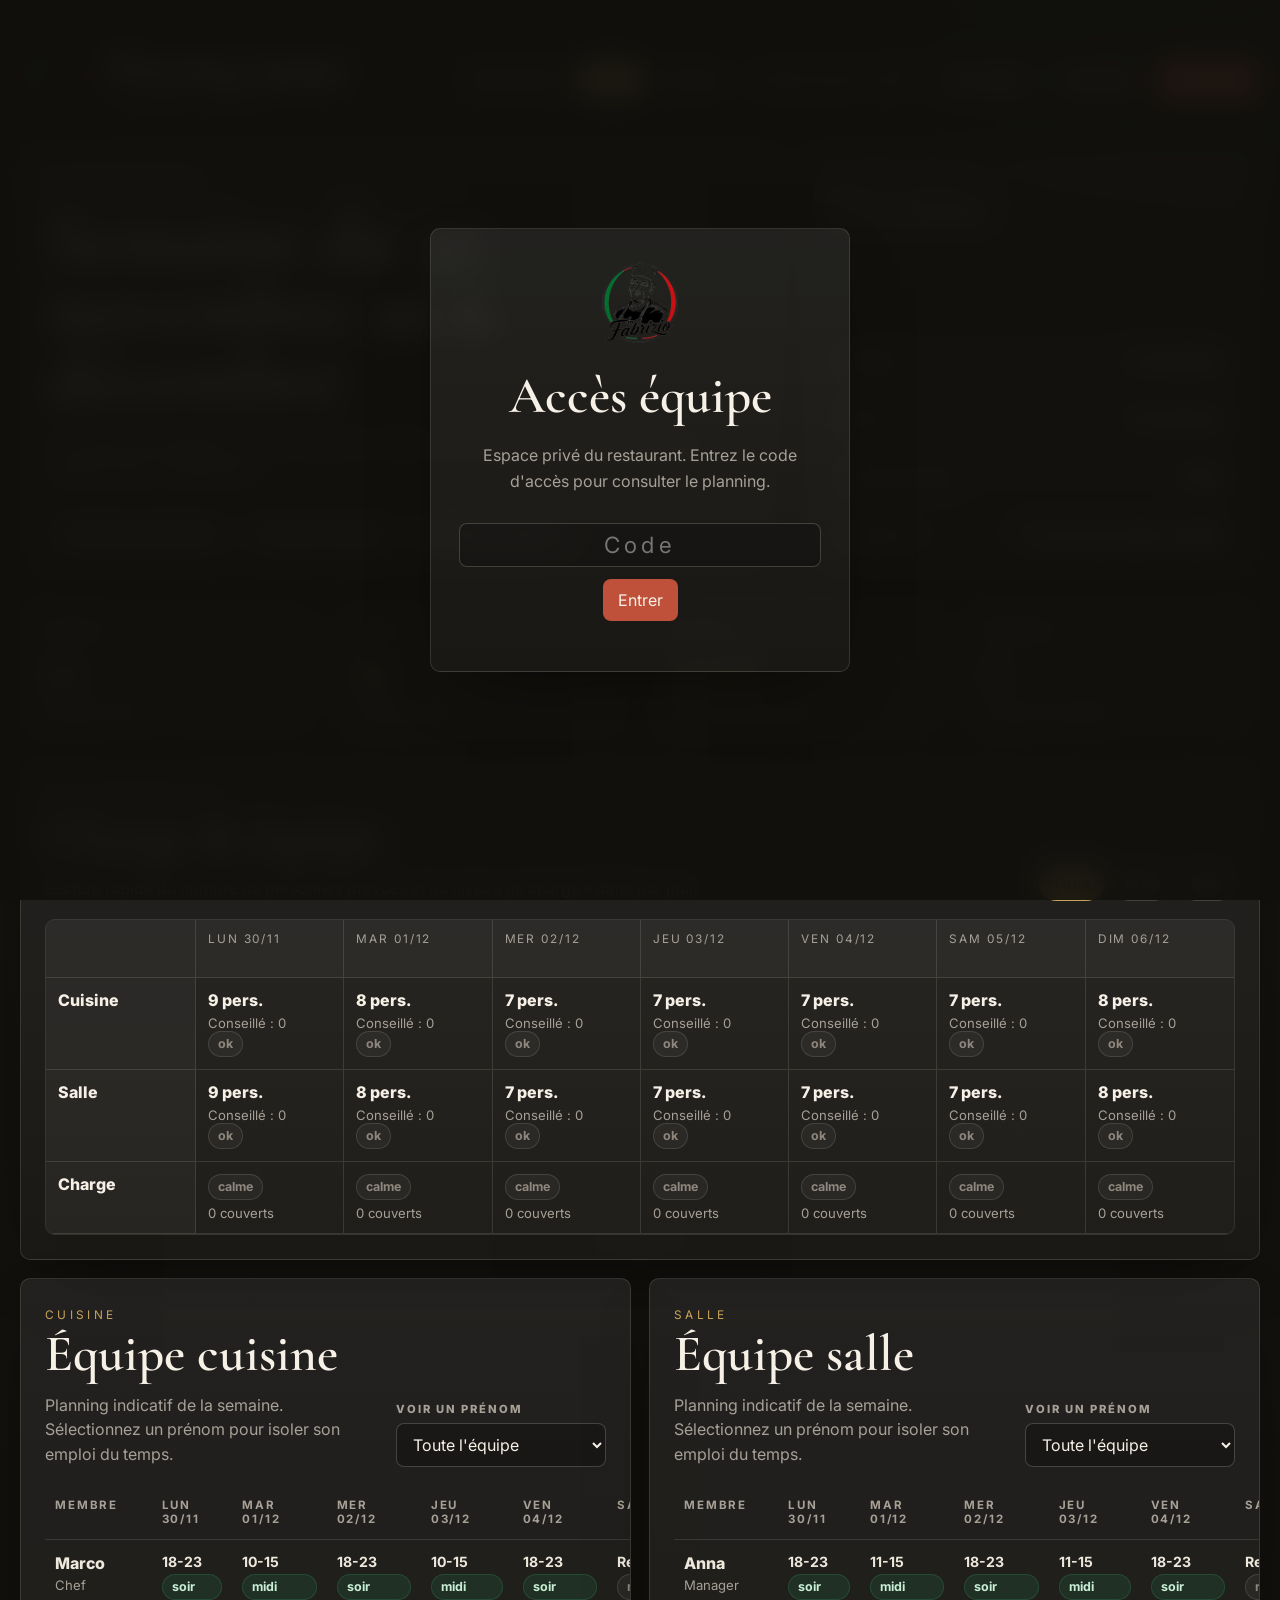
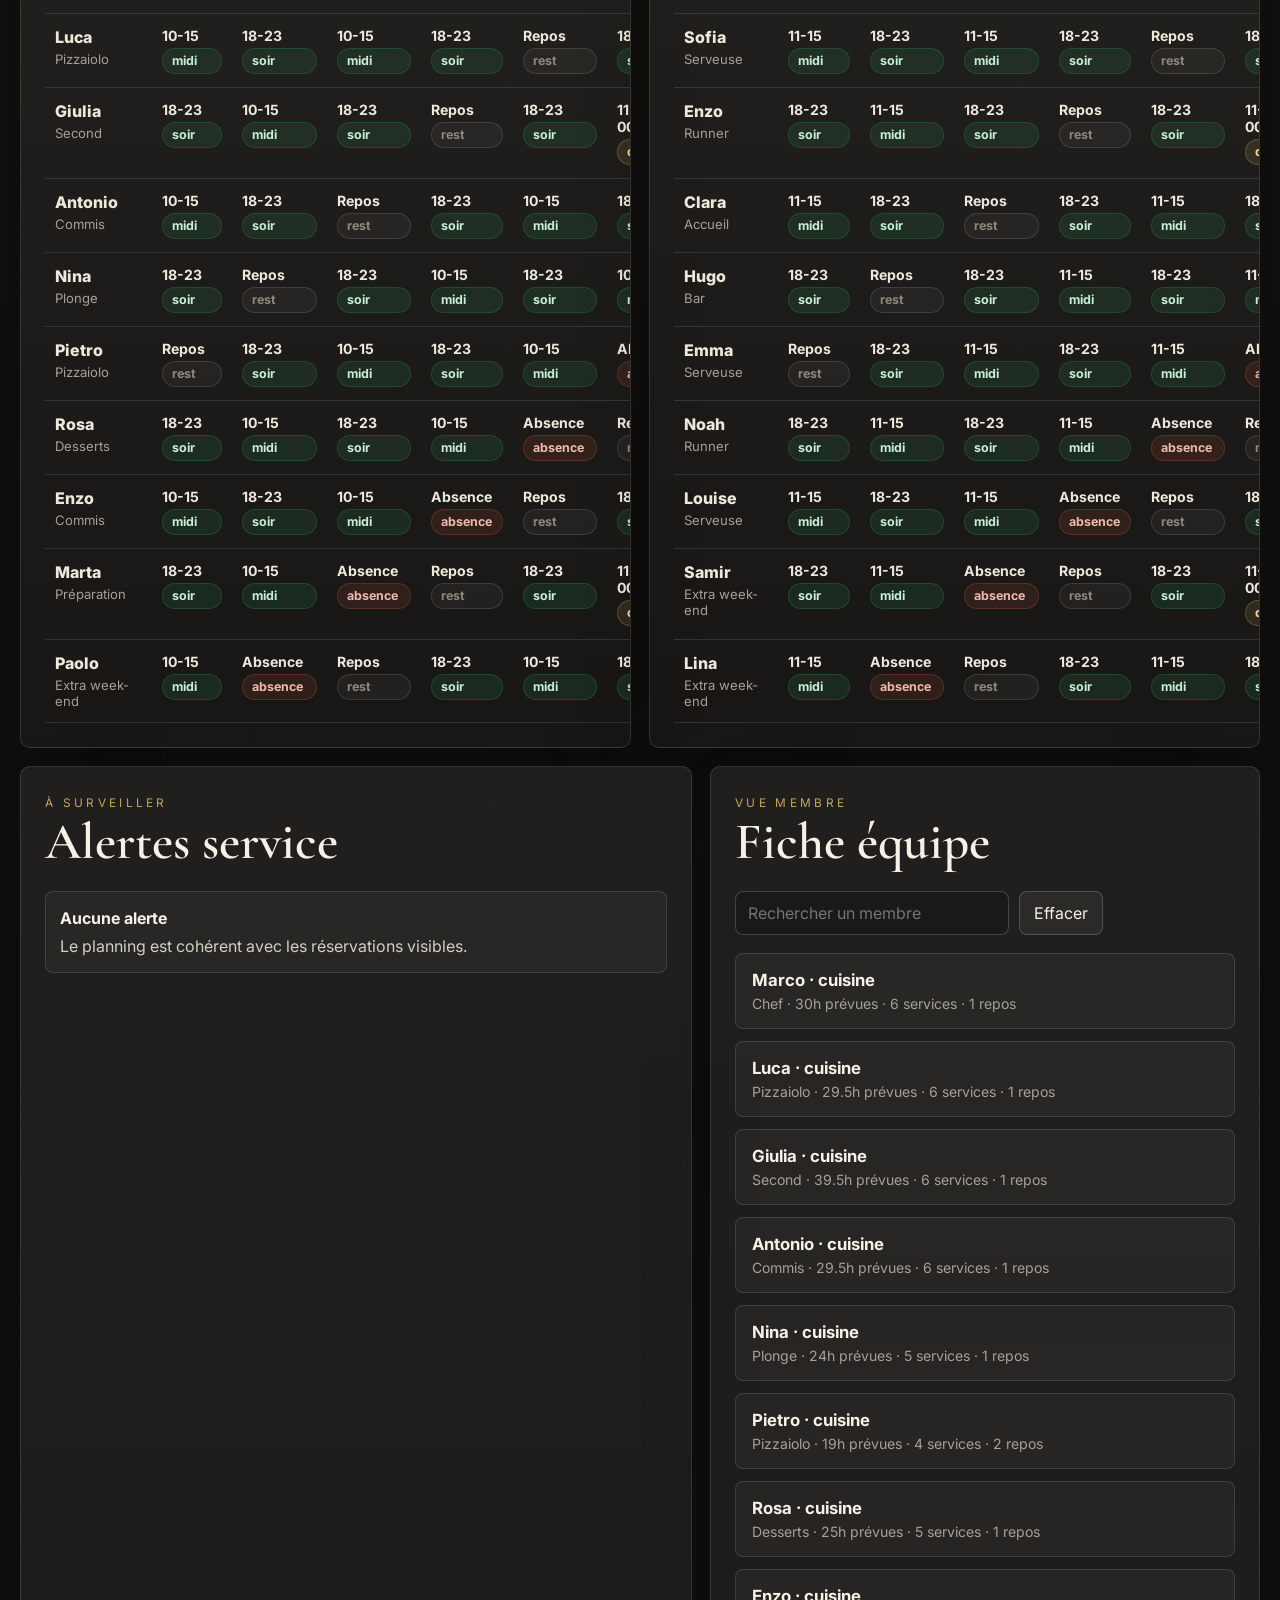
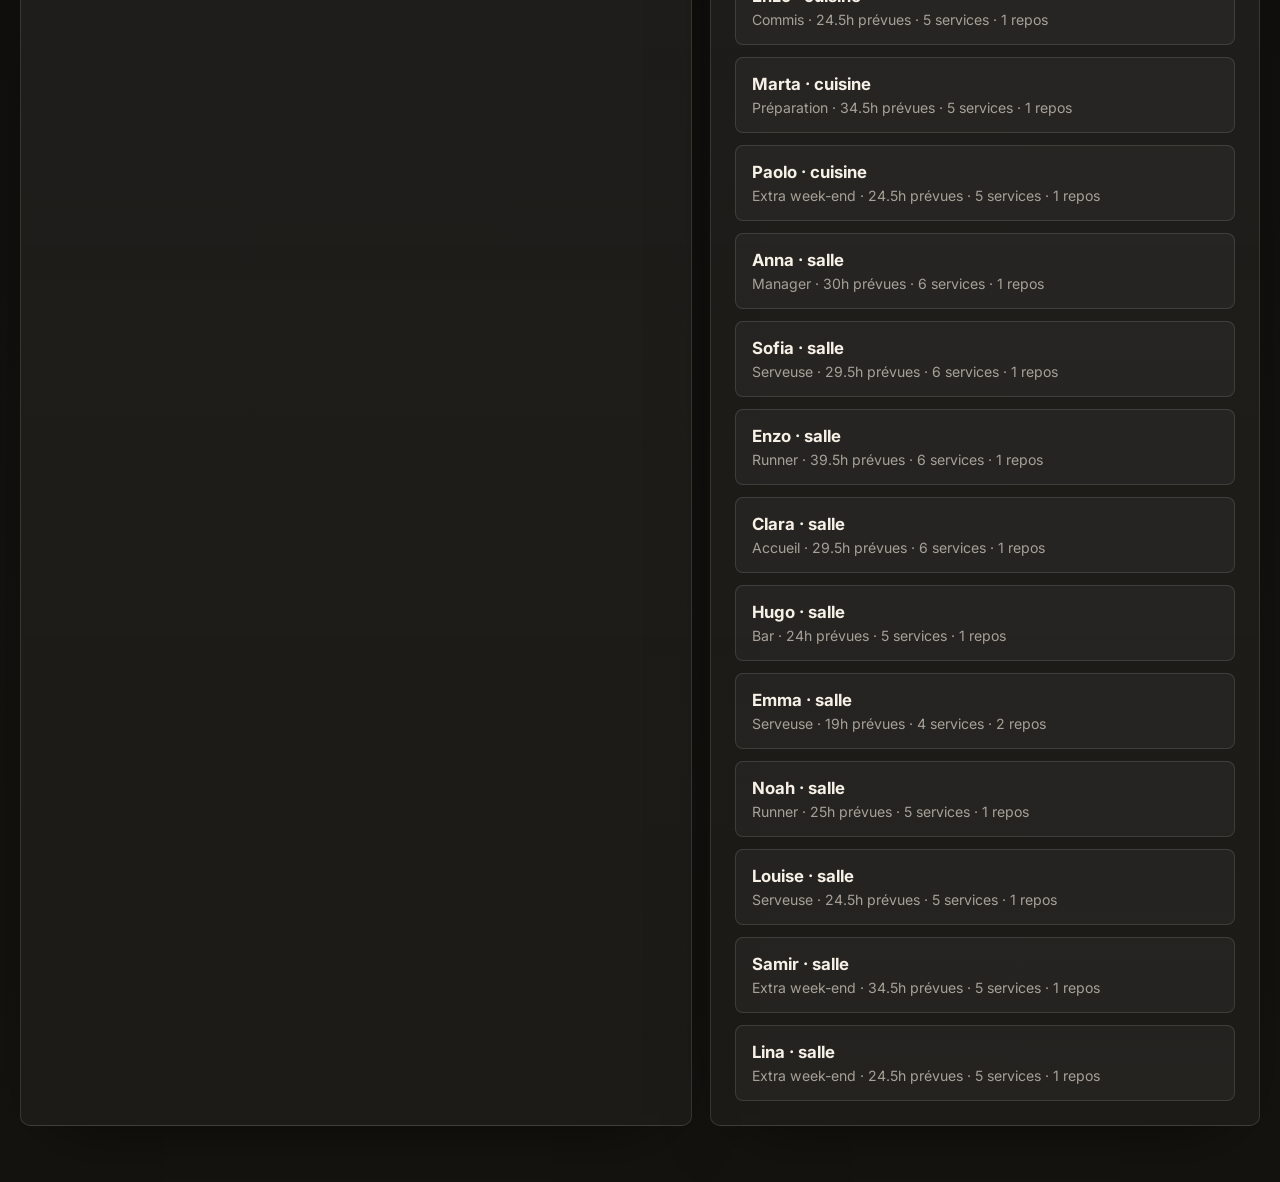
<file: equipe.html>
<!doctype html>
<html lang="fr">
<head>
<meta charset="utf-8" />
<meta name="viewport" content="width=device-width,initial-scale=1,viewport-fit=cover" />
<title>Planning équipe — Made in Italy Lourdes</title>
<meta name="robots" content="noindex,nofollow" />
<meta name="theme-color" content="#11100d" />
<link rel="icon" type="image/png" sizes="64x64" href="assets/favicon-64.png" />
<link rel="apple-touch-icon" href="assets/apple-touch-icon.png" />
<link rel="preconnect" href="https://fonts.googleapis.com" />
<link rel="preconnect" href="https://fonts.gstatic.com" crossorigin />
<link href="https://fonts.googleapis.com/css2?family=Cormorant+Garamond:wght@500;600;700&family=Inter:wght@400;500;600;700&display=swap" rel="stylesheet" />
<style>
  :root {
    --bg:#11100d;
    --panel:#1c1a16;
    --panel-soft:#24211c;
    --muted:#a7a097;
    --line:rgba(247,240,230,.12);
    --line-strong:rgba(247,240,230,.2);
    --gold:#c8a45a;
    --red:#bf513a;
    --green:#2d8a58;
    --blue:#587f9f;
    --cream:#f7f0e6;
    --shadow:0 24px 70px -36px rgba(0,0,0,.72);
  }
  * { box-sizing:border-box; }
  html { min-height:100%; background:var(--bg); }
  body {
    margin:0;
    min-height:100%;
    color:var(--cream);
    font-family:Inter, system-ui, sans-serif;
    background:
      radial-gradient(1000px 460px at 10% -10%, rgba(200,164,90,.18), transparent 62%),
      radial-gradient(760px 380px at 100% 0%, rgba(45,138,88,.13), transparent 60%),
      linear-gradient(180deg, #15130f, #0f0e0c 62%, #15130f);
  }
  body::before {
    content:"";
    position:fixed;
    inset:0;
    pointer-events:none;
    opacity:.18;
    background-image:url("data:image/svg+xml,%3Csvg xmlns='http://www.w3.org/2000/svg' width='220' height='220'%3E%3Cfilter id='n'%3E%3CfeTurbulence type='fractalNoise' baseFrequency='.8' numOctaves='3' stitchTiles='stitch'/%3E%3C/filter%3E%3Crect width='100%25' height='100%25' filter='url(%23n)' opacity='.55'/%3E%3C/svg%3E");
    mix-blend-mode:soft-light;
  }
  button, input, select { font:inherit; }
  a { color:inherit; text-decoration:none; }
  .app { width:min(1240px, calc(100% - 32px)); margin:0 auto; padding:28px 0 56px; }
  .topbar {
    display:flex;
    align-items:center;
    justify-content:space-between;
    gap:20px;
    padding:16px 0 28px;
  }
  .brand { display:flex; align-items:center; gap:14px; min-width:0; }
  .brand img { width:72px; height:72px; object-fit:contain; filter:drop-shadow(0 10px 24px rgba(0,0,0,.45)); }
  .brand-title strong {
    display:block;
    font-family:"Cormorant Garamond", serif;
    font-size:clamp(1.65rem, 3vw, 2.45rem);
    line-height:1;
  }
  .brand-title span {
    display:block;
    margin-top:6px;
    color:var(--muted);
    font-size:.82rem;
    letter-spacing:.28em;
    text-transform:uppercase;
  }
  .actions { display:flex; align-items:center; gap:10px; flex-wrap:wrap; justify-content:flex-end; }
  .top-nav { display:flex; align-items:center; gap:8px; flex-wrap:wrap; }
  .top-nav a {
    min-height:36px;
    display:inline-flex;
    align-items:center;
    padding:0 12px;
    border:1px solid var(--line);
    border-radius:999px;
    color:var(--muted);
    background:rgba(255,255,255,.04);
    font-size:.82rem;
    font-weight:700;
  }
  .top-nav a.active { color:#14110e; border-color:transparent; background:var(--gold); }
  .btn {
    display:inline-flex;
    align-items:center;
    justify-content:center;
    gap:8px;
    min-height:42px;
    padding:0 14px;
    border:1px solid var(--line-strong);
    border-radius:8px;
    color:var(--cream);
    background:rgba(255,255,255,.05);
    cursor:pointer;
  }
  .btn:hover { border-color:rgba(247,240,230,.38); background:rgba(255,255,255,.08); }
  .btn-primary { border-color:transparent; background:var(--red); box-shadow:0 18px 34px -24px rgba(191,81,58,.9); }
  .panel {
    background:linear-gradient(180deg, rgba(255,255,255,.075), rgba(255,255,255,.035));
    border:1px solid var(--line);
    border-radius:10px;
    box-shadow:var(--shadow);
  }
  .kicker { color:var(--gold); font-size:.74rem; letter-spacing:.28em; text-transform:uppercase; }
  h1, h2, h3 { margin:0; font-family:"Cormorant Garamond", serif; font-weight:600; }
  h1 { margin-top:12px; font-size:clamp(2.5rem, 6vw, 5rem); line-height:.9; max-width:780px; }
  h2 { font-size:clamp(2rem, 4vw, 3.2rem); }
  .hero {
    display:grid;
    grid-template-columns:minmax(0, 1.25fr) minmax(280px, .75fr);
    gap:18px;
    align-items:stretch;
    margin-bottom:18px;
  }
  .hero-main { padding:28px; min-height:260px; position:relative; overflow:hidden; }
  .hero-copy { margin:18px 0 0; max-width:700px; color:#d5cec3; font-size:1.02rem; line-height:1.7; }
  .week-tools { display:flex; gap:10px; flex-wrap:wrap; margin-top:26px; position:relative; z-index:1; }
  .field {
    min-height:44px;
    border:1px solid var(--line-strong);
    border-radius:8px;
    color:var(--cream);
    background:rgba(0,0,0,.18);
    padding:0 12px;
    color-scheme:dark;
  }
  .sync-pill {
    display:inline-flex;
    align-items:center;
    min-height:36px;
    padding:0 12px;
    border:1px solid var(--line);
    border-radius:999px;
    color:var(--muted);
    background:rgba(255,255,255,.04);
    font-size:.82rem;
  }
  .summary-card { padding:24px; display:flex; flex-direction:column; justify-content:space-between; }
  .summary-card h2 { font-size:2rem; }
  .summary-list { display:grid; gap:12px; margin-top:22px; }
  .summary-line {
    display:flex;
    justify-content:space-between;
    gap:12px;
    padding:12px;
    border:1px solid var(--line);
    border-radius:8px;
    background:rgba(255,255,255,.04);
    color:#d5cec3;
  }
  .summary-line strong { color:var(--cream); }
  .grid-kpi {
    display:grid;
    grid-template-columns:repeat(4, minmax(0, 1fr));
    gap:14px;
    margin-bottom:18px;
  }
  .kpi { padding:20px; min-height:142px; display:flex; flex-direction:column; justify-content:space-between; }
  .kpi span { color:var(--muted); font-size:.78rem; letter-spacing:.18em; text-transform:uppercase; }
  .kpi strong { font-family:"Cormorant Garamond", serif; font-size:3rem; line-height:1; color:var(--gold); }
  .kpi em { color:var(--muted); font-style:normal; font-size:.86rem; }
  .section { margin-top:18px; }
  .section-head {
    display:flex;
    justify-content:space-between;
    gap:16px;
    align-items:flex-end;
    padding:24px 24px 0;
  }
  .section-head p { margin:8px 0 0; color:var(--muted); line-height:1.55; }
  .filters { display:flex; gap:8px; flex-wrap:wrap; justify-content:flex-end; }
  .filter {
    min-height:36px;
    padding:0 12px;
    border:1px solid var(--line);
    border-radius:999px;
    color:var(--muted);
    background:rgba(255,255,255,.04);
    cursor:pointer;
    font-weight:700;
  }
  .filter.active { color:#14110e; background:var(--gold); border-color:transparent; }
  .week-grid-wrap { overflow:auto; padding:18px 24px 24px; }
  .week-grid {
    display:grid;
    grid-template-columns:150px repeat(7, minmax(112px, 1fr));
    min-width:940px;
    border:1px solid var(--line);
    border-radius:10px;
    overflow:hidden;
  }
  .week-cell {
    min-height:72px;
    padding:12px;
    border-right:1px solid var(--line);
    border-bottom:1px solid var(--line);
    background:rgba(255,255,255,.025);
  }
  .week-cell:nth-child(8n) { border-right:0; }
  .week-cell.head { min-height:58px; color:var(--muted); font-size:.74rem; letter-spacing:.16em; text-transform:uppercase; background:rgba(255,255,255,.055); }
  .week-cell.label { color:var(--cream); font-weight:800; background:rgba(255,255,255,.05); }
  .week-main { display:block; font-weight:800; }
  .week-meta { display:block; margin-top:5px; color:var(--muted); font-size:.82rem; }
  .badge {
    display:inline-flex;
    align-items:center;
    gap:6px;
    min-height:26px;
    border-radius:999px;
    padding:0 9px;
    border:1px solid var(--line);
    color:var(--muted);
    background:rgba(255,255,255,.045);
    font-size:.78rem;
    font-weight:700;
  }
  .badge.ok { color:#c8efd5; background:rgba(45,138,88,.16); border-color:rgba(45,138,88,.3); }
  .badge.warn { color:#f5d58e; background:rgba(200,164,90,.14); border-color:rgba(200,164,90,.3); }
  .badge.danger { color:#efb9ad; background:rgba(191,81,58,.14); border-color:rgba(191,81,58,.3); }
  .badge.rest { color:#8f877e; }
  .team-grid {
    display:grid;
    grid-template-columns:1fr 1fr;
    gap:18px;
    margin-top:18px;
  }
  .team-panel { overflow:hidden; }
  .team-toolbar {
    display:flex;
    justify-content:flex-end;
    align-items:flex-end;
    gap:10px;
    flex-wrap:wrap;
    min-width:210px;
  }
  .member-filter {
    display:grid;
    gap:7px;
    min-width:210px;
  }
  .member-filter label {
    color:var(--muted);
    font-size:.7rem;
    font-weight:800;
    letter-spacing:.18em;
    text-transform:uppercase;
  }
  .member-filter .field {
    width:100%;
    background:rgba(0,0,0,.24);
  }
  .team-table-wrap { overflow:auto; padding:18px 24px 24px; }
  table { width:100%; border-collapse:collapse; min-width:760px; }
  th, td { padding:13px 10px; border-bottom:1px solid var(--line); text-align:left; vertical-align:top; }
  th { color:var(--muted); font-size:.72rem; letter-spacing:.16em; text-transform:uppercase; font-weight:700; }
  td { color:#eee8dc; }
  .member { font-weight:800; }
  .role { display:block; margin-top:4px; color:var(--muted); font-size:.82rem; }
  .shift { display:grid; gap:4px; }
  .shift strong { font-size:.88rem; }
  .main-grid {
    display:grid;
    grid-template-columns:minmax(0, 1.1fr) minmax(310px, .9fr);
    gap:18px;
    margin-top:18px;
  }
  .side-card { padding:24px; }
  .alert-list, .member-list { display:grid; gap:12px; margin-top:18px; }
  .alert {
    padding:14px;
    border-radius:8px;
    border:1px solid var(--line);
    background:rgba(255,255,255,.04);
    color:#d5cec3;
    line-height:1.5;
  }
  .alert strong { color:var(--cream); display:block; margin-bottom:4px; }
  .member-tools { display:flex; gap:10px; flex-wrap:wrap; margin-top:18px; }
  .member-card {
    padding:16px;
    border:1px solid var(--line);
    border-radius:8px;
    background:rgba(255,255,255,.04);
  }
  .member-card strong { display:block; font-size:1.05rem; }
  .member-card span { display:block; margin-top:5px; color:var(--muted); font-size:.88rem; }
  .pin-lock {
    position:fixed;
    inset:0;
    z-index:50;
    display:none;
    align-items:center;
    justify-content:center;
    padding:22px;
    background:rgba(17,16,13,.92);
    backdrop-filter:blur(14px);
  }
  .pin-lock.active { display:flex; }
  .pin-box { width:min(420px, 100%); padding:28px; text-align:center; }
  .pin-box img { width:92px; height:92px; object-fit:contain; margin-bottom:12px; }
  .pin-box p { color:var(--muted); line-height:1.6; }
  .pin-box .field { width:100%; margin:12px 0; text-align:center; font-size:1.4rem; letter-spacing:.2em; }
  .pin-error { min-height:22px; color:#efb9ad; font-size:.9rem; }
  @media (max-width:980px) {
    .topbar, .section-head { align-items:flex-start; flex-direction:column; }
    .actions { justify-content:flex-start; }
    .hero, .main-grid, .team-grid { grid-template-columns:1fr; }
    .grid-kpi { grid-template-columns:repeat(2, minmax(0, 1fr)); }
  }
  @media (max-width:620px) {
    .app { width:min(100% - 22px, 1240px); padding-top:16px; }
    .brand img { width:58px; height:58px; }
    .grid-kpi { grid-template-columns:1fr; }
    h1 { font-size:3rem; }
  }
  @media print {
    body { background:#fff; color:#111; }
    body::before, .pin-lock, .actions, .filters, .member-tools { display:none !important; }
    .app { width:100%; padding:0; }
    .panel { box-shadow:none; border-color:#ddd; background:#fff; color:#111; break-inside:avoid; }
    .team-grid, .main-grid, .hero { grid-template-columns:1fr; }
  }
</style>
</head>
<body>
<div class="pin-lock active" id="pinLock">
  <form class="pin-box panel" id="pinForm">
    <img src="assets/logo-couleur-italie-web.png" alt="Fabrizio">
    <h2>Accès équipe</h2>
    <p>Espace privé du restaurant. Entrez le code d'accès pour consulter le planning.</p>
    <input class="field" id="pinInput" inputmode="numeric" autocomplete="one-time-code" placeholder="Code" maxlength="8" />
    <button class="btn btn-primary" type="submit">Entrer</button>
    <div class="pin-error" id="pinError"></div>
  </form>
</div>

<main class="app" aria-live="polite">
  <header class="topbar">
    <a class="brand" href="index.html#accueil">
      <img src="assets/logo-couleur-italie-web.png" alt="Fabrizio">
      <div class="brand-title">
        <strong>Planning équipe</strong>
        <span>Cuisine & salle</span>
      </div>
    </a>
    <div class="actions">
      <nav class="top-nav" aria-label="Navigation dashboard">
        <a href="dashboard.html">Réservations</a>
        <a class="active" href="equipe.html">Équipe</a>
        <a href="analyse.html">Analyse</a>
      </nav>
      <span class="sync-pill" id="lastSync">Dernière synchro : jamais</span>
      <button class="btn" id="lockBtn" type="button">Verrouiller</button>
      <button class="btn" id="printBtn" type="button">Imprimer</button>
      <button class="btn btn-primary" id="refreshBtn" type="button">Actualiser</button>
    </div>
  </header>

  <section class="hero">
    <div class="hero-main panel">
      <span class="kicker">Semaine équipe</span>
      <h1 id="weekTitle">Planning de la semaine</h1>
      <p class="hero-copy">Vue claire des équipes cuisine et salle, avec alertes de charge selon les réservations visibles dans le dashboard.</p>
      <div class="week-tools">
        <button class="btn" type="button" id="prevWeek">Semaine précédente</button>
        <button class="btn" type="button" id="currentWeek">Semaine actuelle</button>
        <button class="btn" type="button" id="nextWeek">Semaine suivante</button>
      </div>
    </div>
    <aside class="summary-card panel">
      <div>
        <span class="kicker">Résumé rapide</span>
        <h2>État semaine</h2>
      </div>
      <div class="summary-list" id="summaryList"></div>
    </aside>
  </section>

  <section class="grid-kpi">
    <article class="kpi panel">
      <span>Cuisine</span>
      <strong id="kpiKitchen">0</strong>
      <em>membres actifs</em>
    </article>
    <article class="kpi panel">
      <span>Salle</span>
      <strong id="kpiFloor">0</strong>
      <em>membres actifs</em>
    </article>
    <article class="kpi panel">
      <span>Heures</span>
      <strong id="kpiHours">0h</strong>
      <em>prévues cette semaine</em>
    </article>
    <article class="kpi panel">
      <span>Alertes</span>
      <strong id="kpiAlerts">0</strong>
      <em>services à surveiller</em>
    </article>
  </section>

  <section class="section panel">
    <div class="section-head">
      <div>
        <span class="kicker">Vue hebdomadaire</span>
        <h2>Charge & équipe</h2>
        <p>Lecture rapide du nombre de personnes prévues et du niveau de charge estimé par jour.</p>
      </div>
      <div class="filters">
        <button class="filter active" type="button" data-service="all">Tous</button>
        <button class="filter" type="button" data-service="lunch">Midi</button>
        <button class="filter" type="button" data-service="dinner">Soir</button>
      </div>
    </div>
    <div class="week-grid-wrap">
      <div class="week-grid" id="weekGrid"></div>
    </div>
  </section>

  <section class="team-grid" id="teamTables"></section>

  <section class="main-grid">
    <section class="side-card panel">
      <span class="kicker">À surveiller</span>
      <h2>Alertes service</h2>
      <div class="alert-list" id="alertList"></div>
    </section>
    <section class="side-card panel">
      <span class="kicker">Vue membre</span>
      <h2>Fiche équipe</h2>
      <div class="member-tools">
        <input class="field" id="memberSearch" type="search" placeholder="Rechercher un membre" autocomplete="off" />
        <button class="btn" type="button" id="clearSearch">Effacer</button>
      </div>
      <div class="member-list" id="memberList"></div>
    </section>
  </section>
</main>

<script>
const DASHBOARD_PIN = '1130';
const DASHBOARD_FEED_URL = 'https://docs.google.com/spreadsheets/d/e/2PACX-1vQOuHuyjj9W-gBZ6vN7S7VDqPNRHbNbFLBCsO7gUnPSyibAXbfj5cneQ1Smixf0ztrUjW1Ixv5ss2CZ/pub?gid=1472754258&single=true&output=csv';
const staff = [
  { id:'c1', first:'Marco', team:'cuisine', role:'Chef' },
  { id:'c2', first:'Luca', team:'cuisine', role:'Pizzaiolo' },
  { id:'c3', first:'Giulia', team:'cuisine', role:'Second' },
  { id:'c4', first:'Antonio', team:'cuisine', role:'Commis' },
  { id:'c5', first:'Nina', team:'cuisine', role:'Plonge' },
  { id:'c6', first:'Pietro', team:'cuisine', role:'Pizzaiolo' },
  { id:'c7', first:'Rosa', team:'cuisine', role:'Desserts' },
  { id:'c8', first:'Enzo', team:'cuisine', role:'Commis' },
  { id:'c9', first:'Marta', team:'cuisine', role:'Préparation' },
  { id:'c10', first:'Paolo', team:'cuisine', role:'Extra week-end' },
  { id:'s1', first:'Anna', team:'salle', role:'Manager' },
  { id:'s2', first:'Sofia', team:'salle', role:'Serveuse' },
  { id:'s3', first:'Enzo', team:'salle', role:'Runner' },
  { id:'s4', first:'Clara', team:'salle', role:'Accueil' },
  { id:'s5', first:'Hugo', team:'salle', role:'Bar' },
  { id:'s6', first:'Emma', team:'salle', role:'Serveuse' },
  { id:'s7', first:'Noah', team:'salle', role:'Runner' },
  { id:'s8', first:'Louise', team:'salle', role:'Serveuse' },
  { id:'s9', first:'Samir', team:'salle', role:'Extra week-end' },
  { id:'s10', first:'Lina', team:'salle', role:'Extra week-end' }
];
const state = {
  weekStart: getMonday(new Date()),
  reservations: [],
  service: 'all',
  team: 'all',
  memberFilter: {
    cuisine: 'all',
    salle: 'all'
  },
  search: '',
  lastSync: null
};

function byId(id) { return document.getElementById(id); }
function pad(value) { return String(value).padStart(2, '0'); }
function dateKey(date) { return `${date.getFullYear()}-${pad(date.getMonth() + 1)}-${pad(date.getDate())}`; }
function getMonday(date) {
  const copy = new Date(date);
  const day = copy.getDay() || 7;
  copy.setHours(0, 0, 0, 0);
  copy.setDate(copy.getDate() - day + 1);
  return copy;
}
function addDays(date, days) {
  const copy = new Date(date);
  copy.setDate(copy.getDate() + days);
  return copy;
}
function weekDays() {
  return Array.from({ length:7 }, (_, index) => addDays(state.weekStart, index));
}
function formatDay(date) {
  return date.toLocaleDateString('fr-FR', { weekday:'short', day:'2-digit', month:'2-digit' }).replace('.', '');
}
function formatWeekTitle() {
  const days = weekDays();
  return `Semaine du ${days[0].toLocaleDateString('fr-FR', { day:'numeric', month:'long' })} au ${days[6].toLocaleDateString('fr-FR', { day:'numeric', month:'long' })}`;
}
function parseCsvLine(line) {
  const cells = [];
  let current = '';
  let quoted = false;
  for (let i = 0; i < line.length; i += 1) {
    const char = line[i];
    const next = line[i + 1];
    if (char === '"' && quoted && next === '"') {
      current += '"';
      i += 1;
    } else if (char === '"') {
      quoted = !quoted;
    } else if (char === ',' && !quoted) {
      cells.push(current);
      current = '';
    } else {
      current += char;
    }
  }
  cells.push(current);
  return cells;
}
function parseCsv(text) {
  const lines = text.trim().split(/\r?\n/).filter(Boolean);
  if (lines.length < 2) return [];
  const headers = parseCsvLine(lines[0]).map(header => header.trim());
  return lines.slice(1).map(line => {
    const values = parseCsvLine(line);
    return headers.reduce((row, header, index) => {
      row[header] = values[index] || '';
      return row;
    }, {});
  });
}
function normalizeReservation(row) {
  return {
    id: row.id || row.eventId || '',
    date: row.date || '',
    time: row.time || '12:00',
    people: Number(String(row.people || 1).match(/\d+/)?.[0] || 1),
    status: String(row.status || 'pending').trim().toLowerCase()
  };
}
function isActiveReservation(item) {
  return !['cancelled', 'no_show'].includes(item.status);
}
function serviceOfTime(time) {
  if (time >= '11:00' && time < '15:00') return 'lunch';
  return 'dinner';
}
function reservationsForDay(date, service = state.service) {
  const key = dateKey(date);
  return state.reservations
    .filter(item => item.date === key)
    .filter(isActiveReservation)
    .filter(item => service === 'all' || serviceOfTime(item.time) === service);
}
function coversForDay(date, service = state.service) {
  return reservationsForDay(date, service).reduce((sum, item) => sum + item.people, 0);
}
function plannedPeople(team, date, service = state.service) {
  return shiftsFor(team, date, service).filter(shift => shift.type !== 'rest' && shift.type !== 'absence').length;
}
function requiredPeople(team, covers) {
  if (!covers) return 0;
  return Math.max(1, Math.ceil(covers / (team === 'salle' ? 12 : 15)));
}
function loadLevel(covers) {
  if (covers >= 70) return { label:'très fort', className:'danger' };
  if (covers >= 42) return { label:'fort', className:'warn' };
  if (covers >= 18) return { label:'normal', className:'ok' };
  return { label:'calme', className:'rest' };
}
function shiftPattern(member, dayIndex) {
  const weekend = dayIndex >= 5;
  const numeric = Number(member.id.replace(/\D/g, ''));
  if ((numeric + dayIndex) % 6 === 0) return { label:'Repos', type:'rest', hours:0 };
  if ((numeric + dayIndex) % 11 === 0) return { label:'Absence', type:'absence', hours:0 };
  if (weekend && numeric % 3 === 0) return { label:'11-15 · 18-00', type:'double', hours:10 };
  if ((numeric + dayIndex) % 2 === 0) return { label:member.team === 'salle' ? '11-15' : '10-15', type:'midi', hours:4.5 };
  return { label:weekend ? '18-00' : '18-23', type:'soir', hours:weekend ? 6 : 5 };
}
function shiftsFor(team, date, service = state.service) {
  const dayIndex = (date.getDay() + 6) % 7;
  return staff
    .filter(member => member.team === team)
    .map(member => ({ member, ...shiftPattern(member, dayIndex) }))
    .filter(shift => {
      if (service === 'all') return true;
      if (shift.type === 'double') return true;
      if (service === 'lunch') return shift.type === 'midi';
      return shift.type === 'soir';
    });
}
function weekHours() {
  return weekDays().reduce((total, date) => {
    return total + staff.reduce((sum, member) => sum + shiftPattern(member, (date.getDay() + 6) % 7).hours, 0);
  }, 0);
}
function computeAlerts() {
  const alerts = [];
  weekDays().forEach(date => {
    ['lunch', 'dinner'].forEach(service => {
      const covers = coversForDay(date, service);
      if (!covers) return;
      ['salle', 'cuisine'].forEach(team => {
        const planned = plannedPeople(team, date, service);
        const required = requiredPeople(team, covers);
        const label = service === 'lunch' ? 'midi' : 'soir';
        if (planned < required) {
          alerts.push({
            level:'danger',
            title:`${formatDay(date)} ${label} · ${team}`,
            text:`${covers} couverts prévus. ${planned} personne(s) planifiée(s), minimum conseillé : ${required}.`
          });
        } else if (planned >= required + 3 && covers < 25) {
          alerts.push({
            level:'warn',
            title:`${formatDay(date)} ${label} · ${team}`,
            text:`Service calme. ${planned} personne(s) planifiée(s) pour ${covers} couverts.`
          });
        }
      });
    });
  });
  return alerts;
}
async function loadReservations() {
  try {
    const separator = DASHBOARD_FEED_URL.includes('?') ? '&' : '?';
    const response = await fetch(`${DASHBOARD_FEED_URL}${separator}_=${Date.now()}`, { cache:'no-store' });
    if (!response.ok) throw new Error('Flux indisponible');
    state.reservations = parseCsv(await response.text()).map(normalizeReservation);
    state.lastSync = new Date();
  } catch (error) {
    state.reservations = [];
    state.lastSync = new Date();
  }
  render();
}
function renderLastSync() {
  byId('lastSync').textContent = state.lastSync
    ? `Dernière synchro : ${state.lastSync.toLocaleTimeString('fr-FR', { hour:'2-digit', minute:'2-digit' })}`
    : 'Dernière synchro : jamais';
}
function renderSummary() {
  const kitchen = staff.filter(member => member.team === 'cuisine').length;
  const floor = staff.filter(member => member.team === 'salle').length;
  const hours = Math.round(weekHours());
  const alerts = computeAlerts();
  const busiest = weekDays()
    .map(date => ({ date, covers: coversForDay(date, 'all') }))
    .sort((a, b) => b.covers - a.covers)[0];
  byId('weekTitle').textContent = formatWeekTitle();
  byId('kpiKitchen').textContent = kitchen;
  byId('kpiFloor').textContent = floor;
  byId('kpiHours').textContent = `${hours}h`;
  byId('kpiAlerts').textContent = alerts.length;
  byId('summaryList').innerHTML = [
    ['Cuisine', `${kitchen} membres`],
    ['Salle', `${floor} membres`],
    ['Heures prévues', `${hours}h`],
    ['Pic prévu', busiest?.covers ? `${formatDay(busiest.date)} · ${busiest.covers} couverts` : 'Pas de réservation visible']
  ].map(([label, value]) => `<div class="summary-line"><span>${escapeHtml(label)}</span><strong>${escapeHtml(value)}</strong></div>`).join('');
}
function renderWeekGrid() {
  const days = weekDays();
  const headers = [''].concat(days.map(formatDay));
  const rows = ['Cuisine', 'Salle', 'Charge'];
  const cells = headers.map(text => `<div class="week-cell head">${escapeHtml(text)}</div>`);
  rows.forEach(row => {
    cells.push(`<div class="week-cell label">${row}</div>`);
    days.forEach(date => {
      const covers = coversForDay(date);
      if (row === 'Charge') {
        const level = loadLevel(covers);
        cells.push(`<div class="week-cell"><span class="badge ${level.className}">${level.label}</span><span class="week-meta">${covers} couverts</span></div>`);
        return;
      }
      const team = row === 'Cuisine' ? 'cuisine' : 'salle';
      const planned = plannedPeople(team, date);
      const required = requiredPeople(team, covers);
      const status = required && planned < required ? 'danger' : required && planned >= required ? 'ok' : 'rest';
      cells.push(`<div class="week-cell"><span class="week-main">${planned} pers.</span><span class="week-meta">Conseillé : ${required}</span><span class="badge ${status}">${status === 'danger' ? 'à compléter' : 'ok'}</span></div>`);
    });
  });
  byId('weekGrid').innerHTML = cells.join('');
}
function renderTeamTables() {
  const teams = state.team === 'all' ? ['cuisine', 'salle'] : [state.team];
  const days = weekDays();
  byId('teamTables').innerHTML = teams.map(team => {
    const teamMembers = staff.filter(member => member.team === team);
    const selectedMember = state.memberFilter[team] || 'all';
    const visibleMembers = selectedMember === 'all'
      ? teamMembers
      : teamMembers.filter(member => member.id === selectedMember);
    return `
    <section class="team-panel panel" data-team-panel="${team}">
      <div class="section-head">
        <div>
          <span class="kicker">${team === 'cuisine' ? 'Cuisine' : 'Salle'}</span>
          <h2>Équipe ${team === 'cuisine' ? 'cuisine' : 'salle'}</h2>
          <p>Planning indicatif de la semaine. Sélectionnez un prénom pour isoler son emploi du temps.</p>
        </div>
        <div class="team-toolbar">
          <div class="member-filter">
            <label for="memberFilter-${team}">Voir un prénom</label>
            <select class="field" id="memberFilter-${team}" data-member-filter="${team}">
              <option value="all"${selectedMember === 'all' ? ' selected' : ''}>Toute l'équipe</option>
              ${teamMembers.map(member => `<option value="${escapeHtml(member.id)}"${member.id === selectedMember ? ' selected' : ''}>${escapeHtml(member.first)}</option>`).join('')}
            </select>
          </div>
        </div>
      </div>
      <div class="team-table-wrap">
        <table>
          <thead>
            <tr>
              <th>Membre</th>
              ${days.map(day => `<th>${escapeHtml(formatDay(day))}</th>`).join('')}
            </tr>
          </thead>
          <tbody>
            ${visibleMembers.map(member => `
              <tr>
                <td><span class="member">${escapeHtml(member.first)}</span><span class="role">${escapeHtml(member.role)}</span></td>
                ${days.map(day => {
                  const shift = shiftPattern(member, (day.getDay() + 6) % 7);
                  const badge = shift.type === 'rest' ? 'rest' : shift.type === 'absence' ? 'danger' : shift.type === 'double' ? 'warn' : 'ok';
                  return `<td><div class="shift"><strong>${escapeHtml(shift.label)}</strong><span class="badge ${badge}">${escapeHtml(shift.type)}</span></div></td>`;
                }).join('')}
              </tr>
            `).join('')}
          </tbody>
        </table>
      </div>
    </section>
  `;
  }).join('');
}
function renderAlerts() {
  const alerts = computeAlerts();
  byId('alertList').innerHTML = alerts.length
    ? alerts.slice(0, 8).map(alert => `<div class="alert"><strong>${escapeHtml(alert.title)}</strong>${escapeHtml(alert.text)}</div>`).join('')
    : '<div class="alert"><strong>Aucune alerte</strong>Le planning est cohérent avec les réservations visibles.</div>';
}
function renderMembers() {
  const query = state.search.toLowerCase();
  const visible = staff
    .filter(member => state.team === 'all' || member.team === state.team)
    .filter(member => {
      const selectedMember = state.memberFilter[member.team] || 'all';
      return selectedMember === 'all' || selectedMember === member.id;
    })
    .filter(member => !query || `${member.first} ${member.role} ${member.team}`.toLowerCase().includes(query));
  byId('memberList').innerHTML = visible.map(member => {
    const shifts = weekDays().map(day => shiftPattern(member, (day.getDay() + 6) % 7));
    const hours = shifts.reduce((sum, shift) => sum + shift.hours, 0);
    const services = shifts.filter(shift => shift.hours > 0).length;
    const rests = shifts.filter(shift => shift.type === 'rest').length;
    return `<article class="member-card">
      <strong>${escapeHtml(member.first)} · ${escapeHtml(member.team)}</strong>
      <span>${escapeHtml(member.role)} · ${hours}h prévues · ${services} services · ${rests} repos</span>
    </article>`;
  }).join('');
}
function render() {
  renderLastSync();
  renderSummary();
  renderWeekGrid();
  renderTeamTables();
  renderAlerts();
  renderMembers();
}
function unlock() {
  sessionStorage.setItem('madeItalyTeamUnlocked', 'true');
  byId('pinLock').classList.remove('active');
}
function cleanPin(value) {
  return String(value || '').replace(/\D/g, '');
}
function checkPin() {
  const pin = cleanPin(byId('pinInput').value);
  byId('pinInput').value = pin;
  byId('pinError').textContent = '';
  if (pin === DASHBOARD_PIN) {
    unlock();
    return true;
  }
  return false;
}
function escapeHtml(value) {
  return String(value).replace(/[&<>"']/g, char => ({
    '&':'&amp;', '<':'&lt;', '>':'&gt;', '"':'&quot;', "'":'&#039;'
  }[char]));
}

byId('prevWeek').addEventListener('click', () => {
  state.weekStart = addDays(state.weekStart, -7);
  render();
});
byId('currentWeek').addEventListener('click', () => {
  state.weekStart = getMonday(new Date());
  render();
});
byId('nextWeek').addEventListener('click', () => {
  state.weekStart = addDays(state.weekStart, 7);
  render();
});
document.querySelectorAll('[data-service]').forEach(button => {
  button.addEventListener('click', () => {
    state.service = button.dataset.service;
    document.querySelectorAll('[data-service]').forEach(item => item.classList.toggle('active', item === button));
    render();
  });
});
byId('teamTables').addEventListener('change', event => {
  const team = event.target.dataset.memberFilter;
  if (!team) return;
  state.memberFilter[team] = event.target.value;
  renderTeamTables();
  renderMembers();
});
byId('memberSearch').addEventListener('input', event => {
  state.search = event.target.value.trim();
  renderMembers();
});
byId('clearSearch').addEventListener('click', () => {
  state.search = '';
  byId('memberSearch').value = '';
  renderMembers();
});
byId('refreshBtn').addEventListener('click', loadReservations);
byId('printBtn').addEventListener('click', () => window.print());
byId('lockBtn').addEventListener('click', () => {
  sessionStorage.removeItem('madeItalyTeamUnlocked');
  byId('pinInput').value = '';
  byId('pinLock').classList.add('active');
});
byId('pinForm').addEventListener('submit', event => {
  event.preventDefault();
  if (checkPin()) return;
  byId('pinError').textContent = 'Code incorrect.';
});
byId('pinInput').addEventListener('input', () => {
  byId('pinInput').value = cleanPin(byId('pinInput').value);
});
if (sessionStorage.getItem('madeItalyTeamUnlocked') === 'true') unlock();
loadReservations();
</script>
</body>
</html>
</file>
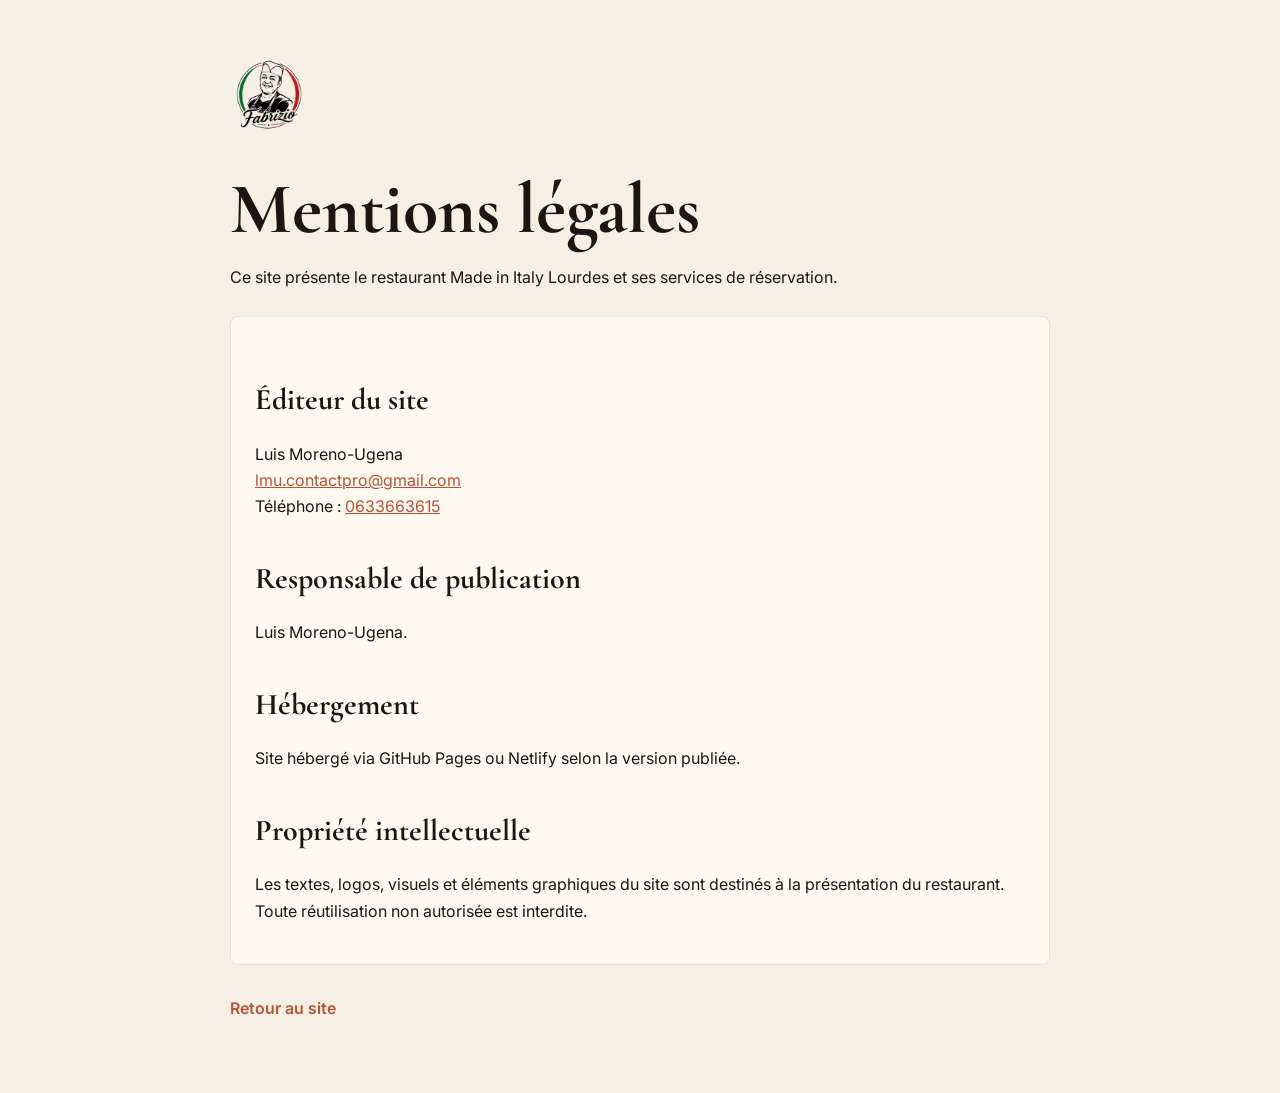
<file: mentions-legales.html>
<!doctype html>
<html lang="fr">
<head>
<meta charset="utf-8">
<meta name="viewport" content="width=device-width,initial-scale=1">
<title>Mentions légales — Made in Italy Lourdes</title>
<meta name="robots" content="noindex">
<link rel="icon" type="image/png" sizes="64x64" href="assets/favicon-64.png">
<link rel="apple-touch-icon" href="assets/apple-touch-icon.png">
<link rel="preconnect" href="https://fonts.googleapis.com">
<link rel="preconnect" href="https://fonts.gstatic.com" crossorigin>
<link href="https://fonts.googleapis.com/css2?family=Cormorant+Garamond:wght@500;600&family=Inter:wght@400;500;600&display=swap" rel="stylesheet">
<style>
  body{margin:0;background:#f5efe4;color:#1a1612;font-family:Inter,system-ui,sans-serif;line-height:1.65}
  main{max-width:820px;margin:auto;padding:56px 22px 72px}
  img{height:78px;width:auto}
  h1{font-family:"Cormorant Garamond",Georgia,serif;font-size:clamp(42px,7vw,72px);line-height:.95;margin:34px 0 20px}
  h2{font-family:"Cormorant Garamond",Georgia,serif;font-size:30px;margin:34px 0 8px}
  a{color:#b8533a}
  .card{background:#fffaf0;border:1px solid rgba(26,22,18,.1);border-radius:8px;padding:24px;margin-top:26px}
  .back{display:inline-flex;margin-top:30px;text-decoration:none;font-weight:600}
</style>
</head>
<body>
<main>
  <a href="index.html#accueil"><img src="assets/logo-couleur-italie-web.png" alt="Made in Italy Lourdes"></a>
  <h1>Mentions légales</h1>
  <p>Ce site présente le restaurant Made in Italy Lourdes et ses services de réservation.</p>
  <div class="card">
    <h2>Éditeur du site</h2>
    <p>Luis Moreno-Ugena<br><a href="mailto:lmu.contactpro@gmail.com">lmu.contactpro@gmail.com</a><br>Téléphone : <a href="tel:+33633663615">0633663615</a></p>
    <h2>Responsable de publication</h2>
    <p>Luis Moreno-Ugena.</p>
    <h2>Hébergement</h2>
    <p>Site hébergé via GitHub Pages ou Netlify selon la version publiée.</p>
    <h2>Propriété intellectuelle</h2>
    <p>Les textes, logos, visuels et éléments graphiques du site sont destinés à la présentation du restaurant. Toute réutilisation non autorisée est interdite.</p>
  </div>
  <a class="back" href="index.html#accueil">Retour au site</a>
</main>
</body>
</html>
</file>
